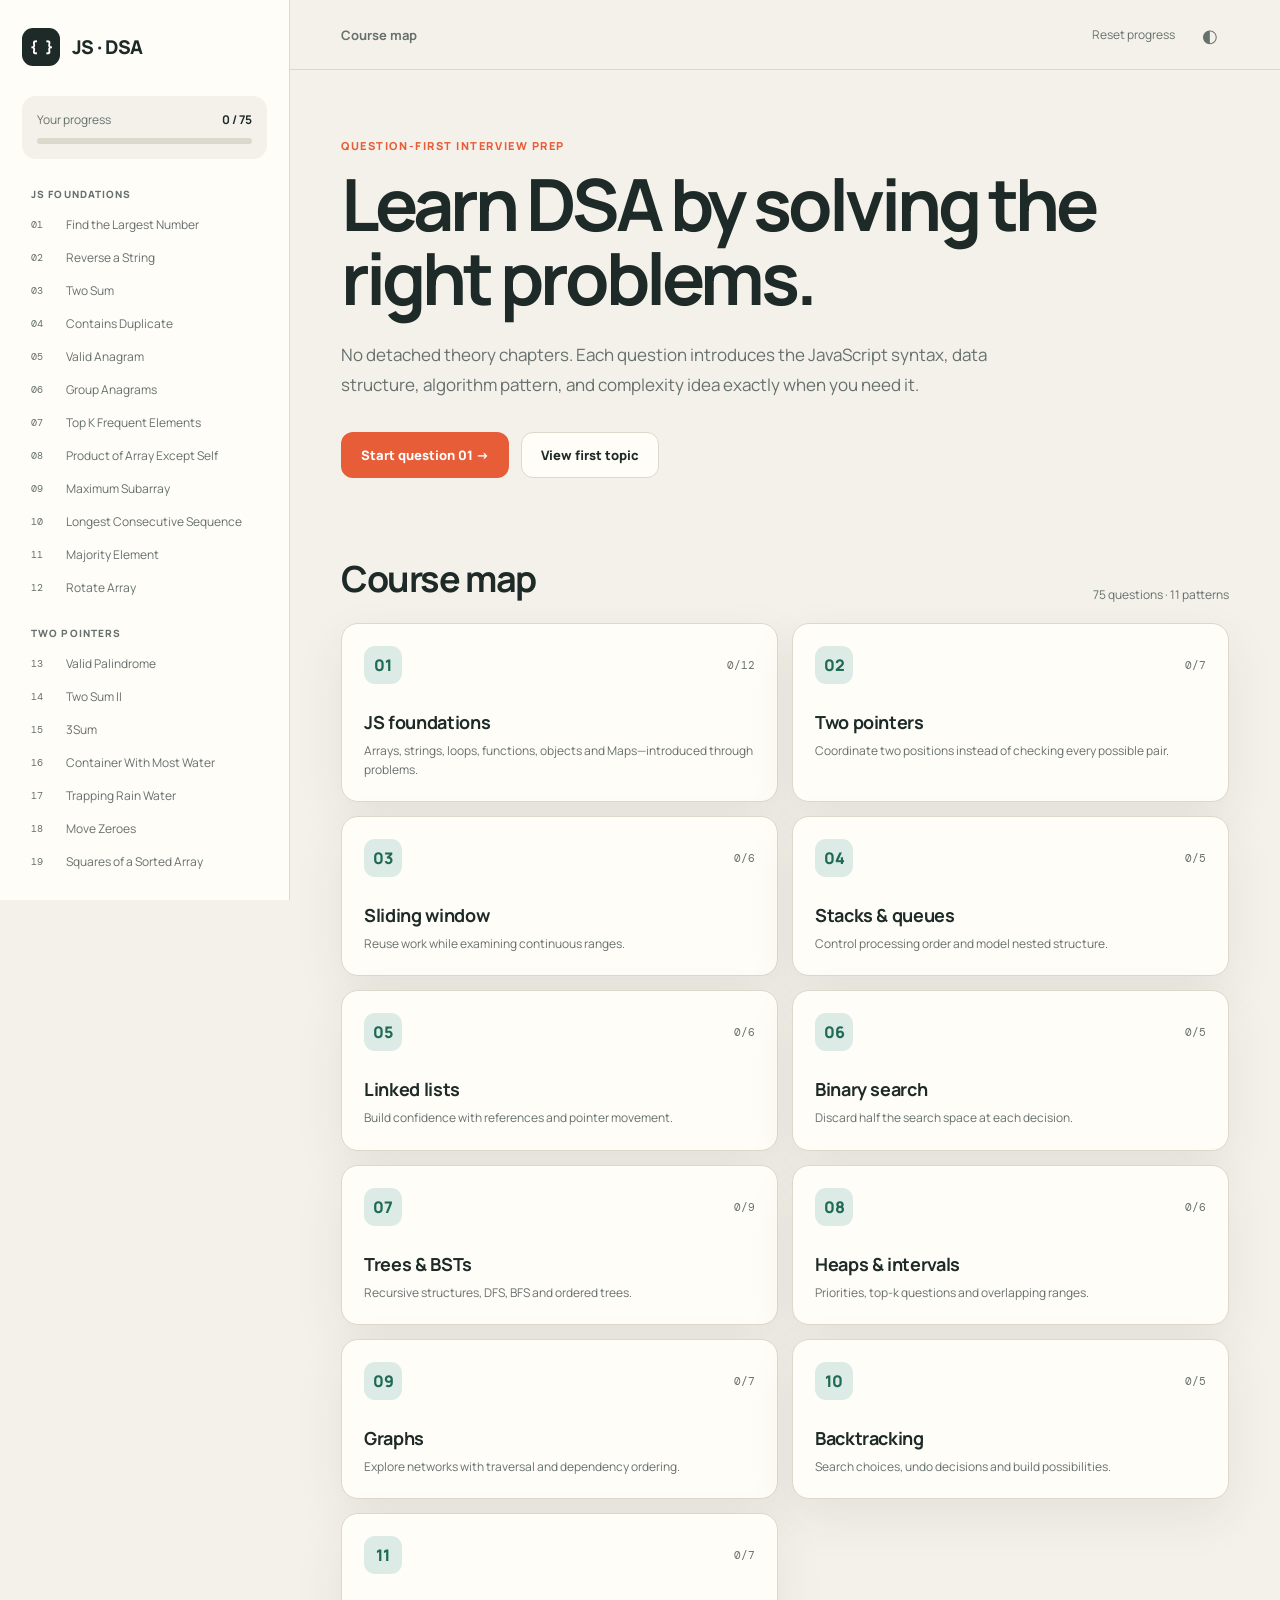
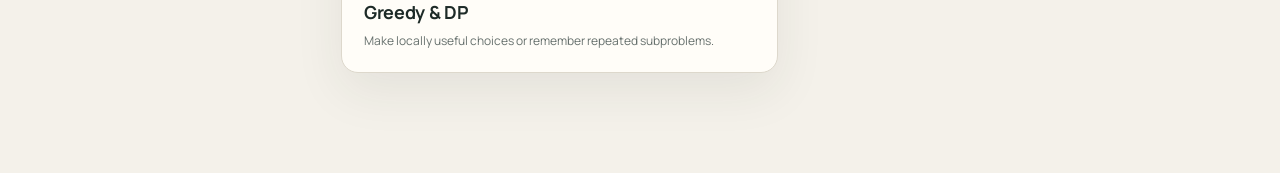
<file: dsa/index.html>
<!doctype html>
<html lang="en">
<head>
  <meta charset="UTF-8" />
  <meta name="viewport" content="width=device-width, initial-scale=1.0" />
  <meta name="description" content="A question-first JavaScript DSA interview course." />
  <title>DSA, one question at a time</title>
  <link rel="preconnect" href="https://fonts.googleapis.com">
  <link rel="preconnect" href="https://fonts.gstatic.com" crossorigin>
  <link href="https://fonts.googleapis.com/css2?family=DM+Mono:wght@400;500&family=Manrope:wght@400;500;600;700;800&display=swap" rel="stylesheet">
  <link rel="stylesheet" href="styles.css" />
</head>
<body>
  <div class="shell">
    <aside class="sidebar" id="sidebar">
      <a class="brand" href="#/">
        <span class="brand-mark">{ }</span>
        <span>JS · DSA</span>
      </a>
      <div class="progress-card">
        <div class="progress-copy"><span>Your progress</span><strong id="progressText">0 / 75</strong></div>
        <div class="progress-track"><span id="progressBar"></span></div>
      </div>
      <nav id="courseNav" aria-label="Course map"></nav>
    </aside>

    <main>
      <header class="topbar">
        <button class="icon-button menu-button" id="menuButton" aria-label="Open course map">☰</button>
        <a href="#/" class="crumb">Course map</a>
        <div class="top-actions">
          <button class="quiet-button" id="resetButton">Reset progress</button>
          <button class="icon-button theme-button" id="themeButton" aria-label="Toggle color theme">◐</button>
        </div>
      </header>
      <div id="app" tabindex="-1"></div>
    </main>
  </div>
  <div class="scrim" id="scrim"></div>
  <script src="questions.js"></script>
  <script src="app.js"></script>
</body>
</html>
</file>
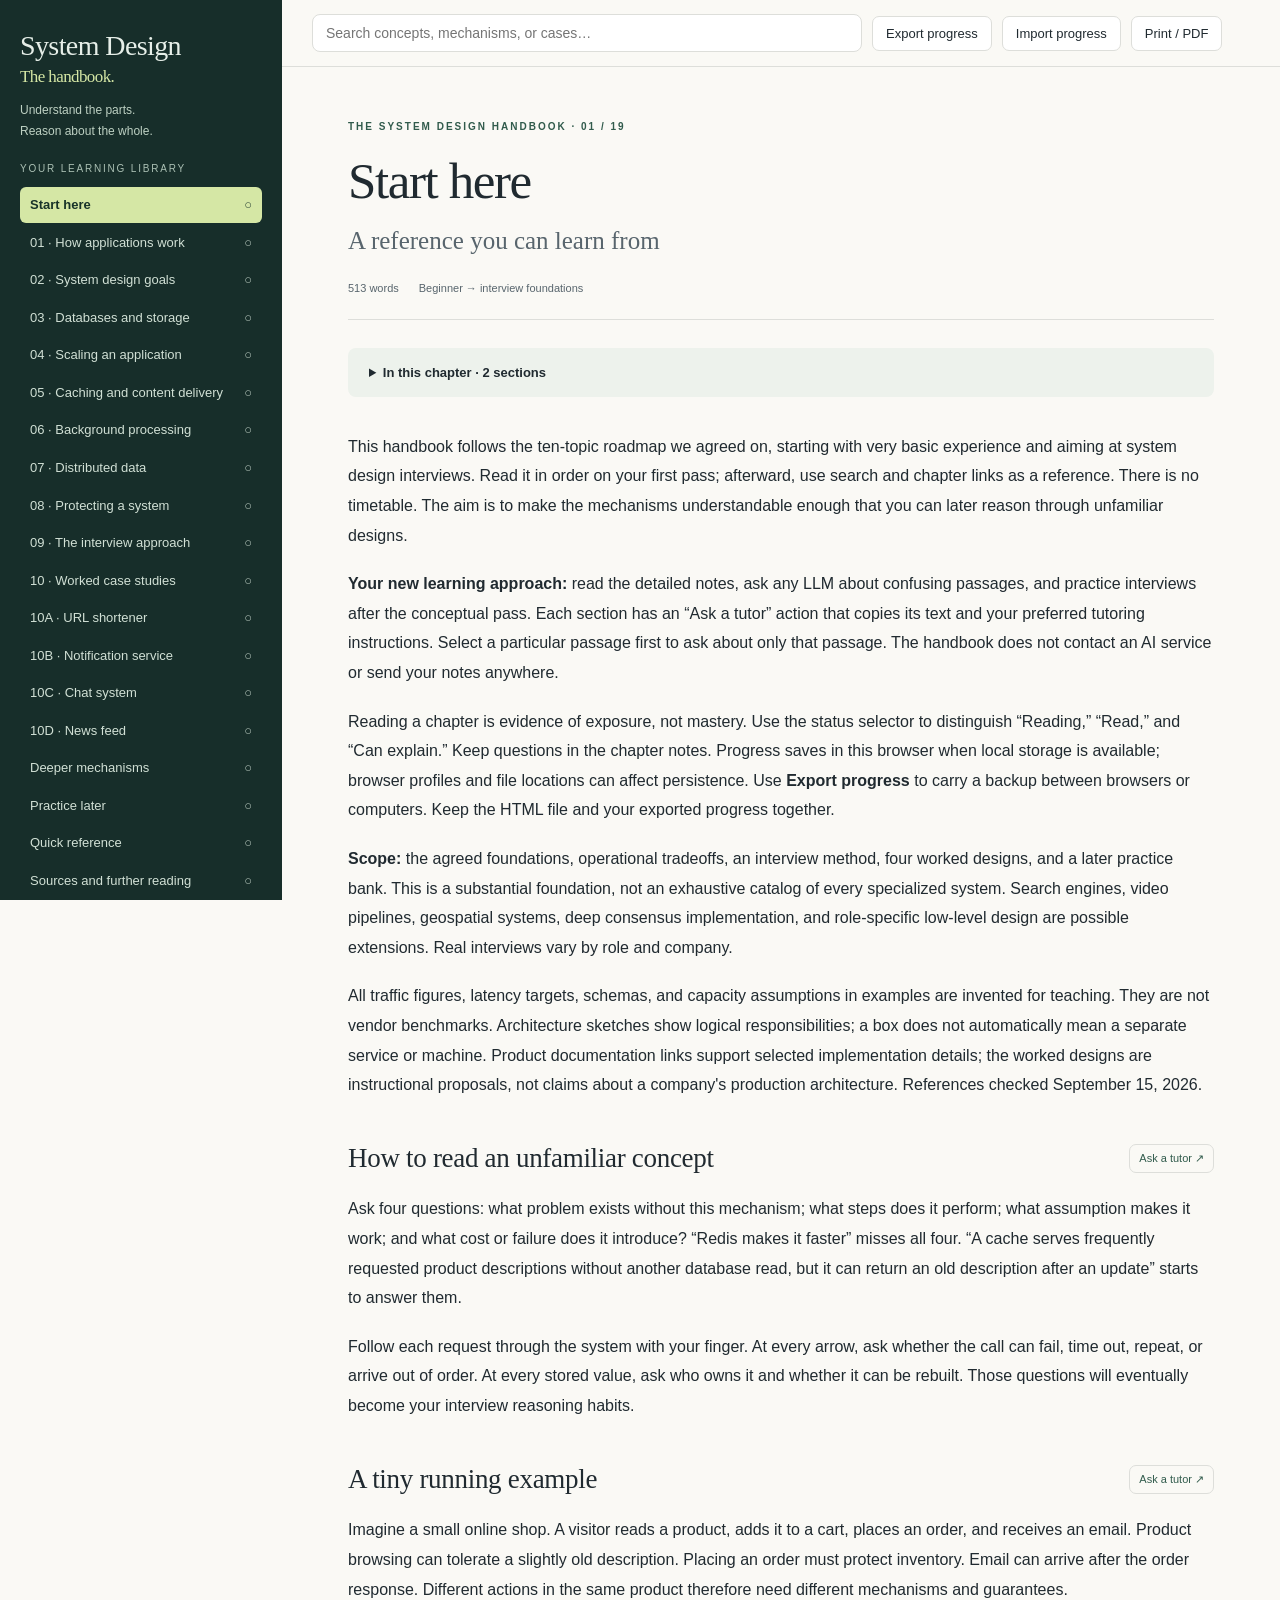
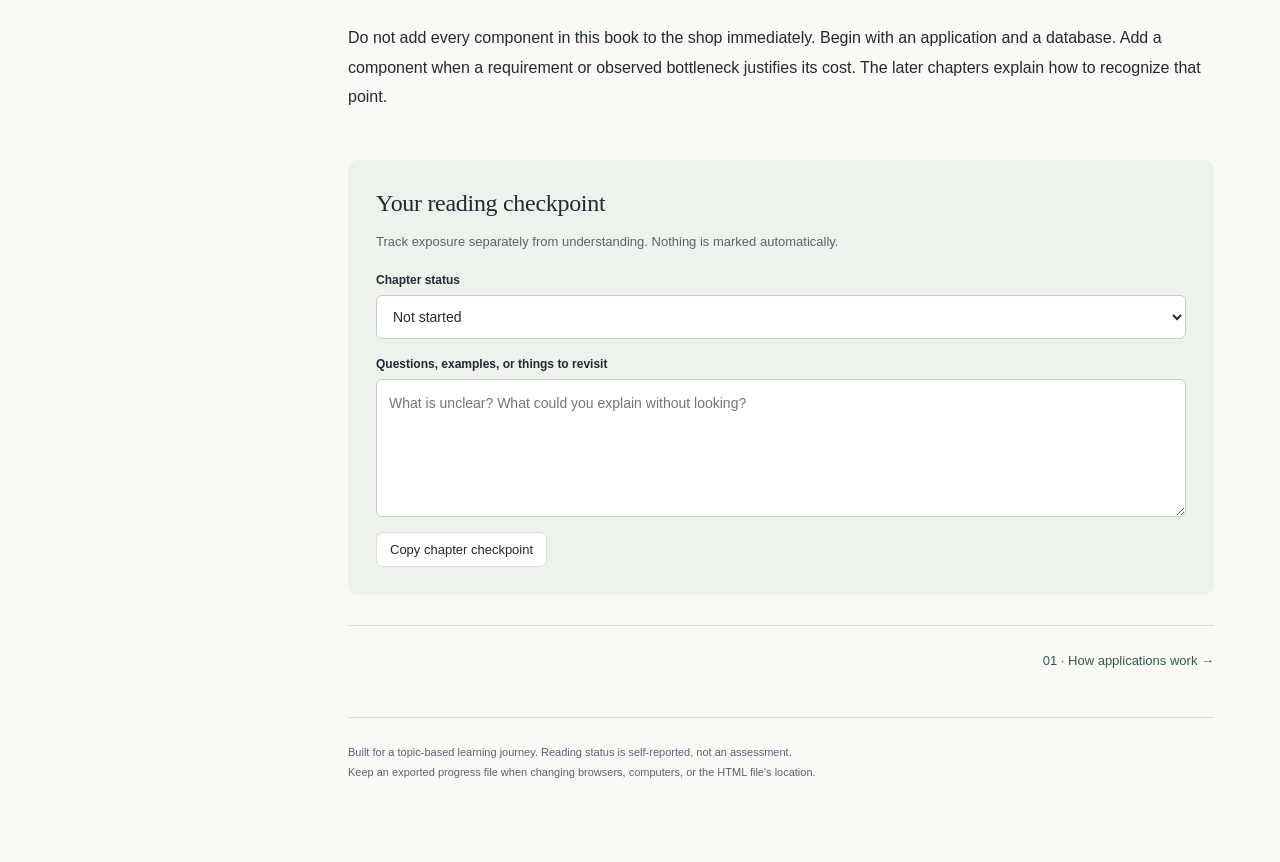
<file: system-design/outputs/system-design-handbook.html>
<!doctype html>
<html lang="en">
<head><meta charset="utf-8"><meta name="viewport" content="width=device-width,initial-scale=1"><meta name="description" content="A portable system design handbook: detailed foundations, worked designs, notes, and AI tutor context."><title>System Design · The Handbook</title>
<style>
:root{--paper:#faf9f5;--card:#fff;--ink:#202a30;--muted:#58656d;--line:#dddeda;--accent:#315b4c;--soft:#edf2ec;--nav:#172e2a;--navtext:#e6eee8;--mono:#f0f1eb;--gold:#d5e7a5;font-family:Inter,ui-sans-serif,-apple-system,BlinkMacSystemFont,"Segoe UI",sans-serif;color:var(--ink);background:var(--paper);font-synthesis:none}*{box-sizing:border-box}body{margin:0}a{color:var(--accent);text-decoration-thickness:1px;text-underline-offset:3px}button,input,select,textarea{font:inherit}button{cursor:pointer}button:focus-visible,a:focus-visible,input:focus-visible,textarea:focus-visible,select:focus-visible,summary:focus-visible{outline:3px solid #b48529;outline-offset:4px}button{border:1px solid var(--line);background:var(--card);color:var(--ink);padding:9px 13px;border-radius:7px;font-size:13px}button:hover{background:var(--soft)}.skip{position:fixed;top:-100px;left:20px;z-index:50;background:white;padding:12px}.skip:focus{top:12px}.sidebar{position:fixed;inset:0 auto 0 0;width:282px;background:var(--nav);color:var(--navtext);padding:30px 20px 20px;overflow:auto;z-index:20}.brand{font-family:Georgia,serif;font-size:28px;line-height:1.12;margin-bottom:14px;letter-spacing:-.6px}.brand small{display:block;font-family:inherit;font-size:17px;color:var(--gold);margin-top:6px}.edition{font-size:10px;letter-spacing:1.8px;text-transform:uppercase;color:#abc0b4;margin:22px 0 13px}.chapter-link{display:flex;justify-content:space-between;gap:8px;text-decoration:none;color:#d1e0d5;padding:9px 10px;font-size:13px;border-radius:6px;line-height:1.35;margin:2px 0}.chapter-link:hover{background:#29423a}.chapter-link.active{background:#d5e7a5;color:#183329;font-weight:650}.nav-state{opacity:.85}.sidebar-foot{border-top:1px solid #41544b;margin-top:20px;padding-top:17px;font-size:12px;color:#b6c9bd;line-height:1.7}.sidebar-foot progress{width:100%;height:5px;accent-color:var(--gold)}.workspace{margin-left:282px}.toolbar{position:sticky;top:0;background:var(--paper);border-bottom:1px solid var(--line);z-index:10;padding:14px 30px;display:flex;align-items:center;gap:10px;flex-wrap:wrap}.search-wrap{position:relative;flex:1;min-width:180px;max-width:550px}.search-wrap input{width:100%;border:1px solid var(--line);background:var(--card);padding:10px 13px;border-radius:8px;color:var(--ink);font-size:14px}.toolbar .menu{display:none}.toolbar label.import{cursor:pointer;border:1px solid var(--line);border-radius:7px;font-size:13px;padding:9px 13px;background:var(--card)}#import{display:none}.content{max-width:990px;margin:auto;padding:54px 62px 80px}.chapter{scroll-margin-top:90px}.chapter[hidden]{display:none}.eyebrow{color:var(--accent);font-size:10px;font-weight:700;letter-spacing:2px;margin-bottom:21px}h1{font-family:Georgia,"Times New Roman",serif;font-size:clamp(34px,4.1vw,51px);line-height:1.1;font-weight:400;letter-spacing:-1.4px;margin:0 0 15px}.subtitle{font-family:Georgia,serif;font-size:25px;line-height:1.35;color:var(--muted);margin:0 0 24px}.chapter-meta{display:flex;gap:20px;font-size:11px;color:var(--muted);padding-bottom:25px;border-bottom:1px solid var(--line)}.chapter-map{background:var(--soft);margin:28px 0 35px;padding:17px 21px;border-radius:8px;font-size:13px}.chapter-map summary{cursor:pointer;font-weight:650}.chapter-map div{display:grid;gap:10px;margin-top:18px;grid-template-columns:1fr 1fr}.chapter-map a{text-decoration:none;line-height:1.5}p,li{font-size:16px;line-height:1.85}p{margin:0 0 19px}strong{font-weight:650}h2{font-family:Georgia,serif;font-weight:400;font-size:27px;line-height:1.25;letter-spacing:-.3px;margin:0}li{padding-left:4px;margin-bottom:9px}ul,ol{padding-left:25px;margin:17px 0 26px}.concept{scroll-margin-top:105px;margin:42px 0}.concept-heading{display:flex;align-items:flex-start;justify-content:space-between;gap:14px;margin-bottom:19px}.ask{flex-shrink:0;color:var(--accent);font-size:11px;padding:7px 9px;margin-top:2px;background:transparent}.table-wrap{overflow-x:auto;margin:24px 0;border:1px solid var(--line);border-radius:7px}table{border-collapse:collapse;width:100%;font-size:13px;line-height:1.7;min-width:480px}th{text-align:left;background:var(--soft);font-weight:650}th,td{padding:13px 16px;vertical-align:top;border-bottom:1px solid var(--line)}tr:last-child td{border-bottom:0}pre{padding:22px;overflow:auto;background:var(--mono);border:1px solid var(--line);border-radius:8px;font-size:12px;line-height:1.8;margin:23px 0;color:var(--ink)}code{font-family:ui-monospace,SFMono-Regular,Consolas,monospace;font-size:.86em;background:var(--mono);padding:2px 4px;border-radius:3px;overflow-wrap:anywhere}pre code{padding:0;font-size:inherit;overflow-wrap:normal;background:transparent}.diagram{background:#edf2e8;color:#203c2e;border-color:#d0ddc6}.learning{padding:28px;background:var(--soft);border-radius:10px;margin:48px 0 30px}.learning h2{font-size:24px;margin-bottom:12px}.learning p{font-size:13px;color:var(--muted)}.learning label{display:block;font-size:12px;font-weight:650;margin:18px 0 8px}.learning select,.learning textarea{display:block;width:100%;border:1px solid #c4cec4;background:var(--card);color:var(--ink);border-radius:6px;padding:12px;font-size:14px;line-height:1.6}.learning textarea{resize:vertical}.learning button{margin-top:15px}.pager{border-top:1px solid var(--line);padding-top:25px;display:flex;justify-content:space-between;gap:25px;font-size:13px;line-height:1.6}.pager a{text-decoration:none}.results{margin-bottom:28px}.results h2{margin-bottom:20px}.result{display:block;text-decoration:none;padding:17px 0;border-bottom:1px solid var(--line)}.result strong{display:block;font-size:17px}.result small{display:block;font-size:11px;color:var(--muted);margin:7px 0}.result p{font-size:13px;color:var(--muted);margin:0;line-height:1.7}.empty{padding:25px;background:var(--soft)}.search-dismiss{margin-bottom:25px}#toast{position:fixed;bottom:24px;left:calc(50% + 100px);transform:translateX(-50%);background:var(--nav);color:#fff;border:1px solid #617f6c;border-radius:9px;padding:13px 20px;font-size:13px;z-index:40;max-width:85vw;box-shadow:0 6px 28px #0002}#toast:empty{display:none}dialog{width:min(740px,93vw);border:1px solid var(--line);border-radius:12px;background:var(--paper);color:var(--ink);padding:28px}dialog::backdrop{background:#10231bb3}dialog h2{margin-bottom:16px}dialog p{font-size:14px}dialog textarea{width:100%;height:310px;font:13px/1.65 ui-monospace,monospace;padding:15px;background:var(--card);color:var(--ink);border:1px solid var(--line);border-radius:6px;resize:vertical}.dialog-actions{display:flex;gap:10px;margin-top:16px}.primary{background:var(--accent);color:white;border-color:var(--accent)}.primary:hover{background:#244d3f}.noscript{padding:18px;background:#ffe8ae;color:#34290d}.print-note{display:none}[hidden]{display:none!important}footer{border-top:1px solid var(--line);padding-top:25px;margin-top:45px;font-size:11px;color:var(--muted);line-height:1.8}.mobile-shade{display:none}
@media(max-width:1100px){.content{padding:40px 34px 70px}.toolbar{padding:12px 24px}.toolbar button,.toolbar label.import{font-size:11px;padding:9px}.sidebar{width:255px}.workspace{margin-left:255px}}
@media(max-width:780px){.sidebar{transform:translateX(-100%);transition:transform .2s;width:282px}.sidebar.open{transform:translateX(0)}.workspace{margin-left:0}.toolbar{padding:12px;gap:7px}.toolbar .menu{display:block}.search-wrap{max-width:none;min-width:170px}.content{padding:32px 22px 55px}.chapter-map div{grid-template-columns:1fr}.concept-heading{flex-wrap:wrap;gap:9px}.concept-heading h2{width:100%}.ask{margin:0}.chapter-meta{flex-wrap:wrap;gap:9px}p,li{font-size:15px}h1{font-size:38px}.subtitle{font-size:22px}pre{padding:16px;font-size:11px}.learning{padding:20px}.mobile-shade.open{display:block;position:fixed;inset:0;background:#0006;z-index:19}#toast{left:50%;width:max-content}.toolbar label.import{display:inline-block}}
@media print{.sidebar,.toolbar,.learning,.ask,.pager,.chapter-map,.results,#toast,dialog,footer,.mobile-shade{display:none!important}.workspace{margin:0}.content{max-width:none;padding:0}.chapter,.chapter[hidden]{display:block!important;break-before:page}.chapter:first-of-type{break-before:auto}.chapter-head{margin-bottom:24px}h1{font-size:30px}h2{font-size:20px}p,li{font-size:10.5pt;line-height:1.55}.concept{margin:23px 0}pre{white-space:pre-wrap;font-size:8pt}table{min-width:0;font-size:9pt}thead{display:table-header-group}tr{break-inside:avoid}.concept-heading{break-after:avoid}.print-note{display:block;font-size:10pt}a{color:inherit}body{background:white}}
</style></head>
<body><a class="skip" href="#main">Skip to reading</a><div class="mobile-shade" id="shade"></div>
<aside class="sidebar" id="sidebar" aria-label="Handbook navigation"><div class="brand">System Design<small>The handbook.</small></div><p style="font-size:12px;line-height:1.7;color:#bdd0c2">Understand the parts.<br>Reason about the whole.</p><div class="edition">Your learning library</div><nav><a class="chapter-link" href="#start" data-chapter="start"><span>Start here</span><span class="nav-state" aria-hidden="true">○</span></a><a class="chapter-link" href="#foundations" data-chapter="foundations"><span>01 · How applications work</span><span class="nav-state" aria-hidden="true">○</span></a><a class="chapter-link" href="#goals" data-chapter="goals"><span>02 · System design goals</span><span class="nav-state" aria-hidden="true">○</span></a><a class="chapter-link" href="#storage" data-chapter="storage"><span>03 · Databases and storage</span><span class="nav-state" aria-hidden="true">○</span></a><a class="chapter-link" href="#scaling" data-chapter="scaling"><span>04 · Scaling an application</span><span class="nav-state" aria-hidden="true">○</span></a><a class="chapter-link" href="#caching" data-chapter="caching"><span>05 · Caching and content delivery</span><span class="nav-state" aria-hidden="true">○</span></a><a class="chapter-link" href="#asynchronous" data-chapter="asynchronous"><span>06 · Background processing</span><span class="nav-state" aria-hidden="true">○</span></a><a class="chapter-link" href="#distributed" data-chapter="distributed"><span>07 · Distributed data</span><span class="nav-state" aria-hidden="true">○</span></a><a class="chapter-link" href="#resilience" data-chapter="resilience"><span>08 · Protecting a system</span><span class="nav-state" aria-hidden="true">○</span></a><a class="chapter-link" href="#interviews" data-chapter="interviews"><span>09 · The interview approach</span><span class="nav-state" aria-hidden="true">○</span></a><a class="chapter-link" href="#cases" data-chapter="cases"><span>10 · Worked case studies</span><span class="nav-state" aria-hidden="true">○</span></a><a class="chapter-link" href="#url-shortener" data-chapter="url-shortener"><span>10A · URL shortener</span><span class="nav-state" aria-hidden="true">○</span></a><a class="chapter-link" href="#notifications" data-chapter="notifications"><span>10B · Notification service</span><span class="nav-state" aria-hidden="true">○</span></a><a class="chapter-link" href="#chat" data-chapter="chat"><span>10C · Chat system</span><span class="nav-state" aria-hidden="true">○</span></a><a class="chapter-link" href="#feed" data-chapter="feed"><span>10D · News feed</span><span class="nav-state" aria-hidden="true">○</span></a><a class="chapter-link" href="#deeper" data-chapter="deeper"><span>Deeper mechanisms</span><span class="nav-state" aria-hidden="true">○</span></a><a class="chapter-link" href="#practice" data-chapter="practice"><span>Practice later</span><span class="nav-state" aria-hidden="true">○</span></a><a class="chapter-link" href="#glossary" data-chapter="glossary"><span>Quick reference</span><span class="nav-state" aria-hidden="true">○</span></a><a class="chapter-link" href="#sources" data-chapter="sources"><span>Sources and further reading</span><span class="nav-state" aria-hidden="true">○</span></a></nav><div class="sidebar-foot"><span id="progress-label">0 chapters read</span><progress id="progress" max="19" value="0" aria-label="Chapters read"></progress><div>14,853 words · 19 chapters<br>Offline · No account needed<br>Edition 1 · September 2026</div></div></aside>
<div class="workspace"><header class="toolbar"><button type="button" class="menu" id="menu" aria-expanded="false" aria-controls="sidebar">Contents</button><div class="search-wrap"><label for="search" class="sr-only" style="position:absolute;width:1px;height:1px;overflow:hidden;clip-path:inset(50%)">Search the whole handbook</label><input id="search" type="search" placeholder="Search concepts, mechanisms, or cases…" autocomplete="off"></div><button id="export" type="button">Export progress</button><label class="import" for="import" tabindex="0" role="button">Import progress</label><input id="import" type="file" accept=".json,application/json"><button id="print" type="button">Print / PDF</button></header>
<main class="content" id="main"><noscript><p class="noscript">All chapters are available below. Search, notes, progress, and tutor-copy actions need JavaScript.</p></noscript><div class="print-note">System Design Handbook · Edition 1 · September 2026. All capacity figures are illustrative.</div><section class="results" id="results" aria-label="Search results" hidden></section><article id="start" class="chapter" tabindex="-1">
    <header class="chapter-head"><div class="eyebrow">THE SYSTEM DESIGN HANDBOOK · 01 / 19</div><h1>Start here</h1><p class="subtitle">A reference you can learn from</p><div class="chapter-meta"><span>513 words</span><span>Beginner → interview foundations</span></div></header>
    <details class="chapter-map"><summary>In this chapter · 2 sections</summary><div><a href="#start-how-to-read-an-unfamiliar-concept">How to read an unfamiliar concept</a><a href="#start-a-tiny-running-example">A tiny running example</a></div></details>
    <p>This handbook follows the ten-topic roadmap we agreed on, starting with very basic experience and aiming at system design interviews. Read it in order on your first pass; afterward, use search and chapter links as a reference. There is no timetable. The aim is to make the mechanisms understandable enough that you can later reason through unfamiliar designs.</p>
<p><strong>Your new learning approach:</strong> read the detailed notes, ask any LLM about confusing passages, and practice interviews after the conceptual pass. Each section has an “Ask a tutor” action that copies its text and your preferred tutoring instructions. Select a particular passage first to ask about only that passage. The handbook does not contact an AI service or send your notes anywhere.</p>
<p>Reading a chapter is evidence of exposure, not mastery. Use the status selector to distinguish “Reading,” “Read,” and “Can explain.” Keep questions in the chapter notes. Progress saves in this browser when local storage is available; browser profiles and file locations can affect persistence. Use <strong>Export progress</strong> to carry a backup between browsers or computers. Keep the HTML file and your exported progress together.</p>
<p><strong>Scope:</strong> the agreed foundations, operational tradeoffs, an interview method, four worked designs, and a later practice bank. This is a substantial foundation, not an exhaustive catalog of every specialized system. Search engines, video pipelines, geospatial systems, deep consensus implementation, and role-specific low-level design are possible extensions. Real interviews vary by role and company.</p>
<p>All traffic figures, latency targets, schemas, and capacity assumptions in examples are invented for teaching. They are not vendor benchmarks. Architecture sketches show logical responsibilities; a box does not automatically mean a separate service or machine. Product documentation links support selected implementation details; the worked designs are instructional proposals, not claims about a company&#x27;s production architecture. References checked September 15, 2026.</p>
<section class="concept" id="start-how-to-read-an-unfamiliar-concept"><div class="concept-heading"><h2>How to read an unfamiliar concept</h2><button class="ask" type="button" aria-label="Ask a tutor about How to read an unfamiliar concept">Ask a tutor ↗</button></div>
<p>Ask four questions: what problem exists without this mechanism; what steps does it perform; what assumption makes it work; and what cost or failure does it introduce? “Redis makes it faster” misses all four. “A cache serves frequently requested product descriptions without another database read, but it can return an old description after an update” starts to answer them.</p>
<p>Follow each request through the system with your finger. At every arrow, ask whether the call can fail, time out, repeat, or arrive out of order. At every stored value, ask who owns it and whether it can be rebuilt. Those questions will eventually become your interview reasoning habits.</p>
</section>
<section class="concept" id="start-a-tiny-running-example"><div class="concept-heading"><h2>A tiny running example</h2><button class="ask" type="button" aria-label="Ask a tutor about A tiny running example">Ask a tutor ↗</button></div>
<p>Imagine a small online shop. A visitor reads a product, adds it to a cart, places an order, and receives an email. Product browsing can tolerate a slightly old description. Placing an order must protect inventory. Email can arrive after the order response. Different actions in the same product therefore need different mechanisms and guarantees.</p>
<p>Do not add every component in this book to the shop immediately. Begin with an application and a database. Add a component when a requirement or observed bottleneck justifies its cost. The later chapters explain how to recognize that point.</p>
</section>
    <aside class="learning"><h2>Your reading checkpoint</h2><p>Track exposure separately from understanding. Nothing is marked automatically.</p><label for="status-start">Chapter status</label><select class="status" id="status-start" data-id="start"><option value="new">Not started</option><option value="reading">Reading</option><option value="read">Read</option><option value="explain">Can explain</option></select><label for="notes-start">Questions, examples, or things to revisit</label><textarea class="notes" id="notes-start" data-id="start" rows="5" placeholder="What is unclear? What could you explain without looking?"></textarea><button class="checkpoint" data-id="start" type="button">Copy chapter checkpoint</button></aside>
    <nav class="pager" aria-label="Adjacent chapters"><span></span><a href="#foundations">01 · How applications work →</a></nav></article>
<article id="foundations" class="chapter" tabindex="-1">
    <header class="chapter-head"><div class="eyebrow">THE SYSTEM DESIGN HANDBOOK · 02 / 19</div><h1>01 · How applications work</h1><p class="subtitle">Follow one request</p><div class="chapter-meta"><span>1,032 words</span><span>Beginner → interview foundations</span></div></header>
    <details class="chapter-map"><summary>In this chapter · 6 sections</summary><div><a href="#foundations-clients-servers-and-processes">Clients, servers, and processes</a><a href="#foundations-what-happens-when-you-open-a-website">What happens when you open a website?</a><a href="#foundations-apis-are-contracts">APIs are contracts</a><a href="#foundations-synchronous-and-asynchronous-work">Synchronous and asynchronous work</a><a href="#foundations-polling-streaming-and-real-time-connections">Polling, streaming, and real-time connections</a><a href="#foundations-sessions-and-trust">Sessions and trust</a></div></details>
    <section class="concept" id="foundations-clients-servers-and-processes"><div class="concept-heading"><h2>Clients, servers, and processes</h2><button class="ask" type="button" aria-label="Ask a tutor about Clients, servers, and processes">Ask a tutor ↗</button></div>
<p>A <strong>client</strong> requests a service; a <strong>server</strong> provides it. Your browser is a client when it asks for a product page. The shop&#x27;s application acts as a server for that request. When the application asks a database for the product, it becomes a client of the database. These are roles in an interaction, not permanent labels for particular kinds of computers.</p>
<p>A <strong>process</strong> is a running program. Several server processes can run on one machine, and one application can run across many machines. An <strong>instance</strong> usually means one running copy of a service. A <strong>port</strong> helps the operating system deliver incoming network traffic to the appropriate endpoint. An IP address identifies a network destination; it is not necessarily a single permanent physical machine.</p>
<p>The <strong>frontend</strong> presents the interface and handles user interactions. The <strong>backend</strong> performs trusted business operations and accesses protected data. Browser validation can help a user correct a form, but the backend must validate the request again: clients can be changed or bypassed. The database stores information that must survive beyond a particular request or application process.</p>
</section>
<section class="concept" id="foundations-what-happens-when-you-open-a-website"><div class="concept-heading"><h2>What happens when you open a website?</h2><button class="ask" type="button" aria-label="Ask a tutor about What happens when you open a website?">Ask a tutor ↗</button></div>
<p>Take <code>https://shop.example/products/42</code>. The browser interprets the scheme (<code>https</code>), hostname (<code>shop.example</code>), and path (<code>/products/42</code>). It may already have reusable information or a connection, so the following is a conceptual path rather than a claim that every page load repeats every step.</p>
<ol>
<li><strong>Find the destination.</strong> DNS resolves the hostname through cached information or a resolver to suitable address records. A DNS response can point toward infrastructure that serves many application machines.</li>
<li><strong>Establish secure communication.</strong> Common HTTP/1.1 and HTTP/2 deployments use TCP and TLS. HTTP/3 uses QUIC over UDP with integrated TLS. TCP provides an ordered byte stream; TLS authenticates the server&#x27;s identity through certificates and protects traffic in transit.</li>
<li><strong>Send a request.</strong> The client sends a method, target, headers, and sometimes a body. Cookies or authorization information may accompany it.</li>
<li><strong>Route and process it.</strong> A proxy or load balancer may choose an application instance. The application validates the request, checks permissions, and retrieves or changes data.</li>
<li><strong>Return a response.</strong> A status code, headers, and optional body travel back. The browser renders the page and may make further requests for images, scripts, and data.</li>
</ol>
<pre class="diagram"><code>Browser → DNS lookup → destination address
Browser ⇄ secure connection ⇄ edge / load balancer
                                 ↓
                            application ⇄ database
                                 ↓
                         response to browser</code></pre>
<p><strong>Why this matters:</strong> a slow page might be caused by network distance, connection setup, an overloaded application, a slow query, or a large image. Adding application servers addresses only some of those possibilities. Separate the stages before choosing an optimization.</p>
<p>HTTP communicates requests and responses, potentially through intermediaries. Its stateless request semantics do not prevent an application from maintaining user sessions. <a href="https://developer.mozilla.org/en-US/docs/Web/HTTP/Guides/Overview" target="_blank" rel="noopener noreferrer">Reference: MDN HTTP overview ↗</a>.</p>
</section>
<section class="concept" id="foundations-apis-are-contracts"><div class="concept-heading"><h2>APIs are contracts</h2><button class="ask" type="button" aria-label="Ask a tutor about APIs are contracts">Ask a tutor ↗</button></div>
<p>An <strong>API</strong> defines how a caller asks for an operation and interprets the result. For an HTTP API, the contract includes the endpoint, request fields, response fields, authentication, errors, pagination, and retry behavior. “We expose an API” is incomplete until a caller knows what a successful response promises.</p>
<pre class=""><code>GET /products/42
→ 200 {&quot;id&quot;:42,&quot;name&quot;:&quot;Desk lamp&quot;,&quot;price_minor&quot;:250000,&quot;currency&quot;:&quot;INR&quot;}

POST /orders
Idempotency-Key: client-generated-operation-id
{&quot;items&quot;:[{&quot;product_id&quot;:42,&quot;quantity&quot;:1}]}
→ 201 {&quot;order_id&quot;:&quot;o_123&quot;,&quot;status&quot;:&quot;pending_payment&quot;}</code></pre>
<p>Representing money as integer minor units avoids many floating-point surprises; currency and its unit rules still need an explicit contract. Do not trust a client-supplied price as the authoritative charge. The server checks the applicable price and inventory.</p>
<p>GET retrieves a representation and should not be used to request a state-changing operation. PUT commonly replaces a resource at a known identifier; PATCH expresses a partial change; POST commonly creates a resource or invokes an operation; DELETE requests removal. Safe and idempotent are different ideas: an idempotent operation has the same intended effect when repeated, but its responses can differ. POST does not automatically become safe to retry because an HTTP library supports retries.</p>
<p>Useful response families: 2xx for successful handling, 4xx for problems with the request or access, and 5xx for server-side failures. <code>202 Accepted</code> means accepted for processing, not completed. <code>429</code> communicates rate limiting. A timeout gives no reliable conclusion about whether a state change occurred.</p>
</section>
<section class="concept" id="foundations-synchronous-and-asynchronous-work"><div class="concept-heading"><h2>Synchronous and asynchronous work</h2><button class="ask" type="button" aria-label="Ask a tutor about Synchronous and asynchronous work">Ask a tutor ↗</button></div>
<p>In a synchronous interaction, the caller waits for the result needed to continue. The order API may synchronously validate inventory and durably create an order. In asynchronous processing, it records work for later execution, such as sending an email. The immediate response must then describe the accepted state honestly.</p>
<p>Asynchronous does not mean faster completion or unlimited capacity. It moves waiting out of the immediate request and lets work be buffered. Users may need a job status endpoint, a notification, or an interface that shows “processing.” Failures must be retried or surfaced somewhere even though the original request has finished.</p>
</section>
<section class="concept" id="foundations-polling-streaming-and-real-time-connections"><div class="concept-heading"><h2>Polling, streaming, and real-time connections</h2><button class="ask" type="button" aria-label="Ask a tutor about Polling, streaming, and real-time connections">Ask a tutor ↗</button></div>
<p><strong>Polling</strong> repeatedly asks whether anything changed. It is simple, but the interval trades freshness against extra requests. <strong>Long polling</strong> keeps a request open until there is an update or a timeout, then the client reconnects. <strong>Server-sent events</strong> provide a server-to-client event stream over HTTP. <strong>WebSockets</strong> support bidirectional messages on a persistent connection.</p>
<p>A persistent connection consumes resources and can disappear when a device sleeps or a network changes. The application still needs authentication, reconnection, missed-event recovery, and sometimes heartbeats. Choosing WebSockets does not provide durable message history or delivery guarantees by itself.</p>
</section>
<section class="concept" id="foundations-sessions-and-trust"><div class="concept-heading"><h2>Sessions and trust</h2><button class="ask" type="button" aria-label="Ask a tutor about Sessions and trust">Ask a tutor ↗</button></div>
<p>After login, an application may give the browser an opaque session identifier that refers to server-side session data, or a signed token containing claims. A signed token protects integrity; it is not automatically encrypted. Revocation, expiry, key rotation, and permission changes need deliberate treatment with either approach.</p>
<p>Authentication asks who you are. Authorization asks whether you can perform this operation on this specific resource. Knowing the URL of another person&#x27;s order must not grant access to it. HTTPS protects the connection; it does not replace object-level permission checks.</p>
<p><strong>Common mistake:</strong> assuming “the browser already checked it” makes backend authorization unnecessary. <strong>Readiness check for later:</strong> explain the route from clicking “place order” to a saved order, and distinguish the work that must finish before responding from the work that can happen afterward.</p>
</section>
    <aside class="learning"><h2>Your reading checkpoint</h2><p>Track exposure separately from understanding. Nothing is marked automatically.</p><label for="status-foundations">Chapter status</label><select class="status" id="status-foundations" data-id="foundations"><option value="new">Not started</option><option value="reading">Reading</option><option value="read">Read</option><option value="explain">Can explain</option></select><label for="notes-foundations">Questions, examples, or things to revisit</label><textarea class="notes" id="notes-foundations" data-id="foundations" rows="5" placeholder="What is unclear? What could you explain without looking?"></textarea><button class="checkpoint" data-id="foundations" type="button">Copy chapter checkpoint</button></aside>
    <nav class="pager" aria-label="Adjacent chapters"><a href="#start">← Start here</a><a href="#goals">02 · System design goals →</a></nav></article>
<article id="goals" class="chapter" tabindex="-1">
    <header class="chapter-head"><div class="eyebrow">THE SYSTEM DESIGN HANDBOOK · 03 / 19</div><h1>02 · System design goals</h1><p class="subtitle">Define what good means</p><div class="chapter-meta"><span>945 words</span><span>Beginner → interview foundations</span></div></header>
    <details class="chapter-map"><summary>In this chapter · 6 sections</summary><div><a href="#goals-functional-requirements-and-quality-requirements">Functional requirements and quality requirements</a><a href="#goals-latency-throughput-and-bandwidth">Latency, throughput, and bandwidth</a><a href="#goals-availability-reliability-and-durability">Availability, reliability, and durability</a><a href="#goals-estimation-without-pretending-to-know-production-numbers">Estimation without pretending to know production numbers</a><a href="#goals-concurrency-queues-and-headroom">Concurrency, queues, and headroom</a><a href="#goals-tradeoffs-are-choices-between-concrete-outcomes">Tradeoffs are choices between concrete outcomes</a></div></details>
    <section class="concept" id="goals-functional-requirements-and-quality-requirements"><div class="concept-heading"><h2>Functional requirements and quality requirements</h2><button class="ask" type="button" aria-label="Ask a tutor about Functional requirements and quality requirements">Ask a tutor ↗</button></div>
<p>Functional requirements describe actions: create a link, send a message, list orders. Quality requirements constrain the behavior: respond within a target, survive a machine failure, prevent duplicate charges, retain records for a defined period. A design can implement the right buttons while failing the quality requirements.</p>
<p>Clarify the important operations separately. For a shop, product descriptions might tolerate 30 seconds of staleness, while inventory reservation needs a concurrency rule that prevents overselling. “The system should be highly available and consistent” is too broad to choose a useful design.</p>
</section>
<section class="concept" id="goals-latency-throughput-and-bandwidth"><div class="concept-heading"><h2>Latency, throughput, and bandwidth</h2><button class="ask" type="button" aria-label="Ask a tutor about Latency, throughput, and bandwidth">Ask a tutor ↗</button></div>
<p><strong>Latency</strong> is elapsed time for one operation. <strong>Throughput</strong> is completed work per unit time, such as requests per second. <strong>Bandwidth</strong> is data transferred per unit time. A system can have high throughput and poor latency when it processes many concurrent requests, each slowly. Large responses may exhaust network capacity before request count becomes a problem.</p>
<p>Break response time into network travel, queue waiting, application processing, database work, and downstream calls. Sequential calls add to the critical path. Independent parallel calls can overlap, but the caller often still waits for the slowest required result. Parallelism also increases concurrent resource use.</p>
<p>Suppose most reads finish in 30 ms, but a few take 2 seconds. The mean can hide a bad experience. The median is the 50th percentile; p95 and p99 describe the latency thresholds that 95% and 99% of measured requests fall at or below. Always specify the operation and measurement window. A p99 target for one backend call is not automatically the same as a p99 target for an entire page.</p>
<p>Fan-out makes slow responses more visible. If a request needs 20 independent calls, and each has a 99% chance of meeting some threshold, the chance all meet it is approximately <code>0.99^20 ≈ 81.8%</code>. Real call latencies may be correlated, so this is an intuition-building calculation rather than a prediction.</p>
</section>
<section class="concept" id="goals-availability-reliability-and-durability"><div class="concept-heading"><h2>Availability, reliability, and durability</h2><button class="ask" type="button" aria-label="Ask a tutor about Availability, reliability, and durability">Ask a tutor ↗</button></div>
<p><strong>Availability</strong> concerns whether users can obtain the specified service. <strong>Reliability</strong> concerns correct operation over time under expected conditions. <strong>Durability</strong> concerns whether acknowledged data survives the failures the storage contract covers. A database can be unavailable while retaining every record. A service can respond quickly while returning incorrect data.</p>
<p>A <strong>single point of failure</strong> is a component whose failure can make the relevant service unavailable. Two application instances do not remove a single database or shared network dependency. A <strong>failure domain</strong> is a collection of things that may fail together: a process, host, rack, zone, or region. Replicas on one host do not protect against loss of that host.</p>
<p>An <strong>SLI</strong> is a measurement, such as the fraction of eligible requests served successfully within a threshold. An <strong>SLO</strong> is its target over a window. An <strong>SLA</strong> is a service agreement that can attach contractual consequences. An error budget is the allowed fraction of bad events implied by the SLO. Define exclusions carefully; excluding failures just to improve a metric defeats its purpose. <a href="https://sre.google/sre-book/service-level-objectives/" target="_blank" rel="noopener noreferrer">Reference: Google SRE on service-level objectives ↗</a>.</p>
<p>For an uptime-based target, 99.9% over 30 days allows approximately 43.2 minutes of downtime. For a request-based SLO, the budget is failed requests, not minutes. Multiplying dependency availabilities gives a rough model only when dependencies are required and failures behave independently; shared failures and fallbacks can change the result substantially.</p>
</section>
<section class="concept" id="goals-estimation-without-pretending-to-know-production-numbers"><div class="concept-heading"><h2>Estimation without pretending to know production numbers</h2><button class="ask" type="button" aria-label="Ask a tutor about Estimation without pretending to know production numbers">Ask a tutor ↗</button></div>
<p>Start with the active users and their actions, not the total number of registered accounts. Imagine 1 million daily active users, each making 20 reads and 2 writes. That gives 20 million reads and 2 million writes per day. Divide by 86,400 seconds for average rates: about 231 reads/s and 23 writes/s. If we assume a 10× peak, the design target becomes roughly 2,315 reads/s and 231 writes/s.</p>
<p>If each write stores 1 KB, raw growth is about 2 GB/day, or 730 GB/year using 365 days and decimal units. Three full copies make that about 2.19 TB before indexes, logs, metadata, free space, backups, or compression. Retention might make a year the wrong horizon. If each read response is 5 KB, peak response payload bandwidth is about 11.6 MB/s before protocol overhead.</p>
<p><strong>Why calculate this?</strong> To determine whether you have a large media problem, a high write-rate problem, a working-set memory problem, or none of those yet. Do not infer that a particular database cannot handle a rate without considering queries, hardware, indexes, payloads, and measurements.</p>
</section>
<section class="concept" id="goals-concurrency-queues-and-headroom"><div class="concept-heading"><h2>Concurrency, queues, and headroom</h2><button class="ask" type="button" aria-label="Ask a tutor about Concurrency, queues, and headroom">Ask a tutor ↗</button></div>
<p>For a stable system, Little&#x27;s Law relates average items in the system, arrival rate, and time in the system: <code>L = λW</code>. At 1,000 requests/s and 0.2 seconds average time, around 200 requests are in flight on average. This does not mean 200 CPU cores are needed; requests can spend much of their time waiting on I/O.</p>
<p>As utilization approaches effective capacity, small bursts and variations can create long queues. Autoscaling takes time to observe load and start instances, so spare capacity and admission control matter. Queuing work does not fix a sustained arrival rate above processing capacity. The backlog continues to grow until something changes.</p>
</section>
<section class="concept" id="goals-tradeoffs-are-choices-between-concrete-outcomes"><div class="concept-heading"><h2>Tradeoffs are choices between concrete outcomes</h2><button class="ask" type="button" aria-label="Ask a tutor about Tradeoffs are choices between concrete outcomes">Ask a tutor ↗</button></div>
<p>Caching may reduce latency and database load while allowing stale reads. Synchronous cross-region replication may protect acknowledged writes against regional loss while adding distance-related delay and reducing availability during link failures. Denormalizing data may speed one query while complicating updates. Explain the gain, cost, and requirement that justifies the choice.</p>
<p><strong>Common mistake:</strong> promising “zero latency, no data loss, always available, low cost” without naming failures or workload limits. <strong>Readiness check for later:</strong> write three measurable requirements for a chat app and explain how losing a typing indicator differs from losing an acknowledged message.</p>
</section>
    <aside class="learning"><h2>Your reading checkpoint</h2><p>Track exposure separately from understanding. Nothing is marked automatically.</p><label for="status-goals">Chapter status</label><select class="status" id="status-goals" data-id="goals"><option value="new">Not started</option><option value="reading">Reading</option><option value="read">Read</option><option value="explain">Can explain</option></select><label for="notes-goals">Questions, examples, or things to revisit</label><textarea class="notes" id="notes-goals" data-id="goals" rows="5" placeholder="What is unclear? What could you explain without looking?"></textarea><button class="checkpoint" data-id="goals" type="button">Copy chapter checkpoint</button></aside>
    <nav class="pager" aria-label="Adjacent chapters"><a href="#foundations">← 01 · How applications work</a><a href="#storage">03 · Databases and storage →</a></nav></article>
<article id="storage" class="chapter" tabindex="-1">
    <header class="chapter-head"><div class="eyebrow">THE SYSTEM DESIGN HANDBOOK · 04 / 19</div><h1>03 · Databases and storage</h1><p class="subtitle">Choose by access pattern</p><div class="chapter-meta"><span>1,302 words</span><span>Beginner → interview foundations</span></div></header>
    <details class="chapter-map"><summary>In this chapter · 8 sections</summary><div><a href="#storage-durable-state-and-access-patterns">Durable state and access patterns</a><a href="#storage-relational-modeling">Relational modeling</a><a href="#storage-indexes-an-extra-structure-with-a-maintenance-cost">Indexes: an extra structure with a maintenance cost</a><a href="#storage-transactions-and-invariants">Transactions and invariants</a><a href="#storage-isolation-levels-without-memorizing-a-slogan">Isolation levels without memorizing a slogan</a><a href="#storage-sql-and-nosql-are-broad-categories">SQL and NoSQL are broad categories</a><a href="#storage-object-storage-files-and-search">Object storage, files, and search</a><a href="#storage-pagination-and-schema-changes">Pagination and schema changes</a></div></details>
    <section class="concept" id="storage-durable-state-and-access-patterns"><div class="concept-heading"><h2>Durable state and access patterns</h2><button class="ask" type="button" aria-label="Ask a tutor about Durable state and access patterns">Ask a tutor ↗</button></div>
<p>A database manages stored information and the operations that read and modify it. A <strong>source of truth</strong> is the authoritative record for a fact. A cache or search index is often a derived representation that can be rebuilt. This distinction determines whether losing a component means slower service or permanent data loss.</p>
<p>Before choosing a database, list the questions the application must answer: fetch an order by ID; list a user&#x27;s recent orders; find all unpaid orders older than an hour. These are <strong>access patterns</strong>. They shape keys, indexes, and sometimes duplicated data. “We have a lot of data” alone is not an access pattern.</p>
</section>
<section class="concept" id="storage-relational-modeling"><div class="concept-heading"><h2>Relational modeling</h2><button class="ask" type="button" aria-label="Ask a tutor about Relational modeling">Ask a tutor ↗</button></div>
<p>A relational database organizes records in tables with defined relationships and constraints. A primary key identifies a row. A foreign key can enforce that a referenced record exists. A unique constraint prevents two rows from owning a value that should be exclusive. These are concurrency-safe mechanisms when enforced by the database, unlike a separate application check followed by a write.</p>
<pre class=""><code>users(id, email UNIQUE, created_at)
products(id, name, current_price_minor, currency)
orders(id, user_id, status, total_minor, currency, created_at)
order_items(order_id, product_id, quantity, unit_price_at_purchase)</code></pre>
<p>An order item stores the price at purchase because changing tomorrow&#x27;s product price must not rewrite yesterday&#x27;s order. This is deliberate historical data, not careless duplication. <strong>Normalization</strong> separates independently maintained facts to reduce inconsistent updates. <strong>Denormalization</strong> duplicates or precomputes information to make specific reads easier or faster. Ask how every duplicate will be updated or reconciled.</p>
<p>Joins combine related rows. They are not inherently unacceptable at scale; their cost depends on cardinality, indexes, the query plan, data placement, and workload. A distributed join across many shards is a different operational problem from an indexed join inside one database.</p>
</section>
<section class="concept" id="storage-indexes-an-extra-structure-with-a-maintenance-cost"><div class="concept-heading"><h2>Indexes: an extra structure with a maintenance cost</h2><button class="ask" type="button" aria-label="Ask a tutor about Indexes: an extra structure with a maintenance cost">Ask a tutor ↗</button></div>
<p>An index helps locate relevant rows without examining every row. Imagine an address book ordered by surname: finding a surname is much easier than scanning an unsorted pile. A B-tree-style index supports ordered lookups and ranges. A hash-style lookup is conceptually suited to equality, while inverted indexes map terms to matching documents.</p>
<p>For <code>WHERE user_id = ? ORDER BY created_at DESC, id DESC LIMIT 20</code>, an index on <code>(user_id, created_at, id)</code> may support the filter and ordering efficiently. Exact index options and traversal behavior depend on the database. A poorly ordered composite index may help one query but not another. Inspect the query plan rather than assuming every named field is sufficient.</p>
<p>Indexes consume space and require work on writes. An index on a field that matches almost every row may not make a broad query cheaper than scanning. Covering a query with indexed values can reduce additional row access, but enlarges the index. <a href="https://www.postgresql.org/docs/current/indexes.html" target="_blank" rel="noopener noreferrer">Reference: PostgreSQL indexes ↗</a>.</p>
</section>
<section class="concept" id="storage-transactions-and-invariants"><div class="concept-heading"><h2>Transactions and invariants</h2><button class="ask" type="button" aria-label="Ask a tutor about Transactions and invariants">Ask a tutor ↗</button></div>
<p>A <strong>transaction</strong> groups changes into a unit with specified correctness guarantees. ACID refers to atomicity, consistency, isolation, and durability. Atomicity means its changes commit together or not at all. Consistency here means preserving defined rules and constraints; it is not the same meaning as replica consistency in distributed systems. Isolation controls what concurrent transactions can observe. Durability concerns persistence after a successful commit under the database&#x27;s configured guarantees.</p>
<p>Consider the last item in stock. Two callers each read <code>stock = 1</code>, both decide it is available, and both create an order. Merely wrapping the read and write in a transaction may not prevent this under the chosen isolation level. One possible implementation performs a conditional update and checks whether a row changed:</p>
<pre class=""><code>UPDATE inventory
SET stock = stock - 1
WHERE product_id = 42 AND stock &gt; 0;
-- If exactly one row changed, create the order in this transaction.
-- Otherwise, report unavailable. Roll back if order creation fails.</code></pre>
<p>The invariant is “stock must not go below zero,” enforced by the actual write condition and transaction design. Multi-item orders require all relevant changes to succeed together or a defined reservation workflow. Concurrent access can also deadlock; applications must handle transaction failures and retry safely where appropriate.</p>
<p><strong>Optimistic concurrency control</strong> reads a version and updates only if that version still matches. If another writer changed it, retry or return a conflict. <strong>Pessimistic locking</strong> holds an appropriate lock while deciding and updating. Optimistic control can work well with infrequent conflicts; heavy contention can cause many retries. Locks avoid some conflicts but introduce waiting and deadlock concerns.</p>
</section>
<section class="concept" id="storage-isolation-levels-without-memorizing-a-slogan"><div class="concept-heading"><h2>Isolation levels without memorizing a slogan</h2><button class="ask" type="button" aria-label="Ask a tutor about Isolation levels without memorizing a slogan">Ask a tutor ↗</button></div>
<p>At Read Committed, successive queries can observe newly committed changes from other transactions. Repeatable Read provides a more stable view, but exact guarantees vary by database. Serializable aims for outcomes equivalent to some serial execution, which can require aborting and retrying transactions. PostgreSQL&#x27;s Repeatable Read can still admit serialization anomalies, while Serializable can reject conflicting executions. <a href="https://www.postgresql.org/docs/current/transaction-iso.html" target="_blank" rel="noopener noreferrer">Reference: PostgreSQL transaction isolation ↗</a>.</p>
<p>For two on-call doctors, each might see the other still on call and independently go off duty. A stable snapshot alone does not necessarily enforce “at least one doctor remains on call.” Identify the invariant, then choose locking, constraints, or isolation that actually protects it. Do not treat a transaction keyword as a universal concurrency solution.</p>
</section>
<section class="concept" id="storage-sql-and-nosql-are-broad-categories"><div class="concept-heading"><h2>SQL and NoSQL are broad categories</h2><button class="ask" type="button" aria-label="Ask a tutor about SQL and NoSQL are broad categories">Ask a tutor ↗</button></div>
<div class="table-wrap"><table><thead><tr><th scope="col">Model</th><th scope="col">Natural fit</th><th scope="col">Questions to ask</th></tr></thead><tbody>
<tr><td>Relational</td><td>Related data, constraints, varied queries, transactional changes</td><td>What indexes, isolation, and scaling approach fit?</td></tr>
<tr><td>Key-value</td><td>Fetch or update by a known key</td><td>Are ranges, relationships, or multi-key transactions needed?</td></tr>
<tr><td>Document</td><td>Retrieve an aggregate with nested fields</td><td>Which fields are indexed, and how large can documents grow?</td></tr>
<tr><td>Wide-column</td><td>Large partitioned datasets with planned key-based access</td><td>Can a partition become too large or too hot?</td></tr>
<tr><td>Graph</td><td>Repeated traversal of relationships</td><td>How deep and selective are traversals?</td></tr>
<tr><td>Search index</td><td>Text retrieval and relevance ranking</td><td>How stale can results be, and where is authoritative data?</td></tr>
</tbody></table></div>
<p>SQL does not mean “cannot scale”; NoSQL does not mean “no schema,” “no transactions,” or “always faster.” Products vary. State the required operations and guarantees first, then choose a model and validate the specific implementation.</p>
</section>
<section class="concept" id="storage-object-storage-files-and-search"><div class="concept-heading"><h2>Object storage, files, and search</h2><button class="ask" type="button" aria-label="Ask a tutor about Object storage, files, and search">Ask a tutor ↗</button></div>
<p>Large photos and videos are often stored as objects, while a database stores their IDs, owners, sizes, and processing state. The application can authorize a scoped upload or download and let the client transfer bytes directly to storage. That avoids routing every large payload through application servers. Handle abandoned uploads, size limits, access control, and cleanup.</p>
<p>A search index is usually a separate read-oriented structure, populated from durable source data. Updates may appear after a delay. If a user deletes a private document, a stale search result must not expose its contents; enforce access on retrieval and design deletion propagation. Backup is another separate concern: live replicas can replicate accidental deletion, so redundancy does not replace recovery copies.</p>
</section>
<section class="concept" id="storage-pagination-and-schema-changes"><div class="concept-heading"><h2>Pagination and schema changes</h2><button class="ask" type="button" aria-label="Ask a tutor about Pagination and schema changes">Ask a tutor ↗</button></div>
<p>Offset pagination asks the database to skip an increasing number of rows and can shift under concurrent inserts. Cursor pagination continues after an ordering key such as <code>(created_at, id)</code>. Use a deterministic tie-breaker because many rows can share a timestamp. Decide whether the view is a snapshot or a moving feed; a cursor alone does not guarantee a frozen dataset.</p>
<p>Schema changes must tolerate old and new application versions overlapping during deployment. A common sequence is add a compatible field, deploy code that can use it, backfill carefully, switch reads, and remove the old field only after old readers and writers are gone. Backfills consume capacity and should be paced.</p>
<p><strong>Common mistake:</strong> choosing storage from brand familiarity before writing the access patterns. <strong>Readiness check for later:</strong> explain the tables, indexes, and concurrent update rule needed to list a user&#x27;s orders and safely buy the last item.</p>
</section>
    <aside class="learning"><h2>Your reading checkpoint</h2><p>Track exposure separately from understanding. Nothing is marked automatically.</p><label for="status-storage">Chapter status</label><select class="status" id="status-storage" data-id="storage"><option value="new">Not started</option><option value="reading">Reading</option><option value="read">Read</option><option value="explain">Can explain</option></select><label for="notes-storage">Questions, examples, or things to revisit</label><textarea class="notes" id="notes-storage" data-id="storage" rows="5" placeholder="What is unclear? What could you explain without looking?"></textarea><button class="checkpoint" data-id="storage" type="button">Copy chapter checkpoint</button></aside>
    <nav class="pager" aria-label="Adjacent chapters"><a href="#goals">← 02 · System design goals</a><a href="#scaling">04 · Scaling an application →</a></nav></article>
<article id="scaling" class="chapter" tabindex="-1">
    <header class="chapter-head"><div class="eyebrow">THE SYSTEM DESIGN HANDBOOK · 05 / 19</div><h1>04 · Scaling an application</h1><p class="subtitle">Add capacity where it helps</p><div class="chapter-meta"><span>869 words</span><span>Beginner → interview foundations</span></div></header>
    <details class="chapter-map"><summary>In this chapter · 7 sections</summary><div><a href="#scaling-start-with-a-simple-baseline">Start with a simple baseline</a><a href="#scaling-stateless-application-instances">Stateless application instances</a><a href="#scaling-load-balancing-and-health">Load balancing and health</a><a href="#scaling-proxies-gateways-and-service-boundaries">Proxies, gateways, and service boundaries</a><a href="#scaling-autoscaling-and-capacity-planning">Autoscaling and capacity planning</a><a href="#scaling-read-replicas-are-not-write-scaling">Read replicas are not write scaling</a><a href="#scaling-bottleneck-reasoning">Bottleneck reasoning</a></div></details>
    <section class="concept" id="scaling-start-with-a-simple-baseline"><div class="concept-heading"><h2>Start with a simple baseline</h2><button class="ask" type="button" aria-label="Ask a tutor about Start with a simple baseline">Ask a tutor ↗</button></div>
<p>A small system can be an application connected to a relational database, with object storage for media if needed. This baseline is understandable and easy to operate. First identify whether a problem is CPU, memory, disk I/O, network, connection count, lock contention, or an inefficient query. More application servers will not repair an unindexed query against the same overloaded database.</p>
<p><strong>Vertical scaling</strong> gives a machine more resources. It can be operationally simple but has size limits, cost steps, and sometimes disruption. <strong>Horizontal scaling</strong> adds instances and distributes work. It introduces routing and coordination, and works best when individual requests can be handled independently.</p>
</section>
<section class="concept" id="scaling-stateless-application-instances"><div class="concept-heading"><h2>Stateless application instances</h2><button class="ask" type="button" aria-label="Ask a tutor about Stateless application instances">Ask a tutor ↗</button></div>
<p>An application instance is stateless for routing purposes when a future request does not depend on private durable state held only by that particular instance. It can still use memory for temporary work and caches. Durable carts, sessions, and jobs need a shared or recoverable home.</p>
<p>Suppose instance A keeps your cart only in its memory. If the next request reaches B, the cart appears empty; if A crashes, it may be lost. A shared database can hold the cart while either instance handles requests. Sticky routing keeps a user attached to A and may be useful for some workloads, but it does not make A&#x27;s memory durable and can create uneven load.</p>
<pre class="diagram"><code>                    ┌→ application A ─┐
Client → balancer ───┼→ application B ─┼→ database
                    └→ application C ─┘
                         shared durable state</code></pre>
</section>
<section class="concept" id="scaling-load-balancing-and-health"><div class="concept-heading"><h2>Load balancing and health</h2><button class="ask" type="button" aria-label="Ask a tutor about Load balancing and health">Ask a tutor ↗</button></div>
<p>A load balancer distributes traffic across eligible backends. Round robin rotates through them; least-connections considers current connections; hashing can route related requests consistently. None automatically accounts for every request&#x27;s computational cost. Layer 4 routing works with transport information; Layer 7 routing can use HTTP information such as host or path.</p>
<p>Health checks help remove unusable instances. A liveness check asks whether a process is alive enough to recover; a readiness check asks whether it should receive traffic. Making every health check fail whenever one shared dependency is briefly slow can remove all capacity simultaneously. Choose what the check means.</p>
<p>When shutting down, stop taking new requests and allow a bounded period for in-flight work to finish. This is <strong>connection draining</strong> or graceful shutdown. Long-lived connections complicate rebalancing: adding a new server does not necessarily move existing WebSocket clients to it.</p>
</section>
<section class="concept" id="scaling-proxies-gateways-and-service-boundaries"><div class="concept-heading"><h2>Proxies, gateways, and service boundaries</h2><button class="ask" type="button" aria-label="Ask a tutor about Proxies, gateways, and service boundaries">Ask a tutor ↗</button></div>
<p>A reverse proxy fronts backend services. An API gateway may centralize routing, authentication checks, quotas, and other cross-cutting behavior. A load balancer&#x27;s primary job is distribution; real products often combine these roles. Explain the responsibility rather than assuming each term requires another independent box.</p>
<p>A modular monolith keeps logical modules within one deployable application. Microservices split responsibilities into independently operated services. This can allow separate deployment and scaling, but introduces network failures, versioning, tracing, cross-service data ownership, and more operational work. “Many users” does not by itself imply microservices.</p>
<p>Service boundaries should reflect meaningful ownership and change patterns. Splitting every database table into a service often turns ordinary joins and transactions into fragile distributed workflows. Start with a boundary you can explain, and keep data ownership clear.</p>
</section>
<section class="concept" id="scaling-autoscaling-and-capacity-planning"><div class="concept-heading"><h2>Autoscaling and capacity planning</h2><button class="ask" type="button" aria-label="Ask a tutor about Autoscaling and capacity planning">Ask a tutor ↗</button></div>
<p>Autoscaling adjusts instance count based on a signal such as CPU, concurrency, or queue age. Pick a signal related to the bottleneck. CPU can be low while every request waits for a saturated database connection pool. Queue age may express worker urgency better than queue length if jobs vary greatly in cost.</p>
<p>If an instance sustainably handles 100 requests/s at the desired latency, a 900 requests/s peak needs more than nine instances when you reserve headroom and failure capacity. If one zone contains half the fleet, surviving its loss at the same service level may require substantial extra capacity. A benchmark at maximum throughput is not necessarily a safe operating target.</p>
<p>Scale-out can overload dependencies. Twenty instances with 100 database connections each could attempt 2,000 connections. Set connection budgets, bound concurrency, and consider pooling. Per-instance settings combine into system-wide load.</p>
</section>
<section class="concept" id="scaling-read-replicas-are-not-write-scaling"><div class="concept-heading"><h2>Read replicas are not write scaling</h2><button class="ask" type="button" aria-label="Ask a tutor about Read replicas are not write scaling">Ask a tutor ↗</button></div>
<p>A read replica can serve suitable reads from another copy of the data. With asynchronous replication, it may lag. Reading immediately after a write can show an old value unless the application routes that read appropriately or uses a consistency mechanism. Replicas still receive replicated writes; adding them does not automatically spread independent writes across shards.</p>
<p>Use caches or replicas for read bottlenecks when their semantics fit. Consider partitioning for data or write bottlenecks only after understanding its cost, explored in chapter 7. Often better queries, batching, or removing unnecessary work are the first improvements.</p>
</section>
<section class="concept" id="scaling-bottleneck-reasoning"><div class="concept-heading"><h2>Bottleneck reasoning</h2><button class="ask" type="button" aria-label="Ask a tutor about Bottleneck reasoning">Ask a tutor ↗</button></div>
<p>If 80% of response time is spent in a database call and application execution is made twice as fast, total latency only improves from 100 units to 90. Optimize the part that dominates the user-visible path. Also distinguish average resource utilization from a single hot key or lock: one serialized operation can limit the whole system while most machines look idle.</p>
<p><strong>Common mistake:</strong> multiplying servers while leaving the actual limiting resource unchanged. <strong>Readiness check for later:</strong> explain what happens to carts, in-flight requests, and database connections when an application instance is added or removed.</p>
</section>
    <aside class="learning"><h2>Your reading checkpoint</h2><p>Track exposure separately from understanding. Nothing is marked automatically.</p><label for="status-scaling">Chapter status</label><select class="status" id="status-scaling" data-id="scaling"><option value="new">Not started</option><option value="reading">Reading</option><option value="read">Read</option><option value="explain">Can explain</option></select><label for="notes-scaling">Questions, examples, or things to revisit</label><textarea class="notes" id="notes-scaling" data-id="scaling" rows="5" placeholder="What is unclear? What could you explain without looking?"></textarea><button class="checkpoint" data-id="scaling" type="button">Copy chapter checkpoint</button></aside>
    <nav class="pager" aria-label="Adjacent chapters"><a href="#storage">← 03 · Databases and storage</a><a href="#caching">05 · Caching and content delivery →</a></nav></article>
<article id="caching" class="chapter" tabindex="-1">
    <header class="chapter-head"><div class="eyebrow">THE SYSTEM DESIGN HANDBOOK · 06 / 19</div><h1>05 · Caching and content delivery</h1><p class="subtitle">Faster reads, extra copies</p><div class="chapter-meta"><span>997 words</span><span>Beginner → interview foundations</span></div></header>
    <details class="chapter-map"><summary>In this chapter · 8 sections</summary><div><a href="#caching-what-a-cache-changes">What a cache changes</a><a href="#caching-cache-aside-step-by-step">Cache-aside, step by step</a><a href="#caching-updates-and-the-stale-fill-race">Updates and the stale-fill race</a><a href="#caching-other-write-strategies">Other write strategies</a><a href="#caching-expiration-eviction-and-invalidation">Expiration, eviction, and invalidation</a><a href="#caching-stampedes-hot-keys-and-negative-caching">Stampedes, hot keys, and negative caching</a><a href="#caching-cdns-and-http-caching">CDNs and HTTP caching</a><a href="#caching-what-happens-when-the-cache-fails">What happens when the cache fails?</a></div></details>
    <section class="concept" id="caching-what-a-cache-changes"><div class="concept-heading"><h2>What a cache changes</h2><button class="ask" type="button" aria-label="Ask a tutor about What a cache changes">Ask a tutor ↗</button></div>
<p>A cache stores a reusable result closer to the caller or in a cheaper-to-access form. It could hold a database row, rendered page, computed recommendation, or image. A <strong>hit</strong> finds a usable entry; a <strong>miss</strong> requires fetching or computing the result elsewhere. The <strong>working set</strong> is the subset actively used over the relevant period, which may be much smaller than all stored data.</p>
<p>Ask whether repeated requests reuse the same result. A public product description is reusable across many people. A highly personalized result may have little sharing. If generating a key or contacting the cache costs almost as much as the original operation, the gain may be small.</p>
<p>An in-process cache avoids a network hop but is private to an instance and disappears on restart. A shared remote cache coordinates reuse across instances but adds a dependency and network overhead. Neither becomes the source of truth just because it is fast.</p>
</section>
<section class="concept" id="caching-cache-aside-step-by-step"><div class="concept-heading"><h2>Cache-aside, step by step</h2><button class="ask" type="button" aria-label="Ask a tutor about Cache-aside, step by step">Ask a tutor ↗</button></div>
<p>In cache-aside, the application checks a cache first. On a miss it reads the database, fills the cache, and returns the value. Consider a product description with a 60-second expiration time:</p>
<pre class="diagram"><code>Request → cache lookup ── hit → return cached product
                     └── miss → read database
                                      ↓
                                 fill cache → return product</code></pre>
<p>The hit ratio is hits divided by eligible lookups. For a simplified serial path with a 2 ms cache lookup and 20 ms database read, 90% hits give expected lookup time <code>0.9×2 + 0.1×(2+20) = 4 ms</code>, excluding cache-fill and other work. More consequentially, approximately 10% of these reads reach the database during steady operation. A cold cache can abruptly reverse that reduction.</p>
</section>
<section class="concept" id="caching-updates-and-the-stale-fill-race"><div class="concept-heading"><h2>Updates and the stale-fill race</h2><button class="ask" type="button" aria-label="Ask a tutor about Updates and the stale-fill race">Ask a tutor ↗</button></div>
<p>A common write strategy updates the authoritative database, then invalidates the cache entry. But a race remains: reader A misses and reads the old database value; writer B commits a new value and invalidates the cache; A then fills the cache with the old value. “Delete the cache after writing” is useful, but not a proof of immediate freshness.</p>
<p>Possible responses include tolerating bounded staleness, coordinating fills and writes, attaching monotonic versions with an appropriate validation mechanism, or bypassing the cache for correctness-critical decisions. Each solution has costs. A TTL limits how long an entry remains cached after its insertion; it does not by itself bound end-to-end staleness when the source is a lagging replica or obsolete values can be reinserted.</p>
<p>For the shop, cached product descriptions may be acceptable, but checkout should validate the actual price and available inventory against the authoritative operation. A browse-page number is not an inventory reservation.</p>
</section>
<section class="concept" id="caching-other-write-strategies"><div class="concept-heading"><h2>Other write strategies</h2><button class="ask" type="button" aria-label="Ask a tutor about Other write strategies">Ask a tutor ↗</button></div>
<p><strong>Write-through</strong> updates the cache as part of the write path, usually alongside backing storage. Clarify ordering, failure handling, and whether there is any actual atomicity across the two stores. <strong>Write-behind</strong> accepts a change into a buffering layer and persists later; it can improve write latency but risks data loss or reordering unless the buffering and replay system provide the required guarantees. <strong>Read-through</strong> places miss-loading behavior behind the cache abstraction rather than directly in application code.</p>
<p>The label alone does not answer “what happens if the process dies between the two writes?” Trace both success and failure before choosing the strategy.</p>
</section>
<section class="concept" id="caching-expiration-eviction-and-invalidation"><div class="concept-heading"><h2>Expiration, eviction, and invalidation</h2><button class="ask" type="button" aria-label="Ask a tutor about Expiration, eviction, and invalidation">Ask a tutor ↗</button></div>
<p>Expiration removes usability after a time rule. Eviction removes entries to reclaim capacity. Invalidation removes or marks data because it changed. LRU-like policies prioritize recently used entries; LFU-like policies consider access frequency. Real implementations may approximate these policies. Redis supports different eviction policies under configured memory limits, and the appropriate policy depends on the workload and whether keys have expirations. <a href="https://redis.io/docs/latest/develop/reference/eviction/" target="_blank" rel="noopener noreferrer">Reference: Redis eviction ↗</a>.</p>
<p>Short TTLs increase freshness but reduce reuse. Long TTLs improve reuse but can extend stale reads. A cache key must include everything that changes the result: tenant, permissions context where relevant, language, query parameters, and data version. Omitting the tenant can leak one customer&#x27;s data to another.</p>
</section>
<section class="concept" id="caching-stampedes-hot-keys-and-negative-caching"><div class="concept-heading"><h2>Stampedes, hot keys, and negative caching</h2><button class="ask" type="button" aria-label="Ask a tutor about Stampedes, hot keys, and negative caching">Ask a tutor ↗</button></div>
<p>A <strong>cache stampede</strong> occurs when many callers miss or expire together and all fetch the same underlying result. Coalescing concurrent loads lets one fetch serve many waiting callers. Randomizing expirations spreads refresh work. Serving a stale value while refreshing can help if that staleness is acceptable. Bound the wait and recover if the loader fails.</p>
<p>A <strong>hot key</strong> receives disproportionate traffic. Sharding by key does not divide one key&#x27;s requests across owners automatically. Local caches, controlled replication, or changing the access pattern can help. A single globally popular item can stress one shard even when average traffic per shard looks small.</p>
<p><strong>Negative caching</strong> remembers that an item does not exist, reducing repeated misses. Use a suitable short lifetime and invalidate when creation occurs if necessary. Otherwise a newly created object may appear missing. Bound cacheable keys so arbitrary requests cannot consume unbounded memory.</p>
</section>
<section class="concept" id="caching-cdns-and-http-caching"><div class="concept-heading"><h2>CDNs and HTTP caching</h2><button class="ask" type="button" aria-label="Ask a tutor about CDNs and HTTP caching">Ask a tutor ↗</button></div>
<p>A content delivery network serves cached content from geographically distributed locations. The origin remains responsible for generating or storing the authoritative content. Static assets with content-based versioned names are particularly convenient: changing the content changes the URL, so old cached bytes do not need to become the new bytes.</p>
<p>HTTP caching rules include freshness lifetimes and validators such as ETags. <code>no-cache</code> allows storage but requires revalidation before reuse; <code>no-store</code> instructs caches not to store the response. Shared caches need correct handling of private and varying responses. These directives have distinct semantics rather than simply meaning “turn caching off.” <a href="https://developer.mozilla.org/en-US/docs/Web/HTTP/Guides/Caching" target="_blank" rel="noopener noreferrer">Reference: MDN HTTP caching ↗</a>.</p>
</section>
<section class="concept" id="caching-what-happens-when-the-cache-fails"><div class="concept-heading"><h2>What happens when the cache fails?</h2><button class="ask" type="button" aria-label="Ask a tutor about What happens when the cache fails?">Ask a tutor ↗</button></div>
<p>Falling back to the database seems natural, but a database sized for only the miss traffic may collapse under the full request rate. Protect it using bounded fallback concurrency, admission control, gradual cache warmup, or degraded responses where permitted. The cache can be optional for data correctness while being essential for serving peak load.</p>
<p><strong>Common mistake:</strong> calling caching a free optimization. <strong>Readiness check for later:</strong> trace a stale-fill race and explain which user operations can tolerate it.</p>
</section>
    <aside class="learning"><h2>Your reading checkpoint</h2><p>Track exposure separately from understanding. Nothing is marked automatically.</p><label for="status-caching">Chapter status</label><select class="status" id="status-caching" data-id="caching"><option value="new">Not started</option><option value="reading">Reading</option><option value="read">Read</option><option value="explain">Can explain</option></select><label for="notes-caching">Questions, examples, or things to revisit</label><textarea class="notes" id="notes-caching" data-id="caching" rows="5" placeholder="What is unclear? What could you explain without looking?"></textarea><button class="checkpoint" data-id="caching" type="button">Copy chapter checkpoint</button></aside>
    <nav class="pager" aria-label="Adjacent chapters"><a href="#scaling">← 04 · Scaling an application</a><a href="#asynchronous">06 · Background processing →</a></nav></article>
<article id="asynchronous" class="chapter" tabindex="-1">
    <header class="chapter-head"><div class="eyebrow">THE SYSTEM DESIGN HANDBOOK · 07 / 19</div><h1>06 · Background processing</h1><p class="subtitle">Decouple work without losing it</p><div class="chapter-meta"><span>884 words</span><span>Beginner → interview foundations</span></div></header>
    <details class="chapter-map"><summary>In this chapter · 7 sections</summary><div><a href="#asynchronous-queues-producers-and-workers">Queues, producers, and workers</a><a href="#asynchronous-queue-versus-publish-subscribe-versus-log">Queue versus publish-subscribe versus log</a><a href="#asynchronous-acknowledgments-and-duplicate-work">Acknowledgments and duplicate work</a><a href="#asynchronous-idempotent-consumers">Idempotent consumers</a><a href="#asynchronous-the-dual-write-problem-and-transactional-outbox">The dual-write problem and transactional outbox</a><a href="#asynchronous-retries-dead-letters-and-ordering">Retries, dead letters, and ordering</a><a href="#asynchronous-backpressure-and-backlog-arithmetic">Backpressure and backlog arithmetic</a></div></details>
    <section class="concept" id="asynchronous-queues-producers-and-workers"><div class="concept-heading"><h2>Queues, producers, and workers</h2><button class="ask" type="button" aria-label="Ask a tutor about Queues, producers, and workers">Ask a tutor ↗</button></div>
<p>A producer creates work; a queue buffers it; a worker consumes and processes it. For the shop, placing an order can persist the order before an email worker contacts a provider. This isolates the checkout path from temporary email slowness and allows a controlled number of workers to process a burst.</p>
<p>A queue changes the failure model. Work might wait, be delivered again, become malformed, or fail permanently. You now need job identity, attempts, timestamps, state, and operational visibility. A response saying “accepted” must correspond to a durable acceptance point if losing accepted work is unacceptable.</p>
</section>
<section class="concept" id="asynchronous-queue-versus-publish-subscribe-versus-log"><div class="concept-heading"><h2>Queue versus publish-subscribe versus log</h2><button class="ask" type="button" aria-label="Ask a tutor about Queue versus publish-subscribe versus log">Ask a tutor ↗</button></div>
<p>A work queue commonly distributes jobs among competing consumers so each job is handled by one worker at a time, subject to redelivery. Publish-subscribe distributes events to multiple subscriptions: an order event may feed email, analytics, and fulfillment independently. A retained log stores an ordered sequence that consumers track with positions and can often replay.</p>
<p>These are models, and products can combine them. An event describes something that happened, such as <code>OrderCreated</code>; a command asks for work, such as <code>SendReceipt</code>. Distinguishing them helps avoid making every consumer believe it exclusively owns a business action.</p>
</section>
<section class="concept" id="asynchronous-acknowledgments-and-duplicate-work"><div class="concept-heading"><h2>Acknowledgments and duplicate work</h2><button class="ask" type="button" aria-label="Ask a tutor about Acknowledgments and duplicate work">Ask a tutor ↗</button></div>
<p>Suppose a worker receives an email job, sends the email, and crashes before acknowledging completion to the queue. The queue cannot know that the external side effect happened, so it may deliver again. If the worker acknowledges before sending and crashes afterward, the email can be lost instead.</p>
<p>At-most-once processing may lose work rather than retry. At-least-once delivery retries but can repeat work. “Exactly once” must name its boundary: updating a database once, processing within a stream system once, and sending an external email once are different claims. Kafka provides scoped transactional processing semantics, but external side effects still require coordination with the destination. <a href="https://kafka.apache.org/40/design/design/" target="_blank" rel="noopener noreferrer">Reference: Apache Kafka design ↗</a>.</p>
</section>
<section class="concept" id="asynchronous-idempotent-consumers"><div class="concept-heading"><h2>Idempotent consumers</h2><button class="ask" type="button" aria-label="Ask a tutor about Idempotent consumers">Ask a tutor ↗</button></div>
<p>Give each operation a stable identifier. A consumer writing to one database can insert that identifier into a table with a unique constraint and perform the corresponding state update in the same transaction. If the identifier already exists, it can avoid reapplying the update. A separate “check if processed” followed by an unrelated write has a race and a crash gap.</p>
<p>For an external provider, a local deduplication table does not atomically cover the provider&#x27;s action. Prefer a provider-supported idempotency key and retain the outcome for reconciliation. If the provider offers no such mechanism, acknowledge the remaining ambiguous failure window. Do not promise guaranteed duplicate-free email simply because you added a queue.</p>
</section>
<section class="concept" id="asynchronous-the-dual-write-problem-and-transactional-outbox"><div class="concept-heading"><h2>The dual-write problem and transactional outbox</h2><button class="ask" type="button" aria-label="Ask a tutor about The dual-write problem and transactional outbox">Ask a tutor ↗</button></div>
<p>Writing an order to a database and publishing an event to a broker are two separate operations. A crash between them can leave an order without an event; reversing the order can publish an event for an order that never commits. An outbox writes both the order and an event record in one database transaction. A relay later publishes committed event records. The relay can publish duplicates, so consumers still need idempotency. <a href="https://docs.aws.amazon.com/en_en/prescriptive-guidance/latest/cloud-design-patterns/transactional-outbox.html" target="_blank" rel="noopener noreferrer">Reference: transactional outbox ↗</a>.</p>
<pre class="diagram"><code>Order request → database transaction
                  ├─ order row
                  └─ outbox event row
                         ↓ relay (can retry)
                       broker → email / fulfillment consumers</code></pre>
<p>An outbox provides a durable intent to publish; it does not remove monitoring or retention decisions. Track relay lag and clean published records safely. Consumers must understand event schema versions. Change data capture, or CDC, observes database changes and can support event propagation, but it also needs ordering, replay, and schema handling.</p>
</section>
<section class="concept" id="asynchronous-retries-dead-letters-and-ordering"><div class="concept-heading"><h2>Retries, dead letters, and ordering</h2><button class="ask" type="button" aria-label="Ask a tutor about Retries, dead letters, and ordering">Ask a tutor ↗</button></div>
<p>Retry transient failures with delay and a limit. A malformed payload will not become valid after a thousand retries. A dead-letter queue stores failed jobs for investigation or controlled reprocessing. It is not success: someone or something must inspect, fix, and replay or discard those jobs deliberately.</p>
<p>Many queues use a visibility timeout or lease while a worker handles a job. If work exceeds it, another worker may receive the same job. Choose a suitable timeout or heartbeat extension, but still assume duplicates can occur. Worker crashes and uncertain network outcomes remain possible.</p>
<p>Parallel workers can complete jobs out of order. If order matters per account, route that account&#x27;s events to an ordered partition or use sequence numbers with a defined conflict rule. Global ordering is more expensive and often unnecessary. Retrying an old event must not undo a newer state transition; state versions or monotonic transitions can help.</p>
</section>
<section class="concept" id="asynchronous-backpressure-and-backlog-arithmetic"><div class="concept-heading"><h2>Backpressure and backlog arithmetic</h2><button class="ask" type="button" aria-label="Ask a tutor about Backpressure and backlog arithmetic">Ask a tutor ↗</button></div>
<p>If arrival rate is 500 jobs/s and workers finish 400 jobs/s, backlog grows by 100 jobs/s: 360,000 jobs in an hour. If capacity later rises to 700 jobs/s while arrival remains 500, the backlog drains at 200 jobs/s, taking 1,800 seconds for those 360,000 jobs. The original 700 figure is not the drain rate because new work continues arriving.</p>
<p>Backpressure slows producers or limits accepted work to protect consumers. Also limit queue storage, payload size, job lifetime, and per-tenant load. Separate urgent transactional jobs from bulk campaigns when they need different latency guarantees. Otherwise a large newsletter can delay a password-reset email behind it.</p>
<p><strong>Common mistake:</strong> claiming “the queue guarantees delivery” without describing durable acceptance, acknowledgments, retries, and external side effects. <strong>Readiness check for later:</strong> explain each crash point between saving an order and sending its receipt.</p>
</section>
    <aside class="learning"><h2>Your reading checkpoint</h2><p>Track exposure separately from understanding. Nothing is marked automatically.</p><label for="status-asynchronous">Chapter status</label><select class="status" id="status-asynchronous" data-id="asynchronous"><option value="new">Not started</option><option value="reading">Reading</option><option value="read">Read</option><option value="explain">Can explain</option></select><label for="notes-asynchronous">Questions, examples, or things to revisit</label><textarea class="notes" id="notes-asynchronous" data-id="asynchronous" rows="5" placeholder="What is unclear? What could you explain without looking?"></textarea><button class="checkpoint" data-id="asynchronous" type="button">Copy chapter checkpoint</button></aside>
    <nav class="pager" aria-label="Adjacent chapters"><a href="#caching">← 05 · Caching and content delivery</a><a href="#distributed">07 · Distributed data →</a></nav></article>
<article id="distributed" class="chapter" tabindex="-1">
    <header class="chapter-head"><div class="eyebrow">THE SYSTEM DESIGN HANDBOOK · 08 / 19</div><h1>07 · Distributed data</h1><p class="subtitle">Copies, partitions, and disagreement</p><div class="chapter-meta"><span>1,192 words</span><span>Beginner → interview foundations</span></div></header>
    <details class="chapter-map"><summary>In this chapter · 9 sections</summary><div><a href="#distributed-why-distribution-is-difficult">Why distribution is difficult</a><a href="#distributed-replication-who-accepts-writes">Replication: who accepts writes?</a><a href="#distributed-consistency-as-observable-behavior">Consistency as observable behavior</a><a href="#distributed-cap-with-the-actual-failure-condition">CAP with the actual failure condition</a><a href="#distributed-quorums-and-their-limits">Quorums and their limits</a><a href="#distributed-consensus-and-safe-leaders">Consensus and safe leaders</a><a href="#distributed-partitioning-and-shard-keys">Partitioning and shard keys</a><a href="#distributed-resharding-and-consistent-hashing">Resharding and consistent hashing</a><a href="#distributed-multi-region-and-recovery">Multi-region and recovery</a></div></details>
    <section class="concept" id="distributed-why-distribution-is-difficult"><div class="concept-heading"><h2>Why distribution is difficult</h2><button class="ask" type="button" aria-label="Ask a tutor about Why distribution is difficult">Ask a tutor ↗</button></div>
<p>When one program changes one local value, it can often inspect a clear result. Across machines, a timeout can mean the other machine failed, the request was lost, the response was lost, or processing is merely slow. Machines also restart independently and do not share a perfectly synchronized clock. Distributed design manages these uncertainties rather than assuming them away.</p>
<p>Start by distinguishing <strong>replication</strong>, which stores copies of data, from <strong>partitioning</strong>, which splits different subsets of data across owners. A system may partition its data and replicate each partition. They solve different problems and can coexist.</p>
</section>
<section class="concept" id="distributed-replication-who-accepts-writes"><div class="concept-heading"><h2>Replication: who accepts writes?</h2><button class="ask" type="button" aria-label="Ask a tutor about Replication: who accepts writes?">Ask a tutor ↗</button></div>
<p>With a single leader, writes go through one authority and followers receive changes. This simplifies ordering for the leader&#x27;s scope. Synchronous replication waits for a specified set of replicas before acknowledgment; asynchronous replication acknowledges before some replicas have received or persisted the change. Define what is acknowledged and which failures the guarantee covers.</p>
<p>Asynchronous replication usually reduces waiting but can lose acknowledged writes if failover promotes a replica that never received them. Synchronous replication can reduce that risk under its failure assumptions but may stop accepting writes when required replicas are unreachable. A replica&#x27;s existence alone says little about the acknowledgment contract.</p>
<p>Multi-leader systems accept writes in multiple places and need a conflict strategy. Leaderless designs can write to multiple replicas with specified read/write participation. These approaches can improve locality or tolerate some failures, but conflict handling, repair, and versions become central. “Use several writable replicas” is the start of a design question.</p>
</section>
<section class="concept" id="distributed-consistency-as-observable-behavior"><div class="concept-heading"><h2>Consistency as observable behavior</h2><button class="ask" type="button" aria-label="Ask a tutor about Consistency as observable behavior">Ask a tutor ↗</button></div>
<p><strong>Linearizability</strong> makes individual operations appear to occur atomically in an order that respects real time. If a write finishes before a read begins, the read must reflect that write or a later one. This is useful for exclusive ownership and some coordination decisions. It can require waiting or rejecting operations when sufficient communication is unavailable.</p>
<p><strong>Eventual consistency</strong> means replicas converge if updates stop and the system&#x27;s propagation and conflict-resolution assumptions hold. It does not specify a maximum delay by itself. <strong>Read-your-writes</strong> helps a user see their own accepted updates. <strong>Monotonic reads</strong> prevent a session from going backward to older versions. These session guarantees can matter even when all users do not see one globally immediate state.</p>
<p>For a profile edit, temporary staleness for other people may be acceptable while the editor should see their change. For reserving the final ticket, concurrent requests need a common ownership rule. Match guarantees to the operation instead of assigning one vague “consistency” setting to the whole product.</p>
</section>
<section class="concept" id="distributed-cap-with-the-actual-failure-condition"><div class="concept-heading"><h2>CAP with the actual failure condition</h2><button class="ask" type="button" aria-label="Ask a tutor about CAP with the actual failure condition">Ask a tutor ↗</button></div>
<p>In the formal CAP setting, a network partition can prevent nodes from communicating. A system cannot then guarantee both linearizable behavior and the formal availability property for every request to a non-failing node. A node that cannot coordinate may have to reject or delay an operation to preserve consistency, or answer without that guarantee. CAP availability is not identical to an uptime SLO. <a href="https://www.cs.princeton.edu/courses/archive/spring22/cos418/papers/cap.pdf" target="_blank" rel="noopener noreferrer">Reference: Gilbert and Lynch&#x27;s CAP paper ↗</a>.</p>
<p>“Pick any two” is a misleading everyday selection rule. Network separation is a condition to handle, and the choice can differ across operations. Even without a partition, stronger coordination can cost latency; CAP does not quantify every normal-operation performance tradeoff.</p>
</section>
<section class="concept" id="distributed-quorums-and-their-limits"><div class="concept-heading"><h2>Quorums and their limits</h2><button class="ask" type="button" aria-label="Ask a tutor about Quorums and their limits">Ask a tutor ↗</button></div>
<p>For a fixed set of N replicas, a write reaching W replicas and a read consulting R replicas overlap when <code>R + W &gt; N</code>. With N=3, W=2 and R=2, at least one replica participates in both sets. That overlap alone does not prove linearizability: concurrent writes, version selection, failed partial writes, and changing or alternative replica sets all matter. Dynamo is an example of a design that explores availability, versioning, and reconciliation tradeoffs. <a href="https://www.allthingsdistributed.com/files/amazon-dynamo-sosp2007.pdf" target="_blank" rel="noopener noreferrer">Reference: Dynamo paper ↗</a>.</p>
<p>Do not quote quorum arithmetic as a guarantee while leaving the read algorithm undefined. The system must know which version to return and how to resolve conflicts. Last-write-wins based on wall clocks can discard meaningful concurrent changes when clocks disagree or writes race.</p>
</section>
<section class="concept" id="distributed-consensus-and-safe-leaders"><div class="concept-heading"><h2>Consensus and safe leaders</h2><button class="ask" type="button" aria-label="Ask a tutor about Consensus and safe leaders">Ask a tutor ↗</button></div>
<p>Consensus helps a group agree on a sequence of decisions despite certain failures. A consensus-backed replicated log can establish a leader and committed operations under its assumptions. Majority-based systems can continue only when the required majority can communicate; three voters typically tolerate one unavailable voter, while five tolerate two. Raft explains this through leader election, log replication, and safety rules. <a href="https://raft.github.io/raft.pdf" target="_blank" rel="noopener noreferrer">Reference: Raft paper ↗</a>.</p>
<p>Leader election alone does not make an old leader harmless. A paused leader may wake up and continue acting. A fencing token is a monotonically increasing authority number that a protected resource checks, rejecting operations from older authorities. This is stronger than merely hoping an expired lock holder notices that its lease ended.</p>
</section>
<section class="concept" id="distributed-partitioning-and-shard-keys"><div class="concept-heading"><h2>Partitioning and shard keys</h2><button class="ask" type="button" aria-label="Ask a tutor about Partitioning and shard keys">Ask a tutor ↗</button></div>
<p>A shard owns some subset of records. Hash partitioning spreads keys by a hash and often balances ordinary key lookups well. Range partitioning groups nearby values, helping range scans but potentially concentrating new writes at one end. Partitioning by tenant can simplify isolation but create a huge shard for a huge tenant.</p>
<p>Choose a shard key from access patterns and load distribution. Partitioning chat history by conversation makes reading one conversation natural, but an exceptionally busy conversation can become hot. Partitioning only by user may make group conversation reads awkward. A key should be examined for data size, read load, write load, and growth.</p>
<p>Cross-shard queries can scatter to many owners and combine results, increasing latency and operational complexity. Cross-shard transactions need coordination or a workflow that tolerates intermediate states. Unique constraints may only be local unless the system provides a global mechanism.</p>
</section>
<section class="concept" id="distributed-resharding-and-consistent-hashing"><div class="concept-heading"><h2>Resharding and consistent hashing</h2><button class="ask" type="button" aria-label="Ask a tutor about Resharding and consistent hashing">Ask a tutor ↗</button></div>
<p>Simple <code>hash(key) mod shard_count</code> changes many assignments when the count changes. Consistent hashing maps keys and owners into a space that can reduce remapping as owners change. Virtual nodes can spread ownership more evenly. This is useful for some caches and distributed stores, but it does not cure a single hot key.</p>
<p>Moving durable data requires more than updating a formula. Copy records, capture concurrent changes, verify catch-up, switch ownership without losing writes, and eventually remove old copies. Routing metadata needs a consistent transition. “We will shard later” is reasonable only if you understand which data and API assumptions make that migration possible.</p>
</section>
<section class="concept" id="distributed-multi-region-and-recovery"><div class="concept-heading"><h2>Multi-region and recovery</h2><button class="ask" type="button" aria-label="Ask a tutor about Multi-region and recovery">Ask a tutor ↗</button></div>
<p>Multiple regions can reduce user distance and survive regional incidents, but write authority becomes harder. An active-passive design usually has one write region and a recovery region. Active-active designs accept traffic in several regions but need explicit data ownership, consistency, and conflict behavior. Cached local reads are easier to distribute than strict global write coordination.</p>
<p><strong>RPO</strong>, recovery point objective, is the acceptable amount of data loss measured backward in time. <strong>RTO</strong>, recovery time objective, is how long restoring service may take. Backups, restore procedures, routing changes, dependency readiness, and capacity all affect recovery. Test restores: a successful backup job does not prove a usable recovery path.</p>
<p><strong>Common mistake:</strong> equating replicas with backups or eventual consistency with a guaranteed one-second delay. <strong>Readiness check for later:</strong> explain what your system does when the leader is unreachable and why a stale replica may be unsafe to promote.</p>
</section>
    <aside class="learning"><h2>Your reading checkpoint</h2><p>Track exposure separately from understanding. Nothing is marked automatically.</p><label for="status-distributed">Chapter status</label><select class="status" id="status-distributed" data-id="distributed"><option value="new">Not started</option><option value="reading">Reading</option><option value="read">Read</option><option value="explain">Can explain</option></select><label for="notes-distributed">Questions, examples, or things to revisit</label><textarea class="notes" id="notes-distributed" data-id="distributed" rows="5" placeholder="What is unclear? What could you explain without looking?"></textarea><button class="checkpoint" data-id="distributed" type="button">Copy chapter checkpoint</button></aside>
    <nav class="pager" aria-label="Adjacent chapters"><a href="#asynchronous">← 06 · Background processing</a><a href="#resilience">08 · Protecting a system →</a></nav></article>
<article id="resilience" class="chapter" tabindex="-1">
    <header class="chapter-head"><div class="eyebrow">THE SYSTEM DESIGN HANDBOOK · 09 / 19</div><h1>08 · Protecting a system</h1><p class="subtitle">Make failure bounded and visible</p><div class="chapter-meta"><span>1,058 words</span><span>Beginner → interview foundations</span></div></header>
    <details class="chapter-map"><summary>In this chapter · 8 sections</summary><div><a href="#resilience-timeouts-are-part-of-the-contract">Timeouts are part of the contract</a><a href="#resilience-retries-can-amplify-an-outage">Retries can amplify an outage</a><a href="#resilience-idempotency-keys-as-a-user-operation-identity">Idempotency keys as a user-operation identity</a><a href="#resilience-circuit-breakers-bulkheads-and-load-shedding">Circuit breakers, bulkheads, and load shedding</a><a href="#resilience-rate-limiting-and-quotas">Rate limiting and quotas</a><a href="#resilience-observability-know-what-users-experience">Observability: know what users experience</a><a href="#resilience-deployments-and-recovery-are-design-work">Deployments and recovery are design work</a><a href="#resilience-security-and-resource-ownership">Security and resource ownership</a></div></details>
    <section class="concept" id="resilience-timeouts-are-part-of-the-contract"><div class="concept-heading"><h2>Timeouts are part of the contract</h2><button class="ask" type="button" aria-label="Ask a tutor about Timeouts are part of the contract">Ask a tutor ↗</button></div>
<p>Every remote call needs a bounded wait. Otherwise slow dependencies can retain threads, memory, and connections until the caller is also unavailable. Distinguish connection setup timeouts from request or overall deadlines. A request with a 500 ms end-to-end budget cannot safely spend 500 ms at every one of three sequential dependencies.</p>
<p>Propagate remaining deadlines where possible. Set values from expected latency distributions and service objectives, then measure false timeouts and actual resource usage. Cancellation can stop unnecessary work, but it may not undo a committed operation. A client timeout means the outcome is unknown, not that the operation never happened.</p>
</section>
<section class="concept" id="resilience-retries-can-amplify-an-outage"><div class="concept-heading"><h2>Retries can amplify an outage</h2><button class="ask" type="button" aria-label="Ask a tutor about Retries can amplify an outage">Ask a tutor ↗</button></div>
<p>Retry when the operation and error permit it, with capped attempts, backoff, jitter, and an overall budget. Jitter spreads retry timing so clients do not surge together. If five layers each make three total attempts, one user request can cause as many as <code>3^5 = 243</code> calls at the deepest layer. Prefer a deliberate retry location. <a href="https://aws.amazon.com/builders-library/timeouts-retries-and-backoff-with-jitter/" target="_blank" rel="noopener noreferrer">Reference: AWS on timeouts, retries, backoff, and jitter ↗</a>.</p>
<p>Retrying a validation error usually wastes resources. Retrying a write after a timeout can duplicate a side effect. Even reads can worsen overload when retried aggressively. Observe retry volume separately from original request volume.</p>
</section>
<section class="concept" id="resilience-idempotency-keys-as-a-user-operation-identity"><div class="concept-heading"><h2>Idempotency keys as a user-operation identity</h2><button class="ask" type="button" aria-label="Ask a tutor about Idempotency keys as a user-operation identity">Ask a tutor ↗</button></div>
<p>A caller supplies the same unique key when retrying the same intended operation. The server scopes it to the caller and operation, stores the request&#x27;s relevant identity and result, and returns a compatible result on a repeat. A key reused with different parameters should be rejected or handled by an explicit contract. Retention must cover the promised retry window. <a href="https://aws.amazon.com/builders-library/making-retries-safe-with-idempotent-APIs/" target="_blank" rel="noopener noreferrer">Reference: AWS on idempotent APIs ↗</a>.</p>
<p>For a database-only order creation, a unique key and transaction can atomically record the order and its idempotency result. Simultaneous requests with the same key require coordination: do not let both pass a pre-check and create separate orders. For payment providers, propagate a stable provider key and reconcile uncertain outcomes rather than issuing a new charge blindly.</p>
</section>
<section class="concept" id="resilience-circuit-breakers-bulkheads-and-load-shedding"><div class="concept-heading"><h2>Circuit breakers, bulkheads, and load shedding</h2><button class="ask" type="button" aria-label="Ask a tutor about Circuit breakers, bulkheads, and load shedding">Ask a tutor ↗</button></div>
<p>A circuit breaker temporarily stops ordinary calls to a repeatedly failing dependency, then cautiously probes recovery. It can fail fast and reduce useless pressure, but its thresholds and fallback need testing. A global breaker can be too broad if only one tenant or endpoint is unhealthy.</p>
<p>Bulkheads isolate resource pools: bulk email should not consume every worker needed by transactional email. Load shedding rejects lower-priority or excess work before saturation destroys useful throughput. Graceful degradation preserves core functionality, such as showing a chronological feed if ranking is unavailable. A fallback is only safe if its semantics are acceptable; an invented payment success is never a valid fallback.</p>
</section>
<section class="concept" id="resilience-rate-limiting-and-quotas"><div class="concept-heading"><h2>Rate limiting and quotas</h2><button class="ask" type="button" aria-label="Ask a tutor about Rate limiting and quotas">Ask a tutor ↗</button></div>
<p>Rate limits constrain request activity over time; quotas may constrain total usage over longer periods. Limit by a meaningful identity such as user, tenant, API key, endpoint, or a combination. IP-only limits can penalize many users behind one network and can be evaded by distributed clients.</p>
<div class="table-wrap"><table><thead><tr><th scope="col">Algorithm</th><th scope="col">How it works</th><th scope="col">Main tradeoff</th></tr></thead><tbody>
<tr><td>Fixed window</td><td>Count requests in a defined interval</td><td>Simple; boundary bursts can exceed the intended short-term rate</td></tr>
<tr><td>Sliding log</td><td>Keep request timestamps for the moving window</td><td>Precise but uses memory and cleanup work per request</td></tr>
<tr><td>Sliding counter</td><td>Approximate recent usage with time buckets</td><td>Lower overhead, approximate boundary behavior</td></tr>
<tr><td>Token bucket</td><td>Refill tokens at rate r up to capacity b; requests spend tokens</td><td>Allows a controlled burst while bounding long-run rate</td></tr>
<tr><td>Leaky bucket</td><td>Drain accepted work at a controlled rate</td><td>Smooths output, but buffering adds delay and needs bounds</td></tr>
</tbody></table></div>
<p>For a token bucket with capacity 100 and refill 10/s, a full bucket can admit a burst of 100 requests, then sustainable admissions approach 10/s for one-token requests. Distributed updates need atomicity. Per-instance buckets multiply the allowance unless coordinated or intentionally divided. Decide whether a limiter outage permits traffic or rejects it based on the protected operation.</p>
</section>
<section class="concept" id="resilience-observability-know-what-users-experience"><div class="concept-heading"><h2>Observability: know what users experience</h2><button class="ask" type="button" aria-label="Ask a tutor about Observability: know what users experience">Ask a tutor ↗</button></div>
<p>Metrics summarize numeric behavior: request rates, latency distributions, errors, saturation, queue age, and replication lag. Logs record individual events with context. Traces connect work across service boundaries using a propagated identifier. They answer different questions; collecting one does not replace the others.</p>
<p>Alert on user impact and actionable precursors. High CPU may be healthy during efficient work; a rising oldest-job age can reveal a delivery problem even with moderate CPU. Track business correctness signals such as orders stuck in a transition or a mismatch between provider payments and internal records. Avoid including secrets and private payloads unnecessarily in logs.</p>
<p>Use bounded metric labels. A separate label for every request ID can create excessive metric cardinality. Put high-cardinality detail in appropriate logs or traces instead. Sampling reduces volume but can miss rare failures unless designed carefully.</p>
</section>
<section class="concept" id="resilience-deployments-and-recovery-are-design-work"><div class="concept-heading"><h2>Deployments and recovery are design work</h2><button class="ask" type="button" aria-label="Ask a tutor about Deployments and recovery are design work">Ask a tutor ↗</button></div>
<p>A rolling deployment replaces instances gradually. A canary sends a small portion of traffic to a new version and compares relevant outcomes before expanding. Blue-green deployment keeps two environments and switches traffic. All need rollback criteria, capacity, and compatibility with overlapping versions and schema changes.</p>
<p>Exercise failure scenarios: kill an instance, delay a dependency, exhaust a pool, restore a backup, and replay a job. The goal is evidence that the design behaves as claimed. A disaster recovery document that has never been exercised is an untested hypothesis.</p>
</section>
<section class="concept" id="resilience-security-and-resource-ownership"><div class="concept-heading"><h2>Security and resource ownership</h2><button class="ask" type="button" aria-label="Ask a tutor about Security and resource ownership">Ask a tutor ↗</button></div>
<p>Apply least privilege to service identities, keep secrets outside source code, encrypt sensitive traffic and storage as required, and validate inputs. Authorization belongs at resource access points even if a gateway authenticated the caller. Signed object URLs should have appropriate scope and expiry. Public short links are identifiers, not a substitute for access control on private data.</p>
<p>Design tenant isolation, deletion propagation, and retention deliberately. A user deletion may need to affect the database, search index, caches, exports, and backup retention policy. “Deleted from the primary table” does not describe the entire lifecycle.</p>
<p><strong>Common mistake:</strong> treating monitoring and recovery as details to add after the architecture. <strong>Readiness check for later:</strong> explain how a slow dependency is prevented from taking down every request, and how you would detect that it is doing so.</p>
</section>
    <aside class="learning"><h2>Your reading checkpoint</h2><p>Track exposure separately from understanding. Nothing is marked automatically.</p><label for="status-resilience">Chapter status</label><select class="status" id="status-resilience" data-id="resilience"><option value="new">Not started</option><option value="reading">Reading</option><option value="read">Read</option><option value="explain">Can explain</option></select><label for="notes-resilience">Questions, examples, or things to revisit</label><textarea class="notes" id="notes-resilience" data-id="resilience" rows="5" placeholder="What is unclear? What could you explain without looking?"></textarea><button class="checkpoint" data-id="resilience" type="button">Copy chapter checkpoint</button></aside>
    <nav class="pager" aria-label="Adjacent chapters"><a href="#distributed">← 07 · Distributed data</a><a href="#interviews">09 · The interview approach →</a></nav></article>
<article id="interviews" class="chapter" tabindex="-1">
    <header class="chapter-head"><div class="eyebrow">THE SYSTEM DESIGN HANDBOOK · 10 / 19</div><h1>09 · The interview approach</h1><p class="subtitle">Build a reasoned proposal</p><div class="chapter-meta"><span>752 words</span><span>Beginner → interview foundations</span></div></header>
    <details class="chapter-map"><summary>In this chapter · 7 sections</summary><div><a href="#interviews-clarify-before-drawing">Clarify before drawing</a><a href="#interviews-estimate-only-what-informs-a-decision">Estimate only what informs a decision</a><a href="#interviews-state-apis-and-data-ownership">State APIs and data ownership</a><a href="#interviews-draw-a-baseline-and-trace-the-paths">Draw a baseline and trace the paths</a><a href="#interviews-go-deep-where-the-design-is-distinctive">Go deep where the design is distinctive</a><a href="#interviews-explain-decisions-with-a-reusable-sentence-structure">Explain decisions with a reusable sentence structure</a><a href="#interviews-what-to-avoid">What to avoid</a></div></details>
    <section class="concept" id="interviews-clarify-before-drawing"><div class="concept-heading"><h2>Clarify before drawing</h2><button class="ask" type="button" aria-label="Ask a tutor about Clarify before drawing">Ask a tutor ↗</button></div>
<p>An interview prompt such as “design chat” leaves many valid products open. Ask about one-to-one versus group chat, expected group size, history, offline delivery, attachments, message order, and delivery expectations. Then state the scope you will design. Clarification is a way to make decisions defensible, not a ritual list of questions unrelated to the architecture.</p>
<p>Identify the core user journeys and the most important quality requirements. If the interviewer does not specify scale, propose illustrative assumptions and invite correction. Say which assumption changes the design: enormous groups affect fan-out; global strict ordering affects coordination; large attachments affect bandwidth and storage.</p>
</section>
<section class="concept" id="interviews-estimate-only-what-informs-a-decision"><div class="concept-heading"><h2>Estimate only what informs a decision</h2><button class="ask" type="button" aria-label="Ask a tutor about Estimate only what informs a decision">Ask a tutor ↗</button></div>
<p>Calculate average and peak request rates, payload sizes, retention, and any unusual fan-out. Keep units visible. Read requests per day are not requests per second; concurrent connections are not daily active users. A rough correct magnitude is more useful than precise arithmetic built on an irrelevant assumption.</p>
<p>Capacity numbers do not prove a design can meet its target. Identify what you would benchmark: a query shape, the connection gateway&#x27;s memory usage, or a worker&#x27;s provider-limited throughput. Explain the headroom needed for a failure as well as the steady-state capacity.</p>
</section>
<section class="concept" id="interviews-state-apis-and-data-ownership"><div class="concept-heading"><h2>State APIs and data ownership</h2><button class="ask" type="button" aria-label="Ask a tutor about State APIs and data ownership">Ask a tutor ↗</button></div>
<p>Sketch the few APIs that express the core journeys and the records that support them. Mark unique keys, ordered query keys, and any operation that must update several records atomically. Name the source of truth for each important fact. Distinguish accepted, committed, delivered, and read states instead of treating them all as “success.”</p>
<p>For distributed workflows, list the states explicitly. An order might move through pending, reserved, paid, fulfilled, cancelled, or refunding. A <strong>saga</strong> coordinates a sequence of local transactions with compensating actions when later steps fail. Compensation is a new business action, such as releasing stock or issuing a refund; it does not magically erase an external effect or restore every observation of the past. Compensation can fail and needs retry and reconciliation.</p>
</section>
<section class="concept" id="interviews-draw-a-baseline-and-trace-the-paths"><div class="concept-heading"><h2>Draw a baseline and trace the paths</h2><button class="ask" type="button" aria-label="Ask a tutor about Draw a baseline and trace the paths">Ask a tutor ↗</button></div>
<p>Begin with the fewest components that meet the requirements. Trace a write from request to durable acknowledgment, then trace a read from request to returned data. Add asynchronous side effects afterward. Name the purpose of every box and arrow. If you cannot explain a component&#x27;s specific job, reconsider whether it belongs.</p>
<p>Then ask where load concentrates and where failure creates unacceptable behavior. Add a cache because repeat reads strain storage and staleness is acceptable. Add a queue because a side effect can be delayed and needs durable retry. Add partitioning because the data or write workload requires distribution. These are causal explanations an interviewer can challenge.</p>
</section>
<section class="concept" id="interviews-go-deep-where-the-design-is-distinctive"><div class="concept-heading"><h2>Go deep where the design is distinctive</h2><button class="ask" type="button" aria-label="Ask a tutor about Go deep where the design is distinctive">Ask a tutor ↗</button></div>
<p>A URL shortener needs collision-safe identifiers and a fast redirect path. Chat needs connection routing, per-conversation ordering, and reconnect recovery. A feed needs a fan-out strategy. Spend depth on those mechanisms rather than repeating the same list of generic components in every case.</p>
<p>Useful deep-dive questions include: what if the response is lost after a commit; what if one key becomes 100 times hotter; what if a replica is a minute behind; what if a worker runs twice; what if a whole zone disappears? Trace one scenario precisely instead of saying “we add redundancy.”</p>
</section>
<section class="concept" id="interviews-explain-decisions-with-a-reusable-sentence-structure"><div class="concept-heading"><h2>Explain decisions with a reusable sentence structure</h2><button class="ask" type="button" aria-label="Ask a tutor about Explain decisions with a reusable sentence structure">Ask a tutor ↗</button></div>
<p>“Because [requirement], I would use [mechanism]. It works by [important steps]. This costs [latency, complexity, money, or weaker guarantee]. If [changed condition], I would reconsider [alternative].” This structure forces the connection between the requirement and the component.</p>
<p>Example: “Because receipts can arrive after checkout, I would publish durable email work through an outbox and queue. Workers can retry without blocking the order response. This adds eventual delivery and duplicate-handling concerns. If immediate confirmation is legally or operationally required, I would clarify the acceptance contract and provider constraints.”</p>
</section>
<section class="concept" id="interviews-what-to-avoid"><div class="concept-heading"><h2>What to avoid</h2><button class="ask" type="button" aria-label="Ask a tutor about What to avoid">Ask a tutor ↗</button></div>
<p>Do not open with brand names. Do not claim one database handles every workload or that microservices solve scale automatically. Do not draw redundant boxes without explaining failover. Do not promise exactly-once external actions without an actual coordination mechanism. Do not make the design more complicated just to use every concept in the handbook.</p>
<p>If you are uncertain, state the assumption and what you would verify. “I expect the query to use this composite index, and would confirm the plan under realistic data distribution” is stronger than inventing a benchmark. Interview readiness comes from explaining and adapting a design, which is why the later practice stage matters.</p>
</section>
    <aside class="learning"><h2>Your reading checkpoint</h2><p>Track exposure separately from understanding. Nothing is marked automatically.</p><label for="status-interviews">Chapter status</label><select class="status" id="status-interviews" data-id="interviews"><option value="new">Not started</option><option value="reading">Reading</option><option value="read">Read</option><option value="explain">Can explain</option></select><label for="notes-interviews">Questions, examples, or things to revisit</label><textarea class="notes" id="notes-interviews" data-id="interviews" rows="5" placeholder="What is unclear? What could you explain without looking?"></textarea><button class="checkpoint" data-id="interviews" type="button">Copy chapter checkpoint</button></aside>
    <nav class="pager" aria-label="Adjacent chapters"><a href="#resilience">← 08 · Protecting a system</a><a href="#cases">10 · Worked case studies →</a></nav></article>
<article id="cases" class="chapter" tabindex="-1">
    <header class="chapter-head"><div class="eyebrow">THE SYSTEM DESIGN HANDBOOK · 11 / 19</div><h1>10 · Worked case studies</h1><p class="subtitle">Read the decisions, not just the boxes</p><div class="chapter-meta"><span>153 words</span><span>Beginner → interview foundations</span></div></header>
    <details class="chapter-map"><summary>In this chapter · 0 sections</summary><div></div></details>
    <p>The next four chapters apply the foundations. Each is one defensible proposal under explicit invented requirements. Read requirements first, follow the request paths, then examine the failure cases. These are teaching designs rather than production descriptions of named companies.</p>
<div class="table-wrap"><table><thead><tr><th scope="col">Case</th><th scope="col">Main lesson</th><th scope="col">Prerequisites</th></tr></thead><tbody>
<tr><td>URL shortener</td><td>Key generation, read-heavy paths, cache semantics</td><td>Chapters 1–5 and 7–8</td></tr>
<tr><td>Notification service</td><td>Durable jobs, retries, provider ambiguity</td><td>Chapters 3, 6, and 8</td></tr>
<tr><td>Chat</td><td>Persistent connections, ordering, reconnect recovery</td><td>Chapters 1, 6, and 7</td></tr>
<tr><td>News feed</td><td>Fan-out, derived views, freshness and authorization</td><td>Chapters 3, 5–8</td></tr>
</tbody></table></div>
<p>You can inspect the later practice bank without answering it yet. Read solutions as examples of reasoning, then eventually close them and construct your own proposal. Memorizing a diagram will not prepare you for a changed requirement.</p>
    <aside class="learning"><h2>Your reading checkpoint</h2><p>Track exposure separately from understanding. Nothing is marked automatically.</p><label for="status-cases">Chapter status</label><select class="status" id="status-cases" data-id="cases"><option value="new">Not started</option><option value="reading">Reading</option><option value="read">Read</option><option value="explain">Can explain</option></select><label for="notes-cases">Questions, examples, or things to revisit</label><textarea class="notes" id="notes-cases" data-id="cases" rows="5" placeholder="What is unclear? What could you explain without looking?"></textarea><button class="checkpoint" data-id="cases" type="button">Copy chapter checkpoint</button></aside>
    <nav class="pager" aria-label="Adjacent chapters"><a href="#interviews">← 09 · The interview approach</a><a href="#url-shortener">10A · URL shortener →</a></nav></article>
<article id="url-shortener" class="chapter" tabindex="-1">
    <header class="chapter-head"><div class="eyebrow">THE SYSTEM DESIGN HANDBOOK · 12 / 19</div><h1>10A · URL shortener</h1><p class="subtitle">A read-heavy system</p><div class="chapter-meta"><span>744 words</span><span>Beginner → interview foundations</span></div></header>
    <details class="chapter-map"><summary>In this chapter · 7 sections</summary><div><a href="#url-shortener-scope-and-scale">Scope and scale</a><a href="#url-shortener-api-and-records">API and records</a><a href="#url-shortener-generating-a-short-code">Generating a short code</a><a href="#url-shortener-architecture-and-create-path">Architecture and create path</a><a href="#url-shortener-redirect-path-and-freshness">Redirect path and freshness</a><a href="#url-shortener-failure-and-growth">Failure and growth</a><a href="#url-shortener-challenge-deletion-must-take-effect-immediately">Challenge: deletion must take effect immediately</a></div></details>
    <section class="concept" id="url-shortener-scope-and-scale"><div class="concept-heading"><h2>Scope and scale</h2><button class="ask" type="button" aria-label="Ask a tutor about Scope and scale">Ask a tutor ↗</button></div>
<p>We allow authenticated users to create short links and optional expiration times. Anyone with a public link can resolve it. We exclude custom aliases initially. Assume 1 million new links/day and 100 million redirects/day, with a 10× peak. That is about 12 average creations/s and 1,157 average redirects/s, or approximately 116 and 11,574 at the assumed peak.</p>
<p>Assume 500 bytes per link record including its stored fields for rough planning: 0.5 GB/day and about 182.5 GB/year raw. Indexes, copies, and backups add space. The scale suggests an asymmetric design: redirects need more capacity than creation. We target p99 service latency under 100 ms for redirects in the chosen serving region, excluding client network time; this is a teaching target that would need measurement.</p>
</section>
<section class="concept" id="url-shortener-api-and-records"><div class="concept-heading"><h2>API and records</h2><button class="ask" type="button" aria-label="Ask a tutor about API and records">Ask a tutor ↗</button></div>
<pre class=""><code>POST /links {destination, expires_at?}
→ 201 {code, short_url}

GET /{code}
→ redirect response with Location header, or 404/410

links(code PRIMARY KEY, owner_id, destination, created_at,
      expires_at, disabled_at, version)</code></pre>
<p>Validate allowed URL schemes and size. Public redirect services need abuse controls and a takedown path. If the application later fetches destinations for previews, that creates an additional server-side request safety problem; the redirect-only design does not need to fetch the destination itself.</p>
</section>
<section class="concept" id="url-shortener-generating-a-short-code"><div class="concept-heading"><h2>Generating a short code</h2><button class="ask" type="button" aria-label="Ask a tutor about Generating a short code">Ask a tutor ↗</button></div>
<p>One option is a random base62 code using digits and letters. Eight characters provide <code>62^8 ≈ 2.18×10^14</code> possibilities. That does not mean collisions can be ignored: for n random draws, the expected number of colliding pairs is approximately <code>n(n−1)/(2M)</code> while occupancy is low. At 100 million links, this is about 23 pairs for this space. A unique database constraint plus retry handles collisions correctly.</p>
<p>Another option encodes a unique numeric ID in base62. This avoids random collisions when ID allocation is correct, but predictable codes can reveal creation patterns and make enumeration easier. Distributed ID allocation introduces its own coordination or clock assumptions. Neither choice makes a public link an authorization secret.</p>
</section>
<section class="concept" id="url-shortener-architecture-and-create-path"><div class="concept-heading"><h2>Architecture and create path</h2><button class="ask" type="button" aria-label="Ask a tutor about Architecture and create path">Ask a tutor ↗</button></div>
<pre class="diagram"><code>Create client → balancer → link application → links database
Redirect client → balancer → redirect application → cache
                                                   └ miss → links database
Redirect application → bounded analytics path → analytics workers</code></pre>
<p>Initially the two application roles can be modules in one deployment. On creation, authenticate, validate, generate the code, insert under the unique constraint, retry a collision, then return the committed link. If creation requests are retried after timeouts, an idempotency key can prevent accidental extra links when that matters to the API contract.</p>
</section>
<section class="concept" id="url-shortener-redirect-path-and-freshness"><div class="concept-heading"><h2>Redirect path and freshness</h2><button class="ask" type="button" aria-label="Ask a tutor about Redirect path and freshness">Ask a tutor ↗</button></div>
<p>Look up the code in cache, load from the database on a miss, check expiration and disabled state, then return a redirect. If links are mutable or revocable, a temporary redirect and deliberate cache controls provide more control than a permanently cached redirect. Browser and intermediary behavior must be considered; server-side invalidation cannot retract a destination already learned and cached by a client.</p>
<p>Cache entries should not outlive the link&#x27;s expiration, and the serving path can also check the stored expiration. A newly created link read from a lagging replica may appear absent; use a suitable authoritative fallback or creation-aware routing. Keep negative caching short and account for newly created records.</p>
</section>
<section class="concept" id="url-shortener-failure-and-growth"><div class="concept-heading"><h2>Failure and growth</h2><button class="ask" type="button" aria-label="Ask a tutor about Failure and growth">Ask a tutor ↗</button></div>
<p>A viral code becomes a hot key. Use cache capacity, possibly local reuse, and controlled request coalescing before assuming extra database shards will spread one key. If the cache disappears, limit fallback load and recover gradually. Analytics should not block a redirect when the product accepts delayed or approximate counts; if lossless analytics is required, durable capture becomes an explicit dependency or latency cost.</p>
<p>A single database may be sufficient for the stated creation workload with proper indexing and capacity, but this needs measurement. If storage or throughput eventually requires partitioning, hashing the code is a natural lookup distribution. Listing an owner&#x27;s links then needs an owner-oriented index or separate view.</p>
</section>
<section class="concept" id="url-shortener-challenge-deletion-must-take-effect-immediately"><div class="concept-heading"><h2>Challenge: deletion must take effect immediately</h2><button class="ask" type="button" aria-label="Ask a tutor about Challenge: deletion must take effect immediately">Ask a tutor ↗</button></div>
<p>Long-lived cached redirects conflict with strict immediate revocation. Define what “immediately” means and which clients are controllable. For future service lookups, shorten or bypass caches and consult revocation state with the required consistency, accepting extra load and latency. You cannot guarantee a user&#x27;s browser forgets a destination it already received. The changed requirement changes the contract as well as the infrastructure.</p>
<p><strong>What this case teaches:</strong> random identifiers still need collision handling; cache policy is part of link semantics; read-heavy scale does not automatically require distributed writes; and analytics reliability is a product decision.</p>
</section>
    <aside class="learning"><h2>Your reading checkpoint</h2><p>Track exposure separately from understanding. Nothing is marked automatically.</p><label for="status-url-shortener">Chapter status</label><select class="status" id="status-url-shortener" data-id="url-shortener"><option value="new">Not started</option><option value="reading">Reading</option><option value="read">Read</option><option value="explain">Can explain</option></select><label for="notes-url-shortener">Questions, examples, or things to revisit</label><textarea class="notes" id="notes-url-shortener" data-id="url-shortener" rows="5" placeholder="What is unclear? What could you explain without looking?"></textarea><button class="checkpoint" data-id="url-shortener" type="button">Copy chapter checkpoint</button></aside>
    <nav class="pager" aria-label="Adjacent chapters"><a href="#cases">← 10 · Worked case studies</a><a href="#notifications">10B · Notification service →</a></nav></article>
<article id="notifications" class="chapter" tabindex="-1">
    <header class="chapter-head"><div class="eyebrow">THE SYSTEM DESIGN HANDBOOK · 13 / 19</div><h1>10B · Notification service</h1><p class="subtitle">Durable intent, uncertain delivery</p><div class="chapter-meta"><span>635 words</span><span>Beginner → interview foundations</span></div></header>
    <details class="chapter-map"><summary>In this chapter · 6 sections</summary><div><a href="#notifications-scope-and-scale">Scope and scale</a><a href="#notifications-api-and-records">API and records</a><a href="#notifications-acceptance-and-dispatch">Acceptance and dispatch</a><a href="#notifications-provider-ambiguity-and-state-transitions">Provider ambiguity and state transitions</a><a href="#notifications-backlog-and-failure-handling">Backlog and failure handling</a><a href="#notifications-growth-and-decisions">Growth and decisions</a></div></details>
    <section class="concept" id="notifications-scope-and-scale"><div class="concept-heading"><h2>Scope and scale</h2><button class="ask" type="button" aria-label="Ask a tutor about Scope and scale">Ask a tutor ↗</button></div>
<p>Support transactional email, SMS, and mobile push, with user preferences and delivery status. Assume 10 million notifications/day and a 20× burst: about 116 average requests/s and 2,315 at peak. Distinguish provider acceptance from user receipt. We aim to accept valid requests durably and begin urgent delivery within a few seconds under normal conditions; provider availability and device behavior limit the end-to-end promise.</p>
<p>Bulk campaigns are a separate workload class so they cannot consume every resource needed by password resets. Exact capacity must account for provider quotas, number of recipients, retries, and channel-specific costs, not just inbound API requests.</p>
</section>
<section class="concept" id="notifications-api-and-records"><div class="concept-heading"><h2>API and records</h2><button class="ask" type="button" aria-label="Ask a tutor about API and records">Ask a tutor ↗</button></div>
<pre class=""><code>POST /notifications
Idempotency-Key: operation-id
{recipient_id, channel, template_id, template_version, parameters}
→ 202 {notification_id, status:&quot;queued&quot;}

GET /notifications/{id} → authorized status view

notifications(id, requester_id, idempotency_key UNIQUE-with-requester,
 recipient_id, channel, template_version, status, created_at)
attempts(id, notification_id, provider, provider_message_id, outcome)
outbox(event_id, notification_id, payload, published_at)</code></pre>
<p>The request&#x27;s deduplication scope includes the requester; one tenant&#x27;s key must not collide with another&#x27;s. Preserve or reference immutable template versions so a delayed retry does not unexpectedly render a different message.</p>
</section>
<section class="concept" id="notifications-acceptance-and-dispatch"><div class="concept-heading"><h2>Acceptance and dispatch</h2><button class="ask" type="button" aria-label="Ask a tutor about Acceptance and dispatch">Ask a tutor ↗</button></div>
<p>Authenticate the caller, validate the recipient and template, check the operation&#x27;s eligibility, and commit a notification plus outbox event in one transaction. Return <code>202</code> after durable acceptance. A relay publishes work to channel and priority queues. Workers apply channel limits, check relevant current preferences, render, and contact a provider.</p>
<pre class="diagram"><code>Caller → notification API → database (notification + outbox)
                                     ↓ relay
                           priority / channel queues
                           ↓         ↓          ↓
                         email      SMS        push workers
                           └──────── provider APIs ────────┘
                                      ↓ callbacks
                                status updates</code></pre>
<p>Some preference changes should suppress already queued work; define exceptions for messages that are mandatory for the service. Scheduled notifications need a due-time mechanism; a worker should not hold a job in memory for several days waiting to send it.</p>
</section>
<section class="concept" id="notifications-provider-ambiguity-and-state-transitions"><div class="concept-heading"><h2>Provider ambiguity and state transitions</h2><button class="ask" type="button" aria-label="Ask a tutor about Provider ambiguity and state transitions">Ask a tutor ↗</button></div>
<p>If a provider accepts a message but its response is lost, blindly sending again can duplicate it. Use a stable provider idempotency key where supported. Otherwise record the ambiguous attempt and use provider lookup, callbacks, or reconciliation when available. Switching providers immediately after an uncertain response can also duplicate delivery.</p>
<p>Model statuses such as queued, sending, provider_accepted, delivered, failed, and suppressed. Not every channel can prove delivered. Callbacks can repeat or arrive out of order; authenticate them and apply deduplication and valid transition rules. A late “accepted” callback should not blindly overwrite a later “delivered” state.</p>
</section>
<section class="concept" id="notifications-backlog-and-failure-handling"><div class="concept-heading"><h2>Backlog and failure handling</h2><button class="ask" type="button" aria-label="Ask a tutor about Backlog and failure handling">Ask a tutor ↗</button></div>
<p>Retry transient provider failures with backoff and an expiry appropriate to the message. A one-time code that has expired should not keep retrying overnight. Permanent address failures should stop retrying. Dead-letter malformed or repeatedly failing jobs for review. Separate per-provider concurrency and rate budgets so one provider&#x27;s slowness does not retain every worker.</p>
<p>For illustration, a worker sustaining 20 messages/s would require at least 116 workers for a 2,315/s burst if the burst had to be processed immediately, before headroom and provider quotas. Buffering can reduce immediate capacity needs only if the allowed delay and subsequent drain capacity support it. Measure oldest urgent-job age, not just total queue depth.</p>
</section>
<section class="concept" id="notifications-growth-and-decisions"><div class="concept-heading"><h2>Growth and decisions</h2><button class="ask" type="button" aria-label="Ask a tutor about Growth and decisions">Ask a tutor ↗</button></div>
<p>Partition work by channel and priority first; introduce tenant fairness when one customer can flood the service. Keep sensitive template parameters out of broad logs and set retention. Track acceptance latency, attempt rates, provider errors, ambiguous outcomes, suppressed messages, and callback delay.</p>
<p><strong>Challenge:</strong> “Guarantee exactly one SMS.” Ask what the provider supports and what “delivered” means. Your internal transaction cannot atomically control a telecom network. You can provide durable intent, stable identities, careful retries, and reconciliation; the external guarantee depends on actual provider capabilities.</p>
<p><strong>What this case teaches:</strong> a queue is only one part of reliable delivery. Durable acceptance, channel policy, deduplication boundaries, uncertain outcomes, and honest status semantics form the complete reasoning.</p>
</section>
    <aside class="learning"><h2>Your reading checkpoint</h2><p>Track exposure separately from understanding. Nothing is marked automatically.</p><label for="status-notifications">Chapter status</label><select class="status" id="status-notifications" data-id="notifications"><option value="new">Not started</option><option value="reading">Reading</option><option value="read">Read</option><option value="explain">Can explain</option></select><label for="notes-notifications">Questions, examples, or things to revisit</label><textarea class="notes" id="notes-notifications" data-id="notifications" rows="5" placeholder="What is unclear? What could you explain without looking?"></textarea><button class="checkpoint" data-id="notifications" type="button">Copy chapter checkpoint</button></aside>
    <nav class="pager" aria-label="Adjacent chapters"><a href="#url-shortener">← 10A · URL shortener</a><a href="#chat">10C · Chat system →</a></nav></article>
<article id="chat" class="chapter" tabindex="-1">
    <header class="chapter-head"><div class="eyebrow">THE SYSTEM DESIGN HANDBOOK · 14 / 19</div><h1>10C · Chat system</h1><p class="subtitle">Delivery across disconnects</p><div class="chapter-meta"><span>701 words</span><span>Beginner → interview foundations</span></div></header>
    <details class="chapter-map"><summary>In this chapter · 6 sections</summary><div><a href="#chat-scope-and-scale">Scope and scale</a><a href="#chat-data-and-connection-roles">Data and connection roles</a><a href="#chat-sending-and-durable-acknowledgment">Sending and durable acknowledgment</a><a href="#chat-ordering-and-reconnect-recovery">Ordering and reconnect recovery</a><a href="#chat-presence-and-attachments">Presence and attachments</a><a href="#chat-failure-and-scaling">Failure and scaling</a></div></details>
    <section class="concept" id="chat-scope-and-scale"><div class="concept-heading"><h2>Scope and scale</h2><button class="ask" type="button" aria-label="Ask a tutor about Scope and scale">Ask a tutor ↗</button></div>
<p>Support one-to-one and small-group text chat, persisted history, offline catch-up, and read receipts. Exclude calls and giant public channels. Assume 1 million daily active users, 50 messages per user/day, and 100,000 simultaneous connections. That is 50 million messages/day, about 579 average incoming messages/s, and about 5,787 at a 10× peak. Recipient fan-out adds work beyond those incoming messages.</p>
<p>At an assumed 1 KB per message record, raw message growth is about 50 GB/day before replicas, indexes, and attachments. State retention explicitly. Target normal online delivery within 500 ms in the chosen region as a teaching assumption; durability and ordering need definitions as well as a speed target.</p>
</section>
<section class="concept" id="chat-data-and-connection-roles"><div class="concept-heading"><h2>Data and connection roles</h2><button class="ask" type="button" aria-label="Ask a tutor about Data and connection roles">Ask a tutor ↗</button></div>
<pre class=""><code>conversations(id, type, created_at)
memberships(conversation_id, user_id, role, joined_at, left_at)
messages(conversation_id, sequence, message_id, sender_id,
         client_message_id, body, created_at)
read_positions(conversation_id, user_id, last_read_sequence)

POST /conversations/{id}/messages {client_message_id, body}
GET /conversations/{id}/messages?after_sequence=...
WebSocket events: message, acknowledged, delivered, read</code></pre>
<p>A connection gateway holds live sockets. A routing registry records which gateway currently serves a user&#x27;s devices, typically with expiry or heartbeats. This registry is ephemeral routing information; the durable message store is the recovery source when routing data is stale or a gateway crashes.</p>
</section>
<section class="concept" id="chat-sending-and-durable-acknowledgment"><div class="concept-heading"><h2>Sending and durable acknowledgment</h2><button class="ask" type="button" aria-label="Ask a tutor about Sending and durable acknowledgment">Ask a tutor ↗</button></div>
<p>The client generates a stable message ID for retries. The receiving service authenticates the user, verifies membership, and routes to the conversation&#x27;s write authority. That authority allocates a sequence and durably stores the message under a uniqueness rule for the sender&#x27;s client message ID. It then acknowledges the accepted message and sequence. Retrying after a lost response returns the existing accepted message.</p>
<pre class="diagram"><code>Sender → connection gateway → conversation write authority
                                       ↓
                           message store + delivery intent
                                       ↓
                                routing / fan-out
                                       ↓
                              recipient gateways → devices
Offline or reconnecting device → history API → message store</code></pre>
<p>Use an outbox or durable log boundary so a stored message does not silently lose its delivery intent. A server acknowledgment means stored under the agreed durability policy, not that the recipient saw it. Device delivery acknowledgment and explicit read position represent later states.</p>
</section>
<section class="concept" id="chat-ordering-and-reconnect-recovery"><div class="concept-heading"><h2>Ordering and reconnect recovery</h2><button class="ask" type="button" aria-label="Ask a tutor about Ordering and reconnect recovery">Ask a tutor ↗</button></div>
<p>Per-conversation sequence numbers establish the chosen server order. Wall-clock timestamps alone do not give reliable ordering across machines. Concurrent senders may be ordered by acceptance at the conversation authority; make clear that this is not a promise to recover the unknowable real-world order of simultaneous keystrokes.</p>
<p>On reconnect, a client presents its last received sequence and fetches missing messages, then continues live updates. Replays and live events may overlap, so deduplicate by message identity or sequence. A client seeing a gap requests history rather than assuming the missing event never existed. Multiple devices track their delivery state independently, while product rules determine how read state is shared.</p>
</section>
<section class="concept" id="chat-presence-and-attachments"><div class="concept-heading"><h2>Presence and attachments</h2><button class="ask" type="button" aria-label="Ask a tutor about Presence and attachments">Ask a tutor ↗</button></div>
<p>Presence uses heartbeats and expiry and is usually approximate: a phone that loses connectivity cannot always announce departure. Typing indicators are ephemeral and can be dropped. Do not store and retry them like durable messages. These weaker guarantees reduce unnecessary load without weakening message history.</p>
<p>For attachments, authorize an object upload, store the object reference with the message, and manage scanning or processing state if required. Private attachments need access checks or scoped URLs; an unguessable identifier alone is not the entire security model.</p>
</section>
<section class="concept" id="chat-failure-and-scaling"><div class="concept-heading"><h2>Failure and scaling</h2><button class="ask" type="button" aria-label="Ask a tutor about Failure and scaling">Ask a tutor ↗</button></div>
<p>A gateway failure drops connections, so clients reconnect with jitter to avoid a synchronized surge. Durable history enables catch-up. Conversation-based partitioning keeps reads and ordering local, but a very busy conversation can become hot. Small-group scope makes fan-out manageable; giant groups would require a different distribution strategy.</p>
<p>Socket capacity depends on per-connection memory, traffic, heartbeats, file descriptors, and runtime behavior. If an illustrative gateway handled 10,000 connections, ten would cover 100,000 only without headroom or failures. Benchmarking and failure-domain planning determine the real fleet size. Monitor delivery lag, reconnect storms, store latency, duplicate rates, and gap recovery.</p>
<p><strong>Challenge:</strong> the write authority fails after persisting a message but before acknowledging it. Retry with the same client ID; the new safe authority must discover the committed message rather than create another one. Failover consistency and deduplication are therefore linked.</p>
<p><strong>What this case teaches:</strong> WebSockets transport messages; storage, ordering, stable IDs, membership checks, and replay make chat behave correctly across failures.</p>
</section>
    <aside class="learning"><h2>Your reading checkpoint</h2><p>Track exposure separately from understanding. Nothing is marked automatically.</p><label for="status-chat">Chapter status</label><select class="status" id="status-chat" data-id="chat"><option value="new">Not started</option><option value="reading">Reading</option><option value="read">Read</option><option value="explain">Can explain</option></select><label for="notes-chat">Questions, examples, or things to revisit</label><textarea class="notes" id="notes-chat" data-id="chat" rows="5" placeholder="What is unclear? What could you explain without looking?"></textarea><button class="checkpoint" data-id="chat" type="button">Copy chapter checkpoint</button></aside>
    <nav class="pager" aria-label="Adjacent chapters"><a href="#notifications">← 10B · Notification service</a><a href="#feed">10D · News feed →</a></nav></article>
<article id="feed" class="chapter" tabindex="-1">
    <header class="chapter-head"><div class="eyebrow">THE SYSTEM DESIGN HANDBOOK · 15 / 19</div><h1>10D · News feed</h1><p class="subtitle">Compute now or later?</p><div class="chapter-meta"><span>807 words</span><span>Beginner → interview foundations</span></div></header>
    <details class="chapter-map"><summary>In this chapter · 8 sections</summary><div><a href="#feed-scope-and-scale">Scope and scale</a><a href="#feed-apis-and-records">APIs and records</a><a href="#feed-fan-out-on-read">Fan-out on read</a><a href="#feed-fan-out-on-write">Fan-out on write</a><a href="#feed-a-hybrid-proposal">A hybrid proposal</a><a href="#feed-freshness-privacy-and-deletion">Freshness, privacy, and deletion</a><a href="#feed-ranking-and-pagination">Ranking and pagination</a><a href="#feed-failure-and-challenge">Failure and challenge</a></div></details>
    <section class="concept" id="feed-scope-and-scale"><div class="concept-heading"><h2>Scope and scale</h2><button class="ask" type="button" aria-label="Ask a tutor about Scope and scale">Ask a tutor ↗</button></div>
<p>Users publish posts, follow accounts, and read a home feed. Begin with reverse chronological order and add ranking as an extension. Assume 1 million daily active users, 2 posts per user/day, and 20 feed reads per user/day: about 23 average posts/s and 231 average reads/s, with a 10× assumed peak.</p>
<p>Follower counts are uneven. An average hides celebrities and large accounts, which can dominate work. Feed freshness can be eventual, but access checks must prevent unauthorized reads. Media bytes live in object storage and a CDN where permitted; the feed holds references and metadata.</p>
</section>
<section class="concept" id="feed-apis-and-records"><div class="concept-heading"><h2>APIs and records</h2><button class="ask" type="button" aria-label="Ask a tutor about APIs and records">Ask a tutor ↗</button></div>
<pre class=""><code>POST /posts {text, media_refs, visibility} → post_id
POST /follows {followee_id}
GET /feed?cursor=... → items, next_cursor

posts(post_id, author_id, created_at, visibility, body, deleted_at)
follows(follower_id, followee_id, created_at)
feed_entries(user_id, sort_key, post_id)</code></pre>
<p>Access patterns require outgoing follows for a reader and incoming followers for a publisher. These may need separate indexes or derived structures. Keep authoritative post content separate from feed entries so editing a post does not require rewriting millions of copies of its text.</p>
</section>
<section class="concept" id="feed-fan-out-on-read"><div class="concept-heading"><h2>Fan-out on read</h2><button class="ask" type="button" aria-label="Ask a tutor about Fan-out on read">Ask a tutor ↗</button></div>
<p>When a user opens the feed, retrieve recent posts from followed accounts and merge them. This avoids writing a feed entry for every follower whenever a post appears. It is appealing when many recipients rarely read or when a publisher has millions of followers.</p>
<p>The cost moves to reads: a user following many accounts can require many lookups, merging, and filtering. Bound the candidate window and use appropriate author-time indexes. Calling one remote service sequentially for every followed account would create poor latency; batching and data locality matter.</p>
</section>
<section class="concept" id="feed-fan-out-on-write"><div class="concept-heading"><h2>Fan-out on write</h2><button class="ask" type="button" aria-label="Ask a tutor about Fan-out on write">Ask a tutor ↗</button></div>
<p>When a post commits, a durable event triggers workers to insert its ID into followers&#x27; feed lists. Feed reads can then fetch a ready list and hydrate the referenced posts. This speeds ordinary reads but creates write amplification and a potentially large backlog when popular authors publish.</p>
<p>If the 2 million daily posts each fan out to 200 recipients on average, that is 400 million feed-entry writes/day, about 4,630/s average. At an illustrative 32 bytes per entry, it is 12.8 GB/day of logical entries before storage overhead and replication. Follower skew means this average cannot size the worst bursts alone.</p>
<pre class="diagram"><code>Publish → posts database + outbox → fan-out workers → feed entries
                                                        ↓
Read → feed service → candidate IDs → hydrate posts → authorize → return
             ↑
       merge recent posts from high-fan-out authors when needed</code></pre>
</section>
<section class="concept" id="feed-a-hybrid-proposal"><div class="concept-heading"><h2>A hybrid proposal</h2><button class="ask" type="button" aria-label="Ask a tutor about A hybrid proposal">Ask a tutor ↗</button></div>
<p>Precompute feed entries for ordinary authors, possibly only for active recipients. Retrieve very high-fan-out authors&#x27; recent posts at read time and merge them. Choose the threshold from actual follower distribution, posting rate, reader activity, and infrastructure costs; there is no universal celebrity cutoff.</p>
<p>Feed entries are derived data. They can be rebuilt from posts and relationships under a defined retention and history policy. Duplicate fan-out events should not create duplicate entries: use a uniqueness rule on user and post identity. Worker checkpoints and retries need to tolerate partial batches.</p>
</section>
<section class="concept" id="feed-freshness-privacy-and-deletion"><div class="concept-heading"><h2>Freshness, privacy, and deletion</h2><button class="ask" type="button" aria-label="Ask a tutor about Freshness, privacy, and deletion">Ask a tutor ↗</button></div>
<p>Fan-out lag means a new post may not appear instantly. For an author&#x27;s own view, a direct recent-post merge can provide read-your-writes behavior. Follow and unfollow operations need defined semantics: should old posts remain, and should newly followed authors contribute past posts? Those policies affect backfills and filtering.</p>
<p>The precomputed list is not proof of present authorization. Recheck visibility, blocks, membership, or deletion on hydration using an appropriately fresh authority. Otherwise a previously public or visible post can leak after permissions change. Asynchronous cleanup of feed entries is useful but cannot alone satisfy strict immediate access revocation.</p>
</section>
<section class="concept" id="feed-ranking-and-pagination"><div class="concept-heading"><h2>Ranking and pagination</h2><button class="ask" type="button" aria-label="Ask a tutor about Ranking and pagination">Ask a tutor ↗</button></div>
<p>Ranking separates candidate generation from scoring. Fetch eligible candidates, compute or retrieve scores, apply diversity or product constraints, and return a page. Heavy ranking can have a chronological fallback if allowed. Features and scores can be stale; measure whether that is acceptable separately from privacy.</p>
<p>Chronological pagination can use a stable time-and-ID ordering. A ranked feed changes order as scores change, so a cursor alone does not guarantee no duplicates or omissions across pages. A feed session snapshot, stable candidate set, or explicit best-effort contract can make behavior coherent.</p>
</section>
<section class="concept" id="feed-failure-and-challenge"><div class="concept-heading"><h2>Failure and challenge</h2><button class="ask" type="button" aria-label="Ask a tutor about Failure and challenge">Ask a tutor ↗</button></div>
<p>If fan-out workers are delayed, serve existing entries and surface freshness through monitoring; a fallback to on-read computation must be bounded or it can overwhelm storage. Monitor fan-out age, hot publishers, read latency, candidate counts, and unauthorized-content filtering.</p>
<p><strong>Challenge:</strong> an account with 20 million followers posts ten times in a minute. Pure eager fan-out creates 200 million recipient insertions before retries and overhead. A hybrid read path or selective precomputation controls that burst, at the cost of more merging during reads.</p>
<p><strong>What this case teaches:</strong> moving computation between write and read paths changes amplification, freshness, and operational risk. A fast derived view still needs current authorization.</p>
</section>
    <aside class="learning"><h2>Your reading checkpoint</h2><p>Track exposure separately from understanding. Nothing is marked automatically.</p><label for="status-feed">Chapter status</label><select class="status" id="status-feed" data-id="feed"><option value="new">Not started</option><option value="reading">Reading</option><option value="read">Read</option><option value="explain">Can explain</option></select><label for="notes-feed">Questions, examples, or things to revisit</label><textarea class="notes" id="notes-feed" data-id="feed" rows="5" placeholder="What is unclear? What could you explain without looking?"></textarea><button class="checkpoint" data-id="feed" type="button">Copy chapter checkpoint</button></aside>
    <nav class="pager" aria-label="Adjacent chapters"><a href="#chat">← 10C · Chat system</a><a href="#deeper">Deeper mechanisms →</a></nav></article>
<article id="deeper" class="chapter" tabindex="-1">
    <header class="chapter-head"><div class="eyebrow">THE SYSTEM DESIGN HANDBOOK · 16 / 19</div><h1>Deeper mechanisms</h1><p class="subtitle">Fill in the machinery</p><div class="chapter-meta"><span>772 words</span><span>Beginner → interview foundations</span></div></header>
    <details class="chapter-map"><summary>In this chapter · 6 sections</summary><div><a href="#deeper-memory-disk-and-the-write-ahead-log">Memory, disk, and the write-ahead log</a><a href="#deeper-b-trees-lsm-trees-and-amplification">B-trees, LSM trees, and amplification</a><a href="#deeper-bloom-filters">Bloom filters</a><a href="#deeper-ids-and-clocks">IDs and clocks</a><a href="#deeper-cqrs-and-event-sourcing">CQRS and event sourcing</a><a href="#deeper-distributed-transactions-and-compensation">Distributed transactions and compensation</a></div></details>
    <section class="concept" id="deeper-memory-disk-and-the-write-ahead-log"><div class="concept-heading"><h2>Memory, disk, and the write-ahead log</h2><button class="ask" type="button" aria-label="Ask a tutor about Memory, disk, and the write-ahead log">Ask a tutor ↗</button></div>
<p>Memory is useful for fast access but ordinary process memory disappears on restart. Persistent storage survives more failures, but its actual durability depends on the device, replication, and flush contract. A database often uses a write-ahead log: it records information needed for recovery before treating corresponding changes as safely committed under its configuration. Recovery can replay durable log records after a crash.</p>
<p>Database pages need not all be rewritten to their final locations before every response if a durable log can reconstruct the committed change. This is why “the value was in memory” and “the transaction was not durable” are not equivalent claims. Conversely, a response sent before the required durable step may expose a loss window. Ask exactly what a successful commit means.</p>
</section>
<section class="concept" id="deeper-b-trees-lsm-trees-and-amplification"><div class="concept-heading"><h2>B-trees, LSM trees, and amplification</h2><button class="ask" type="button" aria-label="Ask a tutor about B-trees, LSM trees, and amplification">Ask a tutor ↗</button></div>
<p>B-tree-family storage organizes keys in ordered pages, making point lookups and ranges efficient. Updates may modify existing pages and maintain indexes. Log-structured merge approaches commonly buffer writes, flush sorted data, and later merge files through compaction. They can make ingestion efficient while introducing background work and multiple places to inspect for a read.</p>
<p><strong>Write amplification</strong> is physical write work relative to logical user writes. <strong>Read amplification</strong> is extra reading needed to satisfy a logical read. <strong>Space amplification</strong> is extra storage beyond the logical dataset. Indexes, replication, compaction, and obsolete versions affect these costs differently. “Optimized for writes” is incomplete without discussing read cost and background maintenance.</p>
<p>Compaction needs spare I/O and space. If maintenance falls behind, performance and storage use can deteriorate even when foreground requests previously looked sustainable. These implementation details help you understand product behavior; a beginner interview usually does not require implementing a storage engine.</p>
</section>
<section class="concept" id="deeper-bloom-filters"><div class="concept-heading"><h2>Bloom filters</h2><button class="ask" type="button" aria-label="Ask a tutor about Bloom filters">Ask a tutor ↗</button></div>
<p>A Bloom filter is a compact probabilistic set-membership structure. Under correct construction and use, “definitely absent” can avoid an unnecessary lookup, while “possibly present” still requires checking the actual data. False positives are possible; ordinary Bloom filters do not produce false negatives for correctly inserted items. Stale or incorrectly maintained filters can invalidate how an application uses that guarantee.</p>
<p>This can help avoid reading storage files that cannot contain a key. It does not return the value, replace a unique constraint, or prove a user is authorized. The acceptable false-positive probability trades memory against avoided work.</p>
</section>
<section class="concept" id="deeper-ids-and-clocks"><div class="concept-heading"><h2>IDs and clocks</h2><button class="ask" type="button" aria-label="Ask a tutor about IDs and clocks">Ask a tutor ↗</button></div>
<p>A centralized sequence makes unique ordered numeric IDs straightforward but adds a shared allocation dependency. Allocating ranges reduces request frequency to the allocator, though crashes may leave gaps. Random IDs reduce coordination but require sufficient entropy and collision handling where uniqueness matters. Time-based distributed schemes often combine time, node identity, and a per-time-unit sequence, and must handle clock rollback and node-ID reuse.</p>
<p>An ID&#x27;s ordering is not automatically a global causal order or a commit order. Wall clocks can drift. For conversation order, an explicit authority and sequence can be clearer than sorting timestamp-looking IDs. Choose IDs for the actual needs: uniqueness scope, sortability, length, privacy, and allocation throughput.</p>
</section>
<section class="concept" id="deeper-cqrs-and-event-sourcing"><div class="concept-heading"><h2>CQRS and event sourcing</h2><button class="ask" type="button" aria-label="Ask a tutor about CQRS and event sourcing">Ask a tutor ↗</button></div>
<p>Command-query responsibility segregation separates the write model from read-oriented representations. A normalized order store can feed a dashboard view organized for quick reads. This adds propagation delay and reconciliation. It does not require separate services or a message broker for every implementation.</p>
<p>Event sourcing stores an event history as the authoritative representation of state, reconstructing or projecting current views from it. An application that merely emits events after updating ordinary tables is not automatically event-sourced. Event sourcing can aid audit and replay, but demands event schema evolution, deterministic interpretation where needed, snapshot management, and careful treatment of corrections and deletion requirements.</p>
<p>Replaying events must not blindly repeat external side effects such as charging a card. Separate rebuilding internal projections from executing business actions. A replay mechanism without a side-effect boundary can turn recovery into duplicate work.</p>
</section>
<section class="concept" id="deeper-distributed-transactions-and-compensation"><div class="concept-heading"><h2>Distributed transactions and compensation</h2><button class="ask" type="button" aria-label="Ask a tutor about Distributed transactions and compensation">Ask a tutor ↗</button></div>
<p>Two-phase commit coordinates a transaction across participants through a prepare phase and a final decision. It can provide atomic commitment under its protocol and recovery assumptions, but failures can leave participants waiting and holding resources. It is not an automatic choice for every cross-service workflow.</p>
<p>A saga instead uses local commits and business compensations. Reserving inventory, authorizing payment, and confirming an order can be a state machine with recoverable transitions. If confirmation fails, releasing inventory and cancelling an authorization are compensations. Some actions cannot be fully undone, so the workflow must define acceptable intermediate states and human or automated reconciliation.</p>
<p>The decision depends on atomicity requirements, participant capabilities, latency, failure behavior, and organizational ownership. “Distributed transactions are always bad” and “just use a transaction” both skip the actual problem.</p>
</section>
    <aside class="learning"><h2>Your reading checkpoint</h2><p>Track exposure separately from understanding. Nothing is marked automatically.</p><label for="status-deeper">Chapter status</label><select class="status" id="status-deeper" data-id="deeper"><option value="new">Not started</option><option value="reading">Reading</option><option value="read">Read</option><option value="explain">Can explain</option></select><label for="notes-deeper">Questions, examples, or things to revisit</label><textarea class="notes" id="notes-deeper" data-id="deeper" rows="5" placeholder="What is unclear? What could you explain without looking?"></textarea><button class="checkpoint" data-id="deeper" type="button">Copy chapter checkpoint</button></aside>
    <nav class="pager" aria-label="Adjacent chapters"><a href="#feed">← 10D · News feed</a><a href="#practice">Practice later →</a></nav></article>
<article id="practice" class="chapter" tabindex="-1">
    <header class="chapter-head"><div class="eyebrow">THE SYSTEM DESIGN HANDBOOK · 17 / 19</div><h1>Practice later</h1><p class="subtitle">Explain, design, then defend</p><div class="chapter-meta"><span>666 words</span><span>Beginner → interview foundations</span></div></header>
    <details class="chapter-map"><summary>In this chapter · 6 sections</summary><div><a href="#practice-foundation-checks">Foundation checks</a><a href="#practice-mechanism-checks">Mechanism checks</a><a href="#practice-design-drills">Design drills</a><a href="#practice-failure-drills">Failure drills</a><a href="#practice-what-a-good-answer-contains">What a good answer contains</a><a href="#practice-portable-interview-tutor-prompt">Portable interview-tutor prompt</a></div></details>
    <p>These are optional after your reading pass. Ask an LLM to present one question at a time, wait for your attempt, give a hint if needed, and assess your reasoning before showing a solution. Do not mark “Can explain” based on reading these answer guides.</p>
<section class="concept" id="practice-foundation-checks"><div class="concept-heading"><h2>Foundation checks</h2><button class="ask" type="button" aria-label="Ask a tutor about Foundation checks">Ask a tutor ↗</button></div>
<ol>
<li>Explain a client and a server without describing them as permanent types of machine.</li>
<li>Trace a product-page request and identify five places latency can accumulate.</li>
<li>Explain how high throughput and poor latency can occur together.</li>
<li>Distinguish availability from durability with two failure examples.</li>
<li>Derive average requests/s from daily actions, then state a peak assumption.</li>
<li>Explain why an index makes some reads cheaper but writes more expensive.</li>
<li>Show how two purchases can race for the last item and name the rule that prevents overselling.</li>
<li>Explain why a stateless application still needs durable state somewhere.</li>
</ol>
</section>
<section class="concept" id="practice-mechanism-checks"><div class="concept-heading"><h2>Mechanism checks</h2><button class="ask" type="button" aria-label="Ask a tutor about Mechanism checks">Ask a tutor ↗</button></div>
<ol>
<li>Trace the cache stale-fill race. Does a 60-second TTL guarantee data is at most 60 seconds old?</li>
<li>Explain what happens when a worker sends an email and crashes before acknowledging the job.</li>
<li>Draw the two crash gaps in a database-plus-broker dual write, then apply an outbox.</li>
<li>Distinguish replication from partitioning and show a system that uses both.</li>
<li>Explain CAP using an actual network separation, avoiding “pick two.”</li>
<li>Explain why R+W&gt;N alone does not prove every required consistency property.</li>
<li>Design an idempotency record that handles two simultaneous retries and a reused key with a different body.</li>
<li>Explain why unlimited retries and unlimited queues can make an outage worse.</li>
</ol>
</section>
<section class="concept" id="practice-design-drills"><div class="concept-heading"><h2>Design drills</h2><button class="ask" type="button" aria-label="Ask a tutor about Design drills">Ask a tutor ↗</button></div>
<ol>
<li>Design a URL shortener from a blank page; defend code generation and deletion behavior.</li>
<li>Design urgent and bulk notifications sharing providers without starving urgent work.</li>
<li>Design offline catch-up for chat after the server accepted a message but the sender missed the acknowledgment.</li>
<li>Design a chronological feed, then change the follower distribution to include a few enormous accounts.</li>
<li>Add media uploads to chat and explain incomplete uploads, access control, and cleanup.</li>
<li>Design a ticket reservation operation with expiry; explain concurrent buyers and delayed payment callbacks.</li>
<li>Add a second region to one case study and state the exact change in write and failover semantics.</li>
<li>Cut the infrastructure budget in half and explain which requirements or design choices must change.</li>
</ol>
</section>
<section class="concept" id="practice-failure-drills"><div class="concept-heading"><h2>Failure drills</h2><button class="ask" type="button" aria-label="Ask a tutor about Failure drills">Ask a tutor ↗</button></div>
<p>For any design, consider these independently: one application dies; the database gets slow; a cache empties; a replica lags; a worker runs twice; a region is unreachable; one tenant generates most traffic; a deployment changes a schema; a permissions change races with a cached read. For each, name the user-visible outcome, the protection mechanism, the recovery path, and the measurement that reveals the problem.</p>
</section>
<section class="concept" id="practice-what-a-good-answer-contains"><div class="concept-heading"><h2>What a good answer contains</h2><button class="ask" type="button" aria-label="Ask a tutor about What a good answer contains">Ask a tutor ↗</button></div>
<p>Judge the mechanism, not how many product names appear. A strong answer states assumptions, follows the operation in order, identifies the authoritative data, protects the relevant invariant, names a realistic failure, and acknowledges a cost. A weak answer says “use Redis/Kafka/sharding” without describing what happens when that component is slow, stale, or unavailable.</p>
<p>Use three feedback categories: correct reasoning; missing or uncertain reasoning; and a concrete next question. If a response was mostly supplied by the tutor, record “understood with help” in your notes rather than claiming independent mastery. Revisit the same concept with a changed example later.</p>
</section>
<section class="concept" id="practice-portable-interview-tutor-prompt"><div class="concept-heading"><h2>Portable interview-tutor prompt</h2><button class="ask" type="button" aria-label="Ask a tutor about Portable interview-tutor prompt">Ask a tutor ↗</button></div>
<pre class=""><code>I have read a beginner-to-intermediate system design handbook.
My primary goal is interviews; my practical experience is basic.
Give me one question at a time about the topic I name.
Wait for my attempt. If I am stuck, give a small hint before a solution.
Ask me to justify mechanisms and tradeoffs, not recite brand names.
Challenge one assumption at a time after I have a coherent baseline.
Do not claim I understand something merely because you explained it.
At the end, summarize demonstrated understanding, gaps, and next practice.
Topic or case: [fill in]</code></pre>
</section>
    <aside class="learning"><h2>Your reading checkpoint</h2><p>Track exposure separately from understanding. Nothing is marked automatically.</p><label for="status-practice">Chapter status</label><select class="status" id="status-practice" data-id="practice"><option value="new">Not started</option><option value="reading">Reading</option><option value="read">Read</option><option value="explain">Can explain</option></select><label for="notes-practice">Questions, examples, or things to revisit</label><textarea class="notes" id="notes-practice" data-id="practice" rows="5" placeholder="What is unclear? What could you explain without looking?"></textarea><button class="checkpoint" data-id="practice" type="button">Copy chapter checkpoint</button></aside>
    <nav class="pager" aria-label="Adjacent chapters"><a href="#deeper">← Deeper mechanisms</a><a href="#glossary">Quick reference →</a></nav></article>
<article id="glossary" class="chapter" tabindex="-1">
    <header class="chapter-head"><div class="eyebrow">THE SYSTEM DESIGN HANDBOOK · 18 / 19</div><h1>Quick reference</h1><p class="subtitle">Terms and decision reminders</p><div class="chapter-meta"><span>662 words</span><span>Beginner → interview foundations</span></div></header>
    <details class="chapter-map"><summary>In this chapter · 3 sections</summary><div><a href="#glossary-core-vocabulary">Core vocabulary</a><a href="#glossary-decision-reminders">Decision reminders</a><a href="#glossary-useful-formulas-with-assumptions">Useful formulas, with assumptions</a></div></details>
    <section class="concept" id="glossary-core-vocabulary"><div class="concept-heading"><h2>Core vocabulary</h2><button class="ask" type="button" aria-label="Ask a tutor about Core vocabulary">Ask a tutor ↗</button></div>
<div class="table-wrap"><table><thead><tr><th scope="col">Term</th><th scope="col">Meaning</th></tr></thead><tbody>
<tr><td>API</td><td>A contract for requesting operations and interpreting outcomes</td></tr>
<tr><td>Instance</td><td>One running copy of a service</td></tr>
<tr><td>Latency</td><td>Time taken for one operation</td></tr>
<tr><td>Throughput</td><td>Work completed per unit time</td></tr>
<tr><td>Bandwidth</td><td>Data transferred per unit time</td></tr>
<tr><td>Tail latency</td><td>Latency toward the slow end of the distribution</td></tr>
<tr><td>SLO</td><td>A target for a defined service measurement over a window</td></tr>
<tr><td>Source of truth</td><td>Authoritative record of a fact</td></tr>
<tr><td>Invariant</td><td>A rule that must remain true through state changes</td></tr>
<tr><td>Transaction</td><td>Grouped operations with specified atomicity and isolation guarantees</td></tr>
<tr><td>Index</td><td>An auxiliary data structure that accelerates suitable lookups</td></tr>
<tr><td>Replica</td><td>Another copy of data maintained through replication</td></tr>
<tr><td>Shard</td><td>A partition owning a subset of the data</td></tr>
<tr><td>Hot key</td><td>A key with disproportionate traffic</td></tr>
<tr><td>TTL</td><td>Time-to-live rule applied to an entry or record</td></tr>
<tr><td>Cache hit</td><td>A lookup served by a usable cached entry</td></tr>
<tr><td>Fan-out</td><td>One action causing work for many destinations</td></tr>
<tr><td>Idempotency</td><td>Repetition preserves the intended effect of one operation</td></tr>
<tr><td>Outbox</td><td>Durable event intent committed with business data</td></tr>
<tr><td>Backpressure</td><td>Limiting upstream work to match downstream capacity</td></tr>
<tr><td>Dead-letter queue</td><td>Place to inspect or recover work that could not be processed</td></tr>
<tr><td>Linearizability</td><td>Operations behave atomically in an order respecting real time</td></tr>
<tr><td>Eventual consistency</td><td>Replicas converge under the system&#x27;s propagation assumptions</td></tr>
<tr><td>Consensus</td><td>Agreement on decisions among participants under a failure model</td></tr>
<tr><td>Fencing token</td><td>Increasing authority value used to reject stale actors</td></tr>
<tr><td>RPO</td><td>Acceptable recovery data-loss window</td></tr>
<tr><td>RTO</td><td>Target time to restore service</td></tr>
<tr><td>CDC</td><td>Capturing committed data changes for downstream use</td></tr>
<tr><td>Saga</td><td>Workflow of local transactions and compensating actions</td></tr>
<tr><td>Hydration</td><td>Loading full records for a list of identifiers</td></tr>
</tbody></table></div>
</section>
<section class="concept" id="glossary-decision-reminders"><div class="concept-heading"><h2>Decision reminders</h2><button class="ask" type="button" aria-label="Ask a tutor about Decision reminders">Ask a tutor ↗</button></div>
<div class="table-wrap"><table><thead><tr><th scope="col">When you observe…</th><th scope="col">Consider…</th><th scope="col">First question</th></tr></thead><tbody>
<tr><td>Repeated expensive reads</td><td>Cache</td><td>How stale may the answer be?</td></tr>
<tr><td>Read-heavy database load</td><td>Indexes, query changes, read replicas</td><td>What queries dominate and what lag is acceptable?</td></tr>
<tr><td>Slow optional side effects</td><td>Queue and workers</td><td>What does acceptance promise?</td></tr>
<tr><td>Duplicate operations</td><td>Stable identity and atomic deduplication</td><td>Which side effects are inside the transaction boundary?</td></tr>
<tr><td>One machine running out of resources</td><td>Vertical or horizontal scaling</td><td>Which resource is actually exhausted?</td></tr>
<tr><td>Dataset or writes exceed one owner</td><td>Partitioning</td><td>Which key preserves access patterns without hotspots?</td></tr>
<tr><td>Unbounded dependency waiting</td><td>Deadlines and concurrency limits</td><td>What is the end-to-end budget?</td></tr>
<tr><td>One workload harms others</td><td>Bulkheads and fairness</td><td>Which resources are shared?</td></tr>
<tr><td>Cross-service partial success</td><td>State machine, outbox, saga or coordination</td><td>Which invariant needs atomic protection?</td></tr>
<tr><td>Geographic latency or regional risk</td><td>Regional routing and replication</td><td>Where is write authority during a partition?</td></tr>
</tbody></table></div>
</section>
<section class="concept" id="glossary-useful-formulas-with-assumptions"><div class="concept-heading"><h2>Useful formulas, with assumptions</h2><button class="ask" type="button" aria-label="Ask a tutor about Useful formulas, with assumptions">Ask a tutor ↗</button></div>
<pre class=""><code>Average requests/s = daily requests / 86,400
Peak requests/s = average requests/s × assumed peak factor
Raw storage = records/day × bytes/record × retained days
Payload bandwidth = responses/s × bytes/response
Average in-flight work = arrival rate × average time (stable system)
Backlog growth/s = arrival rate − completion rate (when positive)
Backlog drain time = backlog / (capacity − ongoing arrivals)
Random-code space = alphabet_size ^ code_length
Expected colliding pairs ≈ n(n−1) / (2 × code_space), low occupancy</code></pre>
<p>Replication, indexes, logs, payload overhead, bursts, skew, and failure headroom usually require additional accounting. These formulas organize assumptions; they do not replace workload measurements.</p>
</section>
    <aside class="learning"><h2>Your reading checkpoint</h2><p>Track exposure separately from understanding. Nothing is marked automatically.</p><label for="status-glossary">Chapter status</label><select class="status" id="status-glossary" data-id="glossary"><option value="new">Not started</option><option value="reading">Reading</option><option value="read">Read</option><option value="explain">Can explain</option></select><label for="notes-glossary">Questions, examples, or things to revisit</label><textarea class="notes" id="notes-glossary" data-id="glossary" rows="5" placeholder="What is unclear? What could you explain without looking?"></textarea><button class="checkpoint" data-id="glossary" type="button">Copy chapter checkpoint</button></aside>
    <nav class="pager" aria-label="Adjacent chapters"><a href="#practice">← Practice later</a><a href="#sources">Sources and further reading →</a></nav></article>
<article id="sources" class="chapter" tabindex="-1">
    <header class="chapter-head"><div class="eyebrow">THE SYSTEM DESIGN HANDBOOK · 19 / 19</div><h1>Sources and further reading</h1><p class="subtitle">Primary references</p><div class="chapter-meta"><span>169 words</span><span>Beginner → interview foundations</span></div></header>
    <details class="chapter-map"><summary>In this chapter · 0 sections</summary><div></div></details>
    <p>These references support selected details called out in the chapters. The explanations, shop examples, numerical assumptions, and case-study architectures are original teaching material. Documentation describes particular implementations; do not generalize every product behavior to every database or broker.</p>
<ul>
<li><a href="https://developer.mozilla.org/en-US/docs/Web/HTTP/Guides/Overview" target="_blank" rel="noopener noreferrer">MDN: HTTP overview ↗</a> — request/response structure and intermediaries.</li>
<li><a href="https://developer.mozilla.org/en-US/docs/Web/HTTP/Guides/Caching" target="_blank" rel="noopener noreferrer">MDN: HTTP caching ↗</a> — freshness, validation, and cache directives.</li>
<li><a href="https://www.postgresql.org/docs/current/indexes.html" target="_blank" rel="noopener noreferrer">PostgreSQL: indexes ↗</a> — indexing mechanisms and costs.</li>
<li><a href="https://www.postgresql.org/docs/current/transaction-iso.html" target="_blank" rel="noopener noreferrer">PostgreSQL: transaction isolation ↗</a> — implementation-specific isolation behavior.</li>
<li><a href="https://redis.io/docs/latest/develop/reference/eviction/" target="_blank" rel="noopener noreferrer">Redis: eviction ↗</a> — policies and memory limits.</li>
<li><a href="https://kafka.apache.org/40/design/design/" target="_blank" rel="noopener noreferrer">Apache Kafka: design ↗</a> — logs and scoped delivery/processing semantics.</li>
<li><a href="https://sre.google/sre-book/service-level-objectives/" target="_blank" rel="noopener noreferrer">Google SRE: service-level objectives ↗</a> — measurement and target definitions.</li>
<li><a href="https://aws.amazon.com/builders-library/timeouts-retries-and-backoff-with-jitter/" target="_blank" rel="noopener noreferrer">AWS: timeouts, retries, backoff, and jitter ↗</a> — bounded remote calls and retry amplification.</li>
<li><a href="https://aws.amazon.com/builders-library/making-retries-safe-with-idempotent-APIs/" target="_blank" rel="noopener noreferrer">AWS: idempotent APIs ↗</a> — stable operation identity and retry semantics.</li>
<li><a href="https://docs.aws.amazon.com/en_en/prescriptive-guidance/latest/cloud-design-patterns/transactional-outbox.html" target="_blank" rel="noopener noreferrer">AWS: transactional outbox ↗</a> — database/event publication coordination.</li>
<li><a href="https://www.cs.princeton.edu/courses/archive/spring22/cos418/papers/cap.pdf" target="_blank" rel="noopener noreferrer">Gilbert and Lynch: CAP paper ↗</a> — the formal consistency/availability limitation during partitions.</li>
<li><a href="https://www.allthingsdistributed.com/files/amazon-dynamo-sosp2007.pdf" target="_blank" rel="noopener noreferrer">Dynamo paper ↗</a> — one influential design&#x27;s availability and reconciliation tradeoffs.</li>
<li><a href="https://raft.github.io/raft.pdf" target="_blank" rel="noopener noreferrer">Raft paper ↗</a> — leader election, replicated logs, and consensus safety.</li>
</ul>
    <aside class="learning"><h2>Your reading checkpoint</h2><p>Track exposure separately from understanding. Nothing is marked automatically.</p><label for="status-sources">Chapter status</label><select class="status" id="status-sources" data-id="sources"><option value="new">Not started</option><option value="reading">Reading</option><option value="read">Read</option><option value="explain">Can explain</option></select><label for="notes-sources">Questions, examples, or things to revisit</label><textarea class="notes" id="notes-sources" data-id="sources" rows="5" placeholder="What is unclear? What could you explain without looking?"></textarea><button class="checkpoint" data-id="sources" type="button">Copy chapter checkpoint</button></aside>
    <nav class="pager" aria-label="Adjacent chapters"><a href="#glossary">← Quick reference</a><a href="#start">Back to start ↑</a></nav></article><footer>Built for a topic-based learning journey. Reading status is self-reported, not an assessment.<br>Keep an exported progress file when changing browsers, computers, or the HTML file's location.</footer></main></div>
<dialog id="copy-dialog" aria-labelledby="dialog-title"><h2 id="dialog-title">Take this to your tutor</h2><p id="dialog-description">Copy the text below into any LLM. Add your specific question at the end.</p><textarea id="copy-text" aria-label="Portable tutor context"></textarea><div class="dialog-actions"><button class="primary" id="copy-confirm" type="button">Copy text</button><button id="copy-close" type="button">Close</button></div></dialog><div id="toast" role="status" aria-live="polite"></div>
<script>
(()=>{'use strict';
const $=s=>document.querySelector(s), $$=s=>[...document.querySelectorAll(s)];
const articles=$$('.chapter'), ids=new Set(articles.map(a=>a.id)), KEY='system-design-handbook-progress-v1';
let state={version:1,lastChapter:'start',chapters:{}},storageOK=true,toastTimer;
function say(t){$('#toast').textContent=t;clearTimeout(toastTimer);toastTimer=setTimeout(()=>$('#toast').textContent='',4500)}
function clean(data){if(!data||data.version!==1||!data.chapters||typeof data.chapters!=='object'||Array.isArray(data.chapters))throw Error('Invalid progress file');const out={version:1,lastChapter:ids.has(data.lastChapter)?data.lastChapter:'start',chapters:{}};for(const id of ids){const v=data.chapters[id];if(!v)continue;if(!['new','reading','read','explain'].includes(v.status)||typeof v.notes!=='string'||v.notes.length>200000)throw Error('Invalid chapter data');out.chapters[id]={status:v.status,notes:v.notes}}return out}
try{const saved=localStorage.getItem(KEY);if(saved)state=clean(JSON.parse(saved))}catch(e){storageOK=false}
function save(){try{localStorage.setItem(KEY,JSON.stringify(state))}catch(e){if(storageOK)say('Browser saving unavailable. Export progress to keep your notes.');storageOK=false}}
function refresh(){let count=0;for(const a of articles){const v=state.chapters[a.id]||{status:'new',notes:''};a.querySelector('.status').value=v.status;a.querySelector('.notes').value=v.notes;const done=['read','explain'].includes(v.status);if(done)count++;const n=$('.chapter-link[data-chapter="'+a.id+'"] .nav-state');n.textContent=done?'✓':v.status==='reading'?'◐':'○'}$('#progress').value=count;$('#progress-label').textContent=count+' of '+articles.length+' chapters read'}
function closeMenu(){$('#sidebar').classList.remove('open');$('#shade').classList.remove('open');$('#menu').setAttribute('aria-expanded','false')}
function route(){let hash;try{hash=decodeURIComponent(location.hash.slice(1))}catch(e){hash='start'}const target=document.getElementById(hash),a=target?.closest('article')||document.getElementById(state.lastChapter)||articles[0];for(const x of articles)x.hidden=x!==a;$$('.chapter-link').forEach(n=>{const active=n.dataset.chapter===a.id;n.classList.toggle('active',active);if(active)n.setAttribute('aria-current','page');else n.removeAttribute('aria-current')});$('#results').hidden=true;$('#search').value='';state.lastChapter=a.id;save();closeMenu();document.title=a.querySelector('h1').textContent+' · System Design';if(target&&target!==a)requestAnimationFrame(()=>target.scrollIntoView({block:'start'}));else window.scrollTo(0,0)}
window.addEventListener('hashchange',route);
$$('.status,.notes').forEach(el=>el.addEventListener(el.classList.contains('notes')?'input':'change',()=>{const id=el.dataset.id,a=document.getElementById(id);state.chapters[id]={status:a.querySelector('.status').value,notes:a.querySelector('.notes').value};save();if(el.classList.contains('status'))refresh()}));
$('#menu').onclick=()=>{const open=$('#sidebar').classList.toggle('open');$('#shade').classList.toggle('open',open);$('#menu').setAttribute('aria-expanded',String(open))};$('#shade').onclick=closeMenu;
document.addEventListener('keydown',e=>{if(e.key==='Escape')closeMenu()});
$$('.chapter-link').forEach(a=>a.addEventListener('click',()=>{if(location.hash===a.getAttribute('href'))route()}));
const index=$$('.concept').map(s=>({id:s.id,title:s.querySelector('h2').textContent,chapter:s.closest('article').querySelector('h1').textContent,text:[...s.children].filter(x=>!x.classList.contains('concept-heading')).map(x=>x.textContent).join(' ')}));
let searchTimer;$('#search').addEventListener('input',()=>{clearTimeout(searchTimer);searchTimer=setTimeout(search,120)});
function search(){const q=$('#search').value.trim().toLowerCase();if(!q){route();return}const terms=q.split(/\s+/);let found=index.filter(s=>terms.every(t=>(s.title+' '+s.chapter+' '+s.text).toLowerCase().includes(t)));found.sort((a,b)=>Number(b.title.toLowerCase().includes(q))-Number(a.title.toLowerCase().includes(q)));const box=$('#results');box.replaceChildren();box.hidden=false;articles.forEach(a=>a.hidden=true);const h=document.createElement('h2');h.textContent=found.length+' matching sections';box.append(h);const back=document.createElement('button');back.className='search-dismiss';back.textContent='← Return to reading';back.onclick=route;box.append(back);if(!found.length){const p=document.createElement('p');p.className='empty';p.textContent='No match. Try a shorter phrase such as “retry”, “index”, or “fan-out”.';box.append(p)}for(const s of found.slice(0,80)){const a=document.createElement('a');a.href='#'+s.id;a.className='result';const t=document.createElement('strong');t.textContent=s.title;const c=document.createElement('small');c.textContent=s.chapter;const p=document.createElement('p');const pos=s.text.toLowerCase().indexOf(terms[0]);const from=Math.max(0,pos-65);p.textContent=(from?'…':'')+s.text.slice(from,from+240)+'…';a.append(t,c,p);a.onclick=()=>{if(location.hash==='#'+s.id)route()};box.append(a)}window.scrollTo(0,0)}
function dialog(text,title='Take this to your tutor'){$('#dialog-title').textContent=title;$('#copy-text').value=text;$('#copy-dialog').showModal();$('#copy-text').focus();$('#copy-text').select()}
const tutor='Act as my patient system design tutor. My experience is very basic. My primary goal is interviews; my secondary goal is designing better systems at work. I am reading a detailed handbook and asking for help on this passage. Explain ONE small idea at a time, using a concrete example, then pause for my questions. Explain before quizzing. Stay with my confusion until I am satisfied. Give hints before solutions during exercises. Correct inaccuracies in the passage if you find them, and distinguish assumptions from guarantees. Do not treat exposure as mastery.';
let selection='';document.addEventListener('selectionchange',()=>{const sel=window.getSelection();if(sel&&sel.toString().trim()&&sel.anchorNode&&$('#main').contains(sel.anchorNode))selection=sel.toString().trim();else if(!$('#copy-dialog').open)selection=''});
$$('.ask').forEach(b=>{b.addEventListener('pointerdown',()=>{const s=window.getSelection()?.toString().trim();if(s)selection=s});b.onclick=()=>{const sec=b.closest('section'),a=b.closest('article');const passage=selection||[...sec.children].filter(x=>!x.classList.contains('concept-heading')).map(x=>x.innerText).join('\n\n');dialog(tutor+'\n\nHANDBOOK: Edition 1 · September 2026\nCHAPTER: '+a.querySelector('h1').textContent+'\nSECTION: '+sec.querySelector('h2').textContent+'\nREFERENCE: #'+sec.id+'\n\nPASSAGE:\n'+passage+'\n\nMY QUESTION: [Write what is confusing, or ask for a simpler explanation.]');selection=''}});
$$('.checkpoint').forEach(b=>b.onclick=()=>{const a=document.getElementById(b.dataset.id),v=state.chapters[a.id]||{status:'new',notes:''};dialog('SYSTEM DESIGN LEARNING CHECKPOINT\nApproach: detailed notes first; interactive AI help on confusing concepts; interview practice afterward.\nLevel: very basic. Goal: system design interviews, then better design at work.\nHandbook: Edition 1 · September 2026\nChapter: '+a.querySelector('h1').textContent+'\nSelf-reported status: '+v.status+'\nQuestions / evidence:\n'+(v.notes||'No notes recorded.')+'\n\n'+tutor+'\n\nPlease ask which recorded question I want to discuss, or continue from the question I provide.','Chapter checkpoint')});
$('#copy-close').onclick=()=>$('#copy-dialog').close();$('#copy-confirm').onclick=async()=>{const text=$('#copy-text').value;try{await navigator.clipboard.writeText(text);say('Copied. Paste into any LLM.')}catch(e){$('#copy-text').focus();$('#copy-text').select();if(document.execCommand('copy'))say('Copied. Paste into any LLM.');else say('Text selected. Use your keyboard copy command.')}};
function download(name,text){const url=URL.createObjectURL(new Blob([text],{type:'application/json'}));const a=document.createElement('a');a.href=url;a.download=name;document.body.append(a);a.click();a.remove();setTimeout(()=>URL.revokeObjectURL(url),1000)}
$('#export').onclick=()=>download('system-design-progress.json',JSON.stringify({...state,exportedAt:new Date().toISOString()},null,2));
$('.import').addEventListener('keydown',e=>{if(e.key==='Enter'||e.key===' '){e.preventDefault();$('#import').click()}});
$('#import').onchange=async e=>{const f=e.target.files[0];if(!f)return;try{if(f.size>5000000)throw Error('File too large');const next=clean(JSON.parse(await f.text()));if(!confirm('Replace the reading status and notes in this browser with this progress file? Export first if you want a backup.'))return;state=next;save();refresh();history.replaceState(null,'','#'+state.lastChapter);route();say('Progress imported.')}catch(err){say('Could not import: use a valid handbook progress JSON file.')}finally{e.target.value=''}};
$('#print').onclick=()=>window.print();refresh();route();if(!storageOK)say('Browser saving unavailable. Export progress before leaving.');
})();
</script></body></html>
</file>
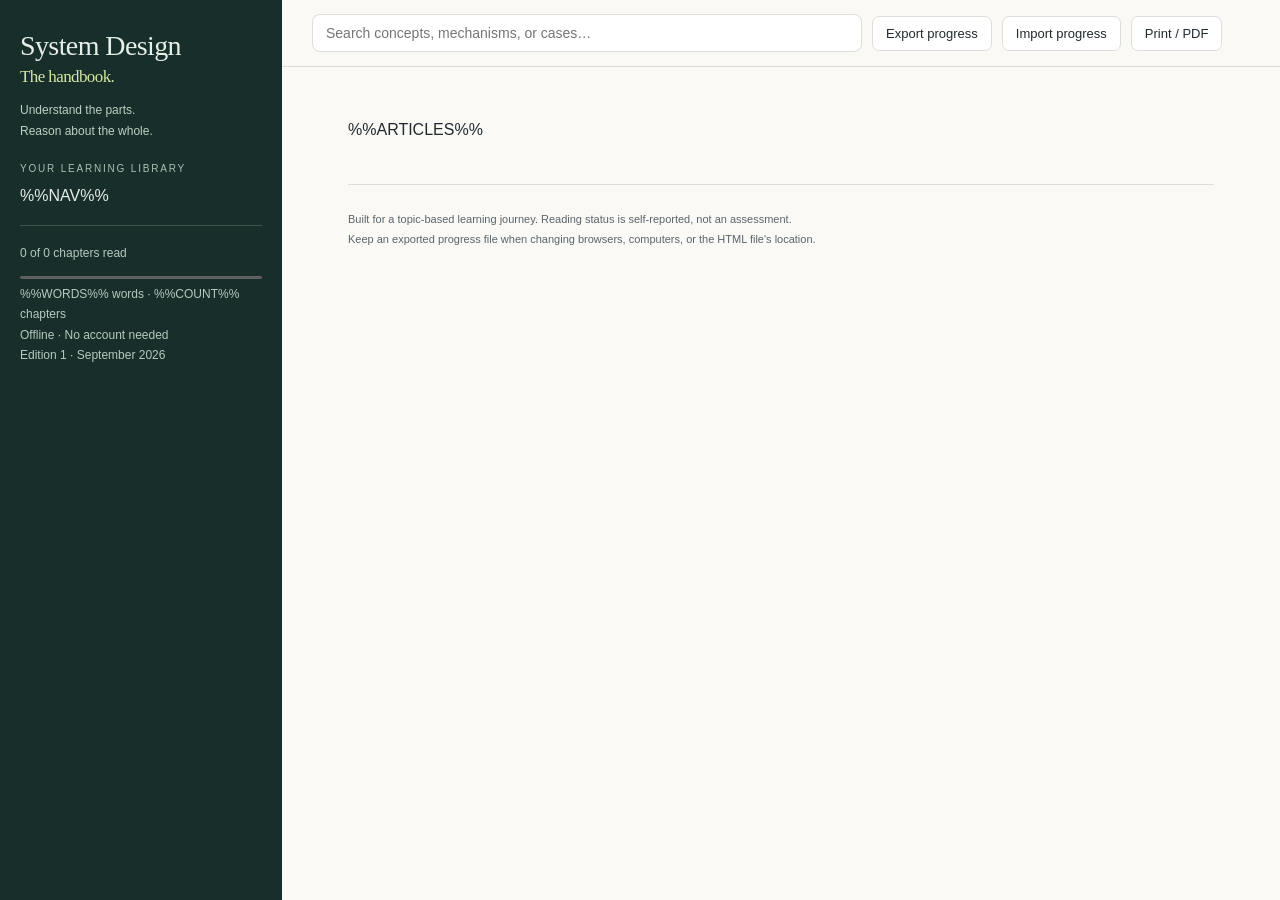
<file: system-design/work/shell.html>
<!doctype html>
<html lang="en">
<head><meta charset="utf-8"><meta name="viewport" content="width=device-width,initial-scale=1"><meta name="description" content="A portable system design handbook: detailed foundations, worked designs, notes, and AI tutor context."><title>System Design · The Handbook</title>
<style>
:root{--paper:#faf9f5;--card:#fff;--ink:#202a30;--muted:#58656d;--line:#dddeda;--accent:#315b4c;--soft:#edf2ec;--nav:#172e2a;--navtext:#e6eee8;--mono:#f0f1eb;--gold:#d5e7a5;font-family:Inter,ui-sans-serif,-apple-system,BlinkMacSystemFont,"Segoe UI",sans-serif;color:var(--ink);background:var(--paper);font-synthesis:none}*{box-sizing:border-box}body{margin:0}a{color:var(--accent);text-decoration-thickness:1px;text-underline-offset:3px}button,input,select,textarea{font:inherit}button{cursor:pointer}button:focus-visible,a:focus-visible,input:focus-visible,textarea:focus-visible,select:focus-visible,summary:focus-visible{outline:3px solid #b48529;outline-offset:4px}button{border:1px solid var(--line);background:var(--card);color:var(--ink);padding:9px 13px;border-radius:7px;font-size:13px}button:hover{background:var(--soft)}.skip{position:fixed;top:-100px;left:20px;z-index:50;background:white;padding:12px}.skip:focus{top:12px}.sidebar{position:fixed;inset:0 auto 0 0;width:282px;background:var(--nav);color:var(--navtext);padding:30px 20px 20px;overflow:auto;z-index:20}.brand{font-family:Georgia,serif;font-size:28px;line-height:1.12;margin-bottom:14px;letter-spacing:-.6px}.brand small{display:block;font-family:inherit;font-size:17px;color:var(--gold);margin-top:6px}.edition{font-size:10px;letter-spacing:1.8px;text-transform:uppercase;color:#abc0b4;margin:22px 0 13px}.chapter-link{display:flex;justify-content:space-between;gap:8px;text-decoration:none;color:#d1e0d5;padding:9px 10px;font-size:13px;border-radius:6px;line-height:1.35;margin:2px 0}.chapter-link:hover{background:#29423a}.chapter-link.active{background:#d5e7a5;color:#183329;font-weight:650}.nav-state{opacity:.85}.sidebar-foot{border-top:1px solid #41544b;margin-top:20px;padding-top:17px;font-size:12px;color:#b6c9bd;line-height:1.7}.sidebar-foot progress{width:100%;height:5px;accent-color:var(--gold)}.workspace{margin-left:282px}.toolbar{position:sticky;top:0;background:var(--paper);border-bottom:1px solid var(--line);z-index:10;padding:14px 30px;display:flex;align-items:center;gap:10px;flex-wrap:wrap}.search-wrap{position:relative;flex:1;min-width:180px;max-width:550px}.search-wrap input{width:100%;border:1px solid var(--line);background:var(--card);padding:10px 13px;border-radius:8px;color:var(--ink);font-size:14px}.toolbar .menu{display:none}.toolbar label.import{cursor:pointer;border:1px solid var(--line);border-radius:7px;font-size:13px;padding:9px 13px;background:var(--card)}#import{display:none}.content{max-width:990px;margin:auto;padding:54px 62px 80px}.chapter{scroll-margin-top:90px}.chapter[hidden]{display:none}.eyebrow{color:var(--accent);font-size:10px;font-weight:700;letter-spacing:2px;margin-bottom:21px}h1{font-family:Georgia,"Times New Roman",serif;font-size:clamp(34px,4.1vw,51px);line-height:1.1;font-weight:400;letter-spacing:-1.4px;margin:0 0 15px}.subtitle{font-family:Georgia,serif;font-size:25px;line-height:1.35;color:var(--muted);margin:0 0 24px}.chapter-meta{display:flex;gap:20px;font-size:11px;color:var(--muted);padding-bottom:25px;border-bottom:1px solid var(--line)}.chapter-map{background:var(--soft);margin:28px 0 35px;padding:17px 21px;border-radius:8px;font-size:13px}.chapter-map summary{cursor:pointer;font-weight:650}.chapter-map div{display:grid;gap:10px;margin-top:18px;grid-template-columns:1fr 1fr}.chapter-map a{text-decoration:none;line-height:1.5}p,li{font-size:16px;line-height:1.85}p{margin:0 0 19px}strong{font-weight:650}h2{font-family:Georgia,serif;font-weight:400;font-size:27px;line-height:1.25;letter-spacing:-.3px;margin:0}li{padding-left:4px;margin-bottom:9px}ul,ol{padding-left:25px;margin:17px 0 26px}.concept{scroll-margin-top:105px;margin:42px 0}.concept-heading{display:flex;align-items:flex-start;justify-content:space-between;gap:14px;margin-bottom:19px}.ask{flex-shrink:0;color:var(--accent);font-size:11px;padding:7px 9px;margin-top:2px;background:transparent}.table-wrap{overflow-x:auto;margin:24px 0;border:1px solid var(--line);border-radius:7px}table{border-collapse:collapse;width:100%;font-size:13px;line-height:1.7;min-width:480px}th{text-align:left;background:var(--soft);font-weight:650}th,td{padding:13px 16px;vertical-align:top;border-bottom:1px solid var(--line)}tr:last-child td{border-bottom:0}pre{padding:22px;overflow:auto;background:var(--mono);border:1px solid var(--line);border-radius:8px;font-size:12px;line-height:1.8;margin:23px 0;color:var(--ink)}code{font-family:ui-monospace,SFMono-Regular,Consolas,monospace;font-size:.86em;background:var(--mono);padding:2px 4px;border-radius:3px;overflow-wrap:anywhere}pre code{padding:0;font-size:inherit;overflow-wrap:normal;background:transparent}.diagram{background:#edf2e8;color:#203c2e;border-color:#d0ddc6}.learning{padding:28px;background:var(--soft);border-radius:10px;margin:48px 0 30px}.learning h2{font-size:24px;margin-bottom:12px}.learning p{font-size:13px;color:var(--muted)}.learning label{display:block;font-size:12px;font-weight:650;margin:18px 0 8px}.learning select,.learning textarea{display:block;width:100%;border:1px solid #c4cec4;background:var(--card);color:var(--ink);border-radius:6px;padding:12px;font-size:14px;line-height:1.6}.learning textarea{resize:vertical}.learning button{margin-top:15px}.pager{border-top:1px solid var(--line);padding-top:25px;display:flex;justify-content:space-between;gap:25px;font-size:13px;line-height:1.6}.pager a{text-decoration:none}.results{margin-bottom:28px}.results h2{margin-bottom:20px}.result{display:block;text-decoration:none;padding:17px 0;border-bottom:1px solid var(--line)}.result strong{display:block;font-size:17px}.result small{display:block;font-size:11px;color:var(--muted);margin:7px 0}.result p{font-size:13px;color:var(--muted);margin:0;line-height:1.7}.empty{padding:25px;background:var(--soft)}.search-dismiss{margin-bottom:25px}#toast{position:fixed;bottom:24px;left:calc(50% + 100px);transform:translateX(-50%);background:var(--nav);color:#fff;border:1px solid #617f6c;border-radius:9px;padding:13px 20px;font-size:13px;z-index:40;max-width:85vw;box-shadow:0 6px 28px #0002}#toast:empty{display:none}dialog{width:min(740px,93vw);border:1px solid var(--line);border-radius:12px;background:var(--paper);color:var(--ink);padding:28px}dialog::backdrop{background:#10231bb3}dialog h2{margin-bottom:16px}dialog p{font-size:14px}dialog textarea{width:100%;height:310px;font:13px/1.65 ui-monospace,monospace;padding:15px;background:var(--card);color:var(--ink);border:1px solid var(--line);border-radius:6px;resize:vertical}.dialog-actions{display:flex;gap:10px;margin-top:16px}.primary{background:var(--accent);color:white;border-color:var(--accent)}.primary:hover{background:#244d3f}.noscript{padding:18px;background:#ffe8ae;color:#34290d}.print-note{display:none}[hidden]{display:none!important}footer{border-top:1px solid var(--line);padding-top:25px;margin-top:45px;font-size:11px;color:var(--muted);line-height:1.8}.mobile-shade{display:none}
@media(max-width:1100px){.content{padding:40px 34px 70px}.toolbar{padding:12px 24px}.toolbar button,.toolbar label.import{font-size:11px;padding:9px}.sidebar{width:255px}.workspace{margin-left:255px}}
@media(max-width:780px){.sidebar{transform:translateX(-100%);transition:transform .2s;width:282px}.sidebar.open{transform:translateX(0)}.workspace{margin-left:0}.toolbar{padding:12px;gap:7px}.toolbar .menu{display:block}.search-wrap{max-width:none;min-width:170px}.content{padding:32px 22px 55px}.chapter-map div{grid-template-columns:1fr}.concept-heading{flex-wrap:wrap;gap:9px}.concept-heading h2{width:100%}.ask{margin:0}.chapter-meta{flex-wrap:wrap;gap:9px}p,li{font-size:15px}h1{font-size:38px}.subtitle{font-size:22px}pre{padding:16px;font-size:11px}.learning{padding:20px}.mobile-shade.open{display:block;position:fixed;inset:0;background:#0006;z-index:19}#toast{left:50%;width:max-content}.toolbar label.import{display:inline-block}}
@media print{.sidebar,.toolbar,.learning,.ask,.pager,.chapter-map,.results,#toast,dialog,footer,.mobile-shade{display:none!important}.workspace{margin:0}.content{max-width:none;padding:0}.chapter,.chapter[hidden]{display:block!important;break-before:page}.chapter:first-of-type{break-before:auto}.chapter-head{margin-bottom:24px}h1{font-size:30px}h2{font-size:20px}p,li{font-size:10.5pt;line-height:1.55}.concept{margin:23px 0}pre{white-space:pre-wrap;font-size:8pt}table{min-width:0;font-size:9pt}thead{display:table-header-group}tr{break-inside:avoid}.concept-heading{break-after:avoid}.print-note{display:block;font-size:10pt}a{color:inherit}body{background:white}}
</style></head>
<body><a class="skip" href="#main">Skip to reading</a><div class="mobile-shade" id="shade"></div>
<aside class="sidebar" id="sidebar" aria-label="Handbook navigation"><div class="brand">System Design<small>The handbook.</small></div><p style="font-size:12px;line-height:1.7;color:#bdd0c2">Understand the parts.<br>Reason about the whole.</p><div class="edition">Your learning library</div><nav>%%NAV%%</nav><div class="sidebar-foot"><span id="progress-label">0 chapters read</span><progress id="progress" max="%%COUNT%%" value="0" aria-label="Chapters read"></progress><div>%%WORDS%% words · %%COUNT%% chapters<br>Offline · No account needed<br>Edition 1 · September 2026</div></div></aside>
<div class="workspace"><header class="toolbar"><button type="button" class="menu" id="menu" aria-expanded="false" aria-controls="sidebar">Contents</button><div class="search-wrap"><label for="search" class="sr-only" style="position:absolute;width:1px;height:1px;overflow:hidden;clip-path:inset(50%)">Search the whole handbook</label><input id="search" type="search" placeholder="Search concepts, mechanisms, or cases…" autocomplete="off"></div><button id="export" type="button">Export progress</button><label class="import" for="import" tabindex="0" role="button">Import progress</label><input id="import" type="file" accept=".json,application/json"><button id="print" type="button">Print / PDF</button></header>
<main class="content" id="main"><noscript><p class="noscript">All chapters are available below. Search, notes, progress, and tutor-copy actions need JavaScript.</p></noscript><div class="print-note">System Design Handbook · Edition 1 · September 2026. All capacity figures are illustrative.</div><section class="results" id="results" aria-label="Search results" hidden></section>%%ARTICLES%%<footer>Built for a topic-based learning journey. Reading status is self-reported, not an assessment.<br>Keep an exported progress file when changing browsers, computers, or the HTML file's location.</footer></main></div>
<dialog id="copy-dialog" aria-labelledby="dialog-title"><h2 id="dialog-title">Take this to your tutor</h2><p id="dialog-description">Copy the text below into any LLM. Add your specific question at the end.</p><textarea id="copy-text" aria-label="Portable tutor context"></textarea><div class="dialog-actions"><button class="primary" id="copy-confirm" type="button">Copy text</button><button id="copy-close" type="button">Close</button></div></dialog><div id="toast" role="status" aria-live="polite"></div>
<script>
(()=>{'use strict';
const $=s=>document.querySelector(s), $$=s=>[...document.querySelectorAll(s)];
const articles=$$('.chapter'), ids=new Set(articles.map(a=>a.id)), KEY='system-design-handbook-progress-v1';
let state={version:1,lastChapter:'start',chapters:{}},storageOK=true,toastTimer;
function say(t){$('#toast').textContent=t;clearTimeout(toastTimer);toastTimer=setTimeout(()=>$('#toast').textContent='',4500)}
function clean(data){if(!data||data.version!==1||!data.chapters||typeof data.chapters!=='object'||Array.isArray(data.chapters))throw Error('Invalid progress file');const out={version:1,lastChapter:ids.has(data.lastChapter)?data.lastChapter:'start',chapters:{}};for(const id of ids){const v=data.chapters[id];if(!v)continue;if(!['new','reading','read','explain'].includes(v.status)||typeof v.notes!=='string'||v.notes.length>200000)throw Error('Invalid chapter data');out.chapters[id]={status:v.status,notes:v.notes}}return out}
try{const saved=localStorage.getItem(KEY);if(saved)state=clean(JSON.parse(saved))}catch(e){storageOK=false}
function save(){try{localStorage.setItem(KEY,JSON.stringify(state))}catch(e){if(storageOK)say('Browser saving unavailable. Export progress to keep your notes.');storageOK=false}}
function refresh(){let count=0;for(const a of articles){const v=state.chapters[a.id]||{status:'new',notes:''};a.querySelector('.status').value=v.status;a.querySelector('.notes').value=v.notes;const done=['read','explain'].includes(v.status);if(done)count++;const n=$('.chapter-link[data-chapter="'+a.id+'"] .nav-state');n.textContent=done?'✓':v.status==='reading'?'◐':'○'}$('#progress').value=count;$('#progress-label').textContent=count+' of '+articles.length+' chapters read'}
function closeMenu(){$('#sidebar').classList.remove('open');$('#shade').classList.remove('open');$('#menu').setAttribute('aria-expanded','false')}
function route(){let hash;try{hash=decodeURIComponent(location.hash.slice(1))}catch(e){hash='start'}const target=document.getElementById(hash),a=target?.closest('article')||document.getElementById(state.lastChapter)||articles[0];for(const x of articles)x.hidden=x!==a;$$('.chapter-link').forEach(n=>{const active=n.dataset.chapter===a.id;n.classList.toggle('active',active);if(active)n.setAttribute('aria-current','page');else n.removeAttribute('aria-current')});$('#results').hidden=true;$('#search').value='';state.lastChapter=a.id;save();closeMenu();document.title=a.querySelector('h1').textContent+' · System Design';if(target&&target!==a)requestAnimationFrame(()=>target.scrollIntoView({block:'start'}));else window.scrollTo(0,0)}
window.addEventListener('hashchange',route);
$$('.status,.notes').forEach(el=>el.addEventListener(el.classList.contains('notes')?'input':'change',()=>{const id=el.dataset.id,a=document.getElementById(id);state.chapters[id]={status:a.querySelector('.status').value,notes:a.querySelector('.notes').value};save();if(el.classList.contains('status'))refresh()}));
$('#menu').onclick=()=>{const open=$('#sidebar').classList.toggle('open');$('#shade').classList.toggle('open',open);$('#menu').setAttribute('aria-expanded',String(open))};$('#shade').onclick=closeMenu;
document.addEventListener('keydown',e=>{if(e.key==='Escape')closeMenu()});
$$('.chapter-link').forEach(a=>a.addEventListener('click',()=>{if(location.hash===a.getAttribute('href'))route()}));
const index=$$('.concept').map(s=>({id:s.id,title:s.querySelector('h2').textContent,chapter:s.closest('article').querySelector('h1').textContent,text:[...s.children].filter(x=>!x.classList.contains('concept-heading')).map(x=>x.textContent).join(' ')}));
let searchTimer;$('#search').addEventListener('input',()=>{clearTimeout(searchTimer);searchTimer=setTimeout(search,120)});
function search(){const q=$('#search').value.trim().toLowerCase();if(!q){route();return}const terms=q.split(/\s+/);let found=index.filter(s=>terms.every(t=>(s.title+' '+s.chapter+' '+s.text).toLowerCase().includes(t)));found.sort((a,b)=>Number(b.title.toLowerCase().includes(q))-Number(a.title.toLowerCase().includes(q)));const box=$('#results');box.replaceChildren();box.hidden=false;articles.forEach(a=>a.hidden=true);const h=document.createElement('h2');h.textContent=found.length+' matching sections';box.append(h);const back=document.createElement('button');back.className='search-dismiss';back.textContent='← Return to reading';back.onclick=route;box.append(back);if(!found.length){const p=document.createElement('p');p.className='empty';p.textContent='No match. Try a shorter phrase such as “retry”, “index”, or “fan-out”.';box.append(p)}for(const s of found.slice(0,80)){const a=document.createElement('a');a.href='#'+s.id;a.className='result';const t=document.createElement('strong');t.textContent=s.title;const c=document.createElement('small');c.textContent=s.chapter;const p=document.createElement('p');const pos=s.text.toLowerCase().indexOf(terms[0]);const from=Math.max(0,pos-65);p.textContent=(from?'…':'')+s.text.slice(from,from+240)+'…';a.append(t,c,p);a.onclick=()=>{if(location.hash==='#'+s.id)route()};box.append(a)}window.scrollTo(0,0)}
function dialog(text,title='Take this to your tutor'){$('#dialog-title').textContent=title;$('#copy-text').value=text;$('#copy-dialog').showModal();$('#copy-text').focus();$('#copy-text').select()}
const tutor='Act as my patient system design tutor. My experience is very basic. My primary goal is interviews; my secondary goal is designing better systems at work. I am reading a detailed handbook and asking for help on this passage. Explain ONE small idea at a time, using a concrete example, then pause for my questions. Explain before quizzing. Stay with my confusion until I am satisfied. Give hints before solutions during exercises. Correct inaccuracies in the passage if you find them, and distinguish assumptions from guarantees. Do not treat exposure as mastery.';
let selection='';document.addEventListener('selectionchange',()=>{const sel=window.getSelection();if(sel&&sel.toString().trim()&&sel.anchorNode&&$('#main').contains(sel.anchorNode))selection=sel.toString().trim();else if(!$('#copy-dialog').open)selection=''});
$$('.ask').forEach(b=>{b.addEventListener('pointerdown',()=>{const s=window.getSelection()?.toString().trim();if(s)selection=s});b.onclick=()=>{const sec=b.closest('section'),a=b.closest('article');const passage=selection||[...sec.children].filter(x=>!x.classList.contains('concept-heading')).map(x=>x.innerText).join('\n\n');dialog(tutor+'\n\nHANDBOOK: Edition 1 · September 2026\nCHAPTER: '+a.querySelector('h1').textContent+'\nSECTION: '+sec.querySelector('h2').textContent+'\nREFERENCE: #'+sec.id+'\n\nPASSAGE:\n'+passage+'\n\nMY QUESTION: [Write what is confusing, or ask for a simpler explanation.]');selection=''}});
$$('.checkpoint').forEach(b=>b.onclick=()=>{const a=document.getElementById(b.dataset.id),v=state.chapters[a.id]||{status:'new',notes:''};dialog('SYSTEM DESIGN LEARNING CHECKPOINT\nApproach: detailed notes first; interactive AI help on confusing concepts; interview practice afterward.\nLevel: very basic. Goal: system design interviews, then better design at work.\nHandbook: Edition 1 · September 2026\nChapter: '+a.querySelector('h1').textContent+'\nSelf-reported status: '+v.status+'\nQuestions / evidence:\n'+(v.notes||'No notes recorded.')+'\n\n'+tutor+'\n\nPlease ask which recorded question I want to discuss, or continue from the question I provide.','Chapter checkpoint')});
$('#copy-close').onclick=()=>$('#copy-dialog').close();$('#copy-confirm').onclick=async()=>{const text=$('#copy-text').value;try{await navigator.clipboard.writeText(text);say('Copied. Paste into any LLM.')}catch(e){$('#copy-text').focus();$('#copy-text').select();if(document.execCommand('copy'))say('Copied. Paste into any LLM.');else say('Text selected. Use your keyboard copy command.')}};
function download(name,text){const url=URL.createObjectURL(new Blob([text],{type:'application/json'}));const a=document.createElement('a');a.href=url;a.download=name;document.body.append(a);a.click();a.remove();setTimeout(()=>URL.revokeObjectURL(url),1000)}
$('#export').onclick=()=>download('system-design-progress.json',JSON.stringify({...state,exportedAt:new Date().toISOString()},null,2));
$('.import').addEventListener('keydown',e=>{if(e.key==='Enter'||e.key===' '){e.preventDefault();$('#import').click()}});
$('#import').onchange=async e=>{const f=e.target.files[0];if(!f)return;try{if(f.size>5000000)throw Error('File too large');const next=clean(JSON.parse(await f.text()));if(!confirm('Replace the reading status and notes in this browser with this progress file? Export first if you want a backup.'))return;state=next;save();refresh();history.replaceState(null,'','#'+state.lastChapter);route();say('Progress imported.')}catch(err){say('Could not import: use a valid handbook progress JSON file.')}finally{e.target.value=''}};
$('#print').onclick=()=>window.print();refresh();route();if(!storageOK)say('Browser saving unavailable. Export progress before leaving.');
})();
</script></body></html>
</file>
<file: dsa/styles.css>
:root {
  --bg: #f4f1ea;
  --panel: #fffdf8;
  --ink: #1d2a27;
  --muted: #66706d;
  --line: #ddd8cc;
  --accent: #e75d38;
  --accent-soft: #f9dfd5;
  --green: #1e6a55;
  --green-soft: #dcebe5;
  --code: #172522;
  --code-ink: #e8eee9;
  --shadow: 0 18px 50px rgba(41, 47, 43, .08);
}

[data-theme="dark"] {
  --bg: #121917;
  --panel: #19221f;
  --ink: #eff5f1;
  --muted: #a4b0ab;
  --line: #33403b;
  --accent: #ff7c55;
  --accent-soft: #472b22;
  --green: #70c9aa;
  --green-soft: #203d34;
  --code: #0d1311;
  --code-ink: #e8eee9;
  --shadow: 0 18px 50px rgba(0, 0, 0, .2);
}

* { box-sizing: border-box; }
html { scroll-behavior: smooth; }
body { margin: 0; background: var(--bg); color: var(--ink); font-family: Manrope, sans-serif; }
button, input { font: inherit; }
button, a { -webkit-tap-highlight-color: transparent; }
a { color: inherit; text-decoration: none; }
.shell { min-height: 100vh; display: grid; grid-template-columns: 290px 1fr; }
.sidebar { position: sticky; top: 0; height: 100vh; overflow-y: auto; padding: 28px 22px; background: var(--panel); border-right: 1px solid var(--line); z-index: 20; }
.brand { display: flex; align-items: center; gap: 12px; font-weight: 800; letter-spacing: -.03em; font-size: 19px; }
.brand-mark { display: grid; place-items: center; width: 38px; height: 38px; border-radius: 11px; background: var(--ink); color: var(--panel); font-family: "DM Mono", monospace; font-size: 13px; }
.progress-card { margin: 30px 0 28px; padding: 15px; background: var(--bg); border-radius: 14px; }
.progress-copy { display: flex; justify-content: space-between; color: var(--muted); font-size: 12px; }
.progress-copy strong { color: var(--ink); }
.progress-track { height: 6px; margin-top: 10px; overflow: hidden; border-radius: 99px; background: var(--line); }
.progress-track span { display: block; width: 0; height: 100%; border-radius: inherit; background: var(--accent); transition: width .35s ease; }
.nav-group { margin-bottom: 22px; }
.nav-group-title { padding: 0 9px; margin-bottom: 7px; color: var(--muted); font-size: 10px; font-weight: 800; letter-spacing: .11em; text-transform: uppercase; }
.nav-item { display: flex; align-items: center; gap: 10px; padding: 8px 9px; border-radius: 9px; color: var(--muted); font-size: 12px; }
.nav-item:hover, .nav-item.active { background: var(--bg); color: var(--ink); }
.nav-num { flex: 0 0 25px; font-family: "DM Mono", monospace; font-size: 10px; }
.nav-item.done .nav-num { color: var(--green); font-weight: 700; }
main { min-width: 0; }
.topbar { position: sticky; top: 0; z-index: 10; height: 70px; display: flex; align-items: center; justify-content: space-between; padding: 0 4vw; background: color-mix(in srgb, var(--bg) 86%, transparent); border-bottom: 1px solid var(--line); backdrop-filter: blur(16px); }
.crumb { color: var(--muted); font-size: 13px; font-weight: 700; }
.top-actions { display: flex; align-items: center; gap: 10px; }
.icon-button, .quiet-button { border: 0; color: var(--muted); background: transparent; cursor: pointer; }
.icon-button { width: 38px; height: 38px; border-radius: 10px; font-size: 18px; }
.icon-button:hover { background: var(--panel); }
.quiet-button { font-size: 12px; }
.menu-button { display: none; }
#app { width: min(100% - 8vw, 960px); margin: 0 auto; padding: 68px 0 100px; outline: none; }
.eyebrow { margin: 0 0 14px; color: var(--accent); font-size: 11px; font-weight: 800; letter-spacing: .14em; text-transform: uppercase; }
h1 { max-width: 780px; margin: 0; font-size: clamp(38px, 6vw, 72px); line-height: 1.03; letter-spacing: -.055em; }
h2 { margin: 0; font-size: clamp(25px, 3vw, 36px); letter-spacing: -.04em; }
.lead { max-width: 680px; margin: 25px 0 0; color: var(--muted); font-size: 17px; line-height: 1.75; }
.hero-actions { display: flex; gap: 12px; margin-top: 32px; }
.primary-button, .secondary-button { display: inline-flex; align-items: center; justify-content: center; min-height: 46px; padding: 0 19px; border: 1px solid transparent; border-radius: 12px; font-weight: 800; font-size: 13px; cursor: pointer; }
.primary-button { background: var(--accent); color: #fff; }
.secondary-button { border-color: var(--line); background: var(--panel); color: var(--ink); }
.section-heading { display: flex; align-items: end; justify-content: space-between; margin: 76px 0 20px; }
.section-heading p { margin: 0; color: var(--muted); font-size: 12px; }
.topic-grid { display: grid; grid-template-columns: repeat(2, 1fr); gap: 14px; }
.topic-card { display: block; padding: 22px; background: var(--panel); border: 1px solid var(--line); border-radius: 17px; box-shadow: var(--shadow); transition: transform .2s ease, border-color .2s ease; }
.topic-card:hover { transform: translateY(-3px); border-color: var(--accent); }
.topic-top { display: flex; align-items: center; justify-content: space-between; }
.topic-count { color: var(--muted); font-family: "DM Mono", monospace; font-size: 11px; }
.topic-card h3 { margin: 26px 0 7px; font-size: 18px; letter-spacing: -.02em; }
.topic-card p { margin: 0; color: var(--muted); font-size: 12px; line-height: 1.6; }
.topic-icon { display: grid; place-items: center; width: 38px; height: 38px; border-radius: 11px; background: var(--green-soft); color: var(--green); font-weight: 800; }
.question-header { max-width: 800px; }
.meta { display: flex; flex-wrap: wrap; gap: 8px; margin-bottom: 18px; }
.pill { padding: 6px 10px; border-radius: 99px; background: var(--panel); border: 1px solid var(--line); color: var(--muted); font-size: 10px; font-weight: 800; text-transform: uppercase; letter-spacing: .06em; }
.pill.easy { background: var(--green-soft); border-color: transparent; color: var(--green); }
.pill.medium { background: var(--accent-soft); border-color: transparent; color: var(--accent); }
.problem-card { margin-top: 38px; padding: clamp(24px, 4vw, 42px); background: var(--panel); border: 1px solid var(--line); border-radius: 22px; box-shadow: var(--shadow); }
.problem-card h2 { margin-bottom: 16px; font-size: 19px; }
.problem-card p { color: var(--muted); line-height: 1.8; }
pre { position: relative; overflow-x: auto; margin: 20px 0 0; padding: 20px; border-radius: 13px; background: var(--code); color: var(--code-ink); font: 13px/1.7 "DM Mono", monospace; white-space: pre-wrap; }
code { font-family: "DM Mono", monospace; }
.concepts { display: flex; flex-wrap: wrap; gap: 7px; margin-top: 22px; }
.concept { padding: 6px 9px; border-radius: 7px; background: var(--bg); color: var(--muted); font-size: 11px; }
.reveal-list { margin-top: 28px; border-top: 1px solid var(--line); }
.reveal { border-bottom: 1px solid var(--line); }
.reveal summary { display: flex; align-items: center; gap: 13px; padding: 22px 3px; cursor: pointer; font-weight: 800; list-style: none; }
.reveal summary::-webkit-details-marker { display: none; }
.reveal summary::after { content: "+"; margin-left: auto; color: var(--muted); font-size: 22px; font-weight: 400; }
.reveal[open] summary::after { content: "−"; }
.reveal-index { color: var(--accent); font: 11px "DM Mono", monospace; }
.reveal-body { padding: 0 3px 25px 39px; color: var(--muted); font-size: 14px; line-height: 1.75; }
.reveal-body p:first-child { margin-top: 0; }
.reveal-body ol, .reveal-body ul { padding-left: 20px; }
.question-footer { display: flex; justify-content: space-between; gap: 14px; margin-top: 35px; }
.complete-button.done { background: var(--green); }
.empty-state { padding: 36px; border: 1px dashed var(--line); border-radius: 16px; color: var(--muted); text-align: center; }
.scrim { display: none; }

@media (max-width: 820px) {
  .shell { display: block; }
  .sidebar { position: fixed; left: 0; transform: translateX(-105%); width: min(310px, 88vw); transition: transform .25s ease; }
  .sidebar.open { transform: translateX(0); }
  .scrim { position: fixed; inset: 0; z-index: 15; background: rgba(0,0,0,.35); }
  .scrim.open { display: block; }
  .menu-button { display: block; }
  .topbar { padding: 0 5vw; }
  #app { width: min(100% - 10vw, 960px); padding-top: 48px; }
  .topic-grid { grid-template-columns: 1fr; }
  .quiet-button { display: none; }
}

@media (max-width: 520px) {
  h1 { font-size: 40px; }
  .hero-actions, .question-footer { flex-direction: column; }
  .primary-button, .secondary-button { width: 100%; }
  .reveal-body { padding-left: 3px; }
}
</file>
